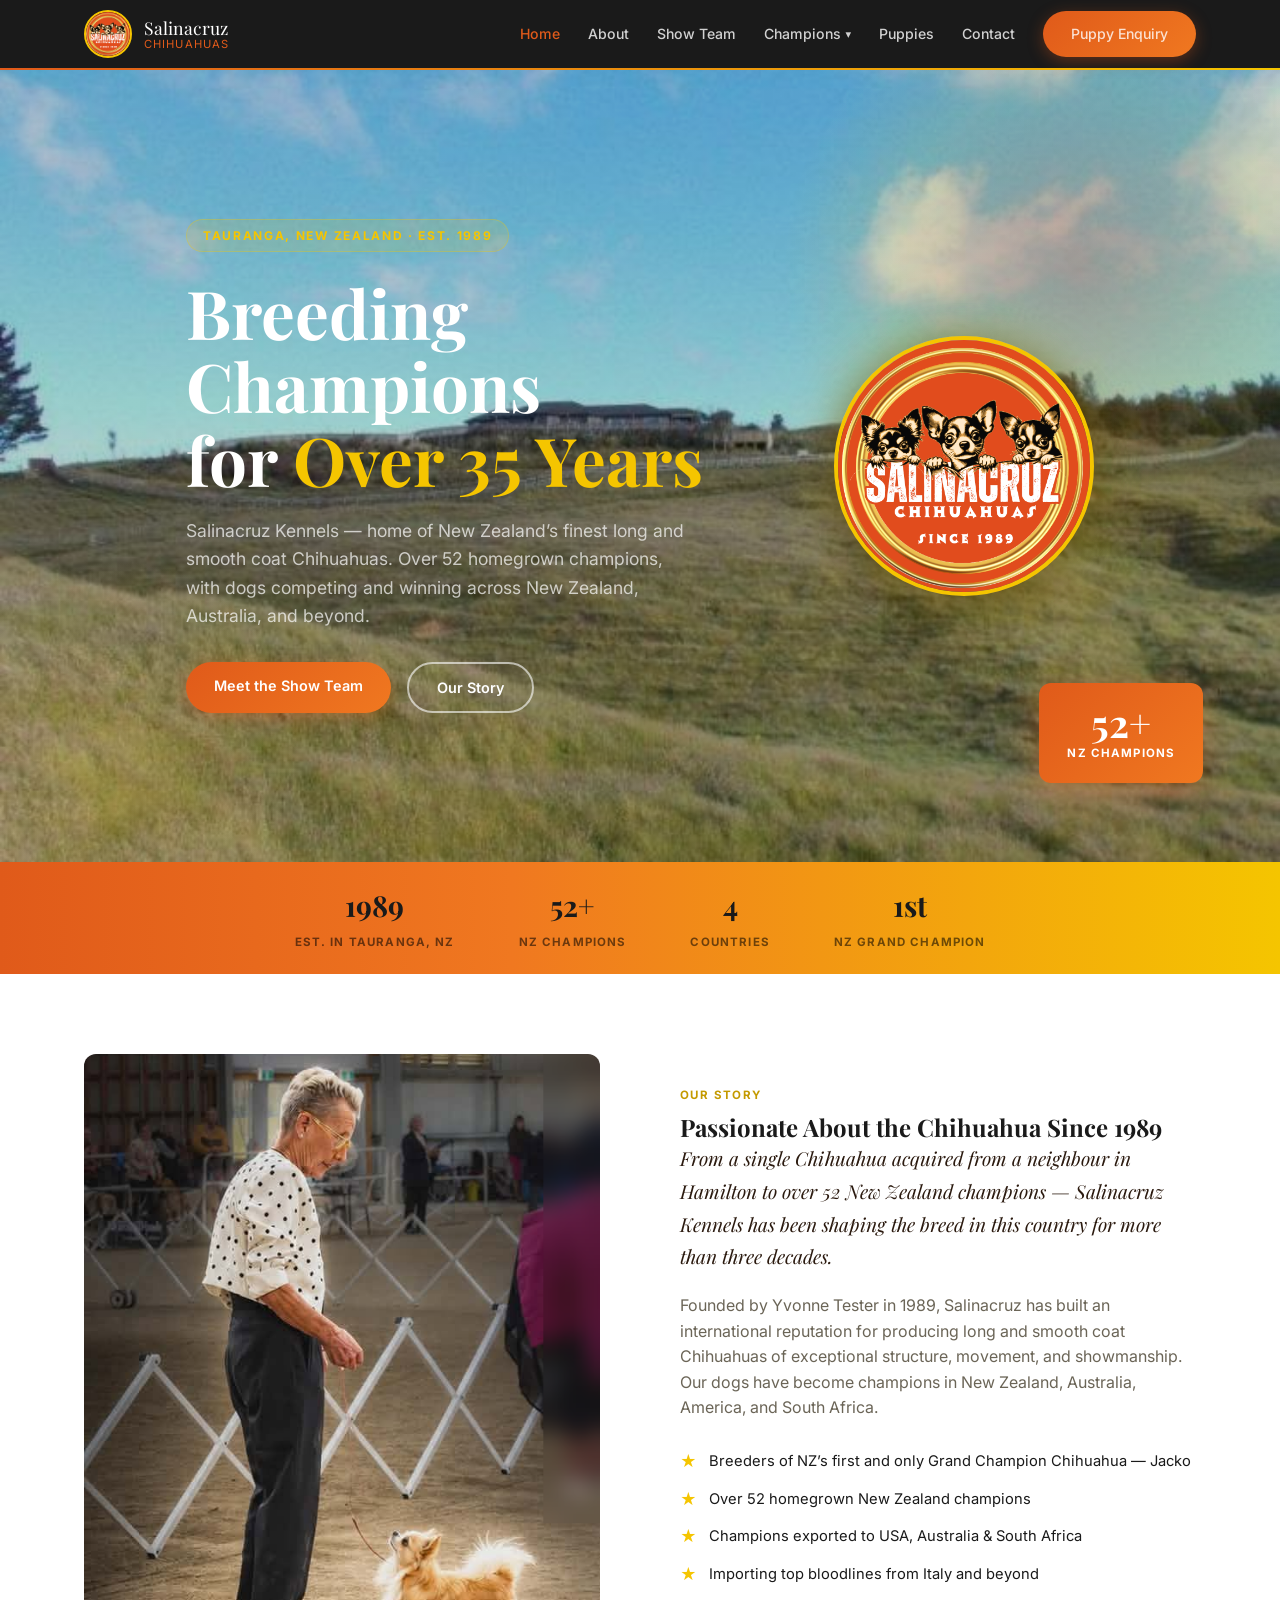
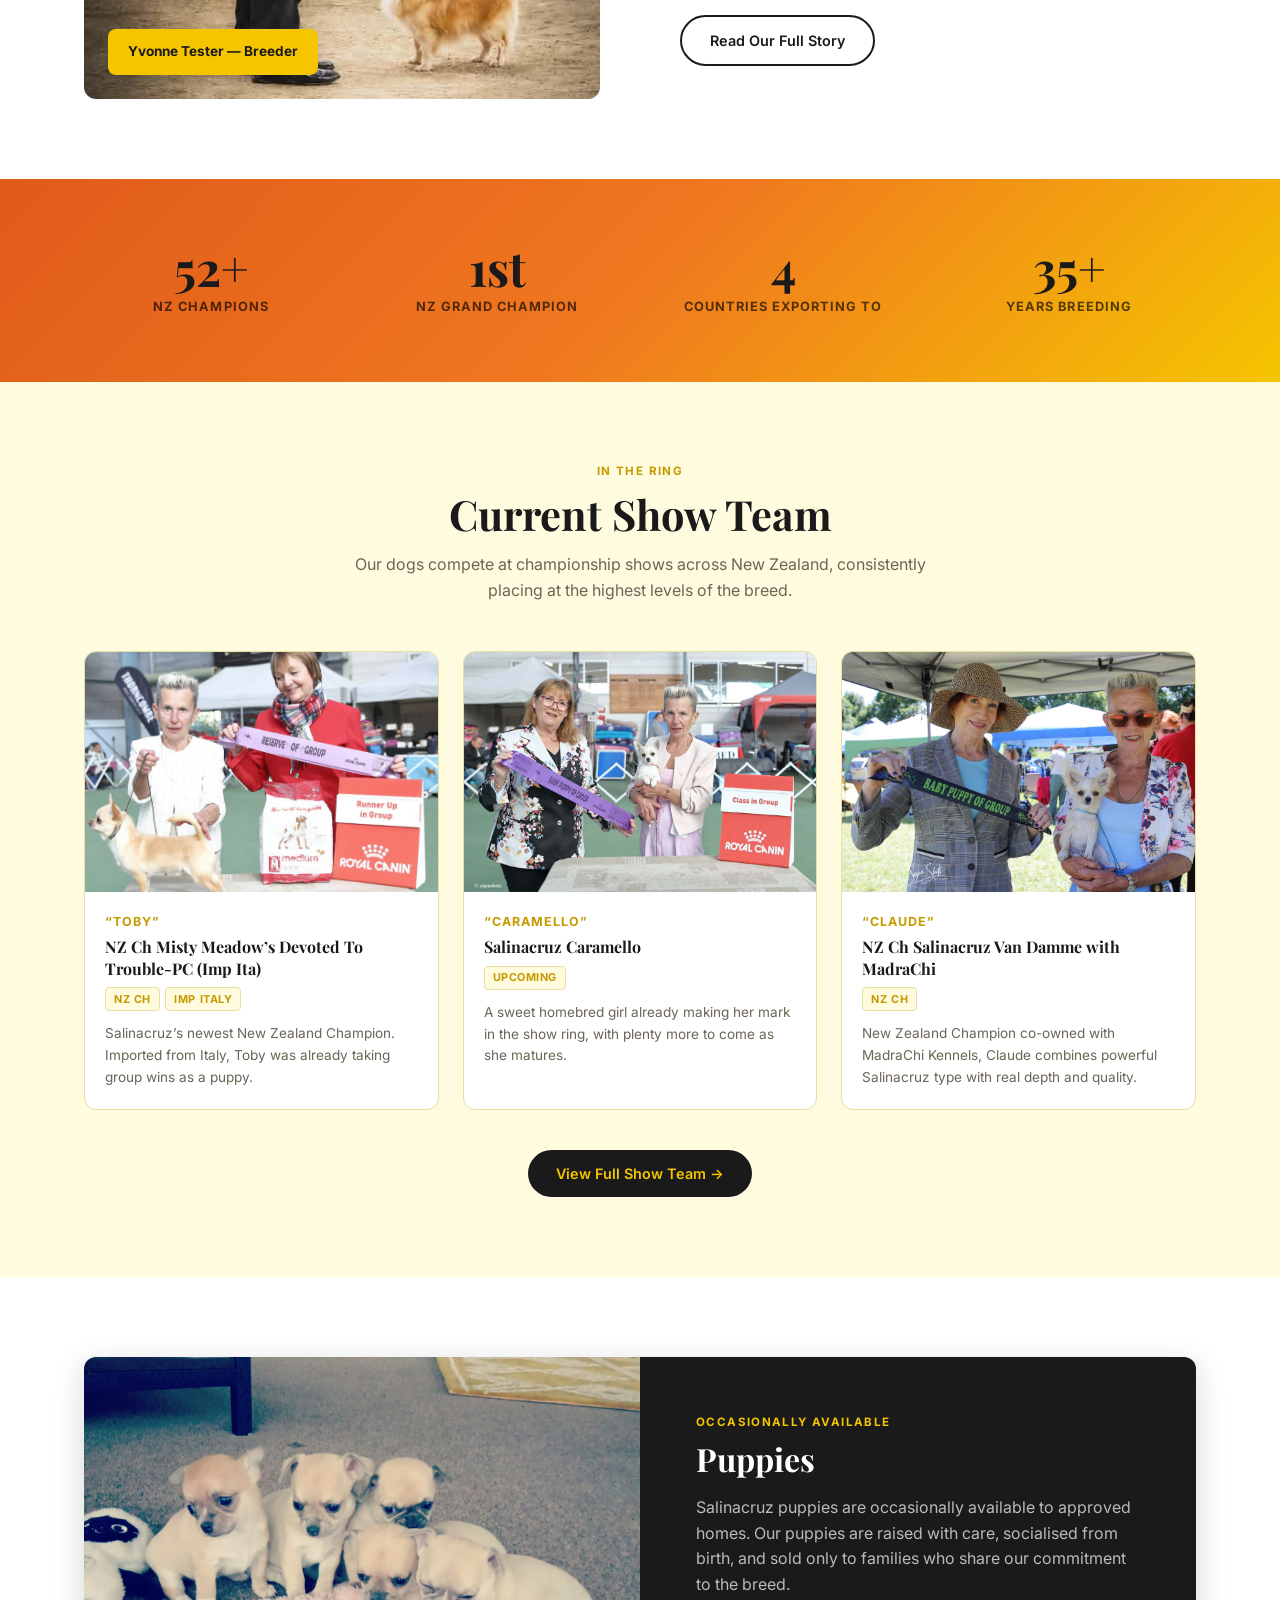
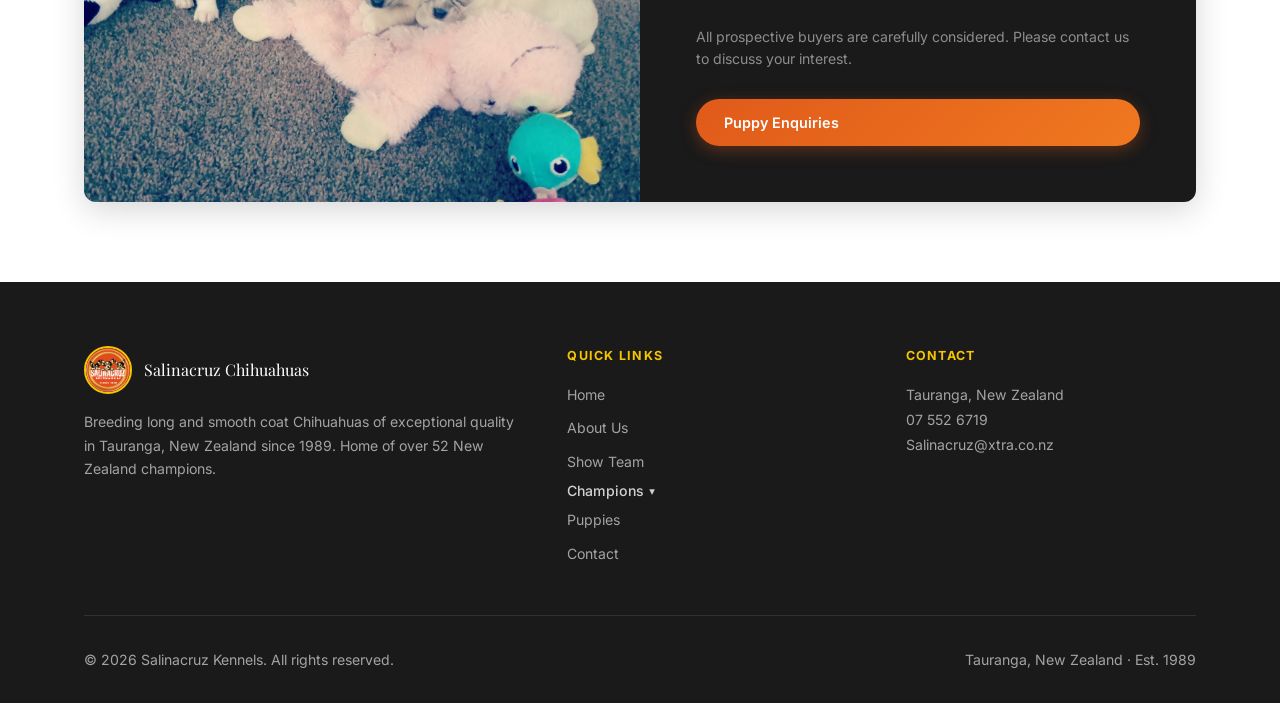
<file: index.html>
﻿<!DOCTYPE html>
<html lang="en">
<head>
  <meta charset="UTF-8" />
  <meta name="viewport" content="width=device-width, initial-scale=1.0" />
  <title>Salinacruz Chihuahuas &mdash; Tauranga, New Zealand</title>
  <link rel="preconnect" href="https://fonts.googleapis.com" />
  <link rel="preconnect" href="https://fonts.gstatic.com" crossorigin />
  <link href="https://fonts.googleapis.com/css2?family=Playfair+Display:ital,wght@0,400;0,700;1,400&family=Inter:wght@300;400;500;600;700&display=swap" rel="stylesheet" />
  <link rel="icon" type="image/png" href="assets/images/logo.png" />
  <link rel="stylesheet" href="css/styles.css" />
  <style>
    .hero__content { max-width: 1160px; display: flex; align-items: center; justify-content: space-between; gap: 3rem; }
    .hero__text { flex: 1; max-width: 600px; }
    .hero__logo-hero { flex-shrink: 0; }
    .hero__logo-hero img { width: 260px; height: 260px; border-radius: 50%; border: 4px solid var(--yellow); box-shadow: 0 0 60px rgba(245,197,0,.35), 0 8px 40px rgba(0,0,0,.5); object-fit: cover; display: block; }
    @media (max-width: 860px) {
      .hero__content { flex-direction: column-reverse; align-items: flex-start; gap: 2rem; }
      .hero__logo-hero img { width: 160px; height: 160px; }
    }
  </style>
</head>
<body>

  <!-- ===== NAV ===== -->
  <header id="site-header">
    <nav class="nav container">
      <a href="index.html" class="nav__logo">
        <img src="assets/images/logo.png" alt="Salinacruz Chihuahuas" class="nav__logo-img" onerror="this.style.display='none'" />
        <div class="nav__logo-name">Salinacruz <span>Chihuahuas</span></div>
      </a>
      <button class="nav__toggle" aria-label="Toggle menu" aria-expanded="false">
        <span></span><span></span><span></span>
      </button>
      <ul class="nav__links">
        <li><a href="index.html" class="active">Home</a></li>
        <li><a href="about.html">About</a></li>
        <li><a href="show-team.html">Show Team</a></li>
        <li class="nav__item">
          <button class="nav__dropdown-btn" aria-expanded="false">Champions</button>
          <ul class="nav__submenu">
            <li><a href="champions.html">Champions</a></li>
            <li><a href="imports.html">Imports</a></li>
          </ul>
        </li>
        <li><a href="puppies.html">Puppies</a></li>
        <li><a href="contact.html">Contact</a></li>
        <li><a href="contact.html" class="btn btn--primary nav__cta">Puppy Enquiry</a></li>
      </ul>
    </nav>
  </header>

  <main>

    <!-- ===== HERO ===== -->
    <section class="hero">
      <div class="hero__bg"></div>
      <div class="hero__photo"></div>
      <div class="hero__accent"></div>
      <div class="hero__accent2"></div>
      <div class="hero__content container">
        <div class="hero__text">
          <span class="hero__eyebrow">Tauranga, New Zealand &middot; Est. 1989</span>
          <h1 class="hero__title">
            Breeding Champions<br>for <em>Over 35 Years</em>
          </h1>
          <p class="hero__subtitle">Salinacruz Kennels — home of New Zealand&rsquo;s finest long and smooth coat Chihuahuas. Over 52 homegrown champions, with dogs competing and winning across New Zealand, Australia, and beyond.</p>
          <div class="hero__ctas">
            <a href="show-team.html" class="btn btn--primary">Meet the Show Team</a>
            <a href="about.html" class="btn btn--outline-light">Our Story</a>
          </div>
        </div>
        <div class="hero__logo-hero">
          <img src="assets/images/logo.png" alt="Salinacruz Chihuahuas" />
        </div>
      </div>
      <div class="hero__badge">
        <span class="hero__badge-num">52+</span>
        <span class="hero__badge-label">NZ Champions</span>
      </div>
    </section>

    <!-- ===== STATS BAR ===== -->
    <div class="stats-bar">
      <div class="container">
        <div class="stats-bar__grid">
          <div class="stat-item">
            <span class="stat-number">1989</span>
            <span class="stat-label">Est. in Tauranga, NZ</span>
          </div>
          <div class="stat-item">
            <span class="stat-number">52+</span>
            <span class="stat-label">NZ Champions</span>
          </div>
          <div class="stat-item">
            <span class="stat-number">4</span>
            <span class="stat-label">Countries</span>
          </div>
          <div class="stat-item">
            <span class="stat-number">1st</span>
            <span class="stat-label">NZ Grand Champion</span>
          </div>
        </div>
      </div>
    </div>

    <!-- ===== ABOUT ===== -->
    <section class="section" id="about">
      <div class="container">
        <div class="about__grid">
          <div class="about__img reveal">
            <img src="assets/images/yvonne.png" alt="Yvonne Tester — Salinacruz Kennels" onerror="this.style.display='none'" />
            <div class="about__img-badge">Yvonne Tester &mdash; Breeder</div>
          </div>
          <div class="about__text reveal">
            <span class="eyebrow">Our Story</span>
            <h2>Passionate About the Chihuahua Since 1989</h2>
            <p class="lead">From a single Chihuahua acquired from a neighbour in Hamilton to over 52 New Zealand champions &mdash; Salinacruz Kennels has been shaping the breed in this country for more than three decades.</p>
            <p>Founded by Yvonne Tester in 1989, Salinacruz has built an international reputation for producing long and smooth coat Chihuahuas of exceptional structure, movement, and showmanship. Our dogs have become champions in New Zealand, Australia, America, and South Africa.</p>
            <div class="about__highlights">
              <div class="highlight">Breeders of NZ&rsquo;s first and only Grand Champion Chihuahua &mdash; Jacko</div>
              <div class="highlight">Over 52 homegrown New Zealand champions</div>
              <div class="highlight">Champions exported to USA, Australia &amp; South Africa</div>
              <div class="highlight">Importing top bloodlines from Italy and beyond</div>
            </div>
            <a href="about.html" class="btn btn--outline">Read Our Full Story</a>
          </div>
        </div>
      </div>
    </section>

    <!-- ===== ACHIEVEMENT BAND ===== -->
    <div class="achieve-band">
      <div class="container">
        <div class="achieve-grid">
          <div class="achieve-item">
            <span class="achieve-num">52+</span>
            <span class="achieve-label">NZ Champions</span>
          </div>
          <div class="achieve-item">
            <span class="achieve-num">1st</span>
            <span class="achieve-label">NZ Grand Champion</span>
          </div>
          <div class="achieve-item">
            <span class="achieve-num">4</span>
            <span class="achieve-label">Countries Exporting To</span>
          </div>
          <div class="achieve-item">
            <span class="achieve-num">35+</span>
            <span class="achieve-label">Years Breeding</span>
          </div>
        </div>
      </div>
    </div>

    <!-- ===== SHOW TEAM PREVIEW ===== -->
    <section class="section section--alt">
      <div class="container">
        <div class="section__header reveal">
          <span class="eyebrow">In the Ring</span>
          <h2>Current Show Team</h2>
          <p class="section__desc">Our dogs compete at championship shows across New Zealand, consistently placing at the highest levels of the breed.</p>
        </div>
        <div class="dogs-grid">

          <div class="dog-card reveal">
            <div class="dog-card__photo">
              <img src="assets/images/dog-toby.jpg" alt="Toby" onerror="this.style.display='none'" />
              <div class="dog-card__photo-placeholder">&#128054;</div>
            </div>
            <div class="dog-card__body">
              <div class="dog-card__nickname">&ldquo;Toby&rdquo;</div>
              <h3 class="dog-card__name">NZ Ch Misty Meadow&rsquo;s Devoted To Trouble-PC (Imp Ita)</h3>
              <div class="dog-card__titles">
                <span class="dog-card__title-badge">NZ Ch</span>
                <span class="dog-card__title-badge">Imp Italy</span>
              </div>
              <p class="dog-card__desc">Salinacruz&rsquo;s newest New Zealand Champion. Imported from Italy, Toby was already taking group wins as a puppy.</p>
            </div>
          </div>

          <div class="dog-card reveal">
            <div class="dog-card__photo">
              <img src="assets/images/dog-caramello.jpg" alt="Caramello" onerror="this.style.display='none'" />
              <div class="dog-card__photo-placeholder">&#128054;</div>
            </div>
            <div class="dog-card__body">
              <div class="dog-card__nickname">&ldquo;Caramello&rdquo;</div>
              <h3 class="dog-card__name">Salinacruz Caramello</h3>
              <div class="dog-card__titles">
                <span class="dog-card__title-badge">Upcoming</span>
              </div>
              <p class="dog-card__desc">A sweet homebred girl already making her mark in the show ring, with plenty more to come as she matures.</p>
            </div>
          </div>

          <div class="dog-card reveal">
            <div class="dog-card__photo">
              <img src="assets/images/dog-claude.jpg" alt="Claude" onerror="this.style.display='none'" />
              <div class="dog-card__photo-placeholder">&#128054;</div>
            </div>
            <div class="dog-card__body">
              <div class="dog-card__nickname">&ldquo;Claude&rdquo;</div>
              <h3 class="dog-card__name">NZ Ch Salinacruz Van Damme with MadraChi</h3>
              <div class="dog-card__titles">
                <span class="dog-card__title-badge">NZ Ch</span>
              </div>
              <p class="dog-card__desc">New Zealand Champion co-owned with MadraChi Kennels, Claude combines powerful Salinacruz type with real depth and quality.</p>
            </div>
          </div>

        </div>
        <div class="reveal" style="text-align:center; margin-top:2.5rem;">
          <a href="show-team.html" class="btn btn--dark">View Full Show Team &rarr;</a>
        </div>
      </div>
    </section>

    <!-- ===== PUPPIES CTA ===== -->
    <section class="section">
      <div class="container">
        <div class="puppies-cta reveal">
          <div class="puppies-cta__img">
            <img src="assets/images/puppies.jpg" alt="Salinacruz puppies" />
          </div>
          <div class="puppies-cta__text">
            <span class="eyebrow" style="color:var(--yellow);">Occasionally Available</span>
            <h2>Puppies</h2>
            <p>Salinacruz puppies are occasionally available to approved homes. Our puppies are raised with care, socialised from birth, and sold only to families who share our commitment to the breed.</p>
            <p style="margin-bottom:1.75rem; color:rgba(255,255,255,.5); font-size:.88rem;">All prospective buyers are carefully considered. Please contact us to discuss your interest.</p>
            <a href="puppies.html" class="btn btn--primary">Puppy Enquiries</a>
          </div>
        </div>
      </div>
    </section>

  </main>

  <!-- ===== FOOTER ===== -->
  <footer class="footer">
    <div class="container">
      <div class="footer__grid">
        <div>
          <div class="footer__logo">
            <img src="assets/images/logo.png" alt="Salinacruz Chihuahuas" class="footer__logo-img" onerror="this.style.display='none'" />
            <div class="footer__logo-name">Salinacruz Chihuahuas</div>
          </div>
          <p>Breeding long and smooth coat Chihuahuas of exceptional quality in Tauranga, New Zealand since 1989. Home of over 52 New Zealand champions.</p>
        </div>
        <div>
          <h5>Quick Links</h5>
          <ul class="footer__links">
            <li><a href="index.html">Home</a></li>
            <li><a href="about.html">About Us</a></li>
            <li><a href="show-team.html">Show Team</a></li>
            <li class="nav__item">
          <button class="nav__dropdown-btn" aria-expanded="false">Champions</button>
          <ul class="nav__submenu">
            <li><a href="champions.html">Champions</a></li>
            <li><a href="imports.html">Imports</a></li>
          </ul>
        </li>
            <li><a href="puppies.html">Puppies</a></li>
            <li><a href="contact.html">Contact</a></li>
          </ul>
        </div>
        <div class="footer__contact">
          <h5>Contact</h5>
          <p>Tauranga, New Zealand</p>
          <a href="tel:075526719">07 552 6719</a>
          <a href="mailto:Salinacruz@xtra.co.nz">Salinacruz@xtra.co.nz</a>
        </div>
      </div>
      <div class="footer__bottom">
        <p>&copy; 2026 Salinacruz Kennels. All rights reserved.</p>
        <p>Tauranga, New Zealand &middot; Est. 1989</p>
      </div>
    </div>
  </footer>

  <script src="js/nav.js"></script>
</body>
</html>
</file>
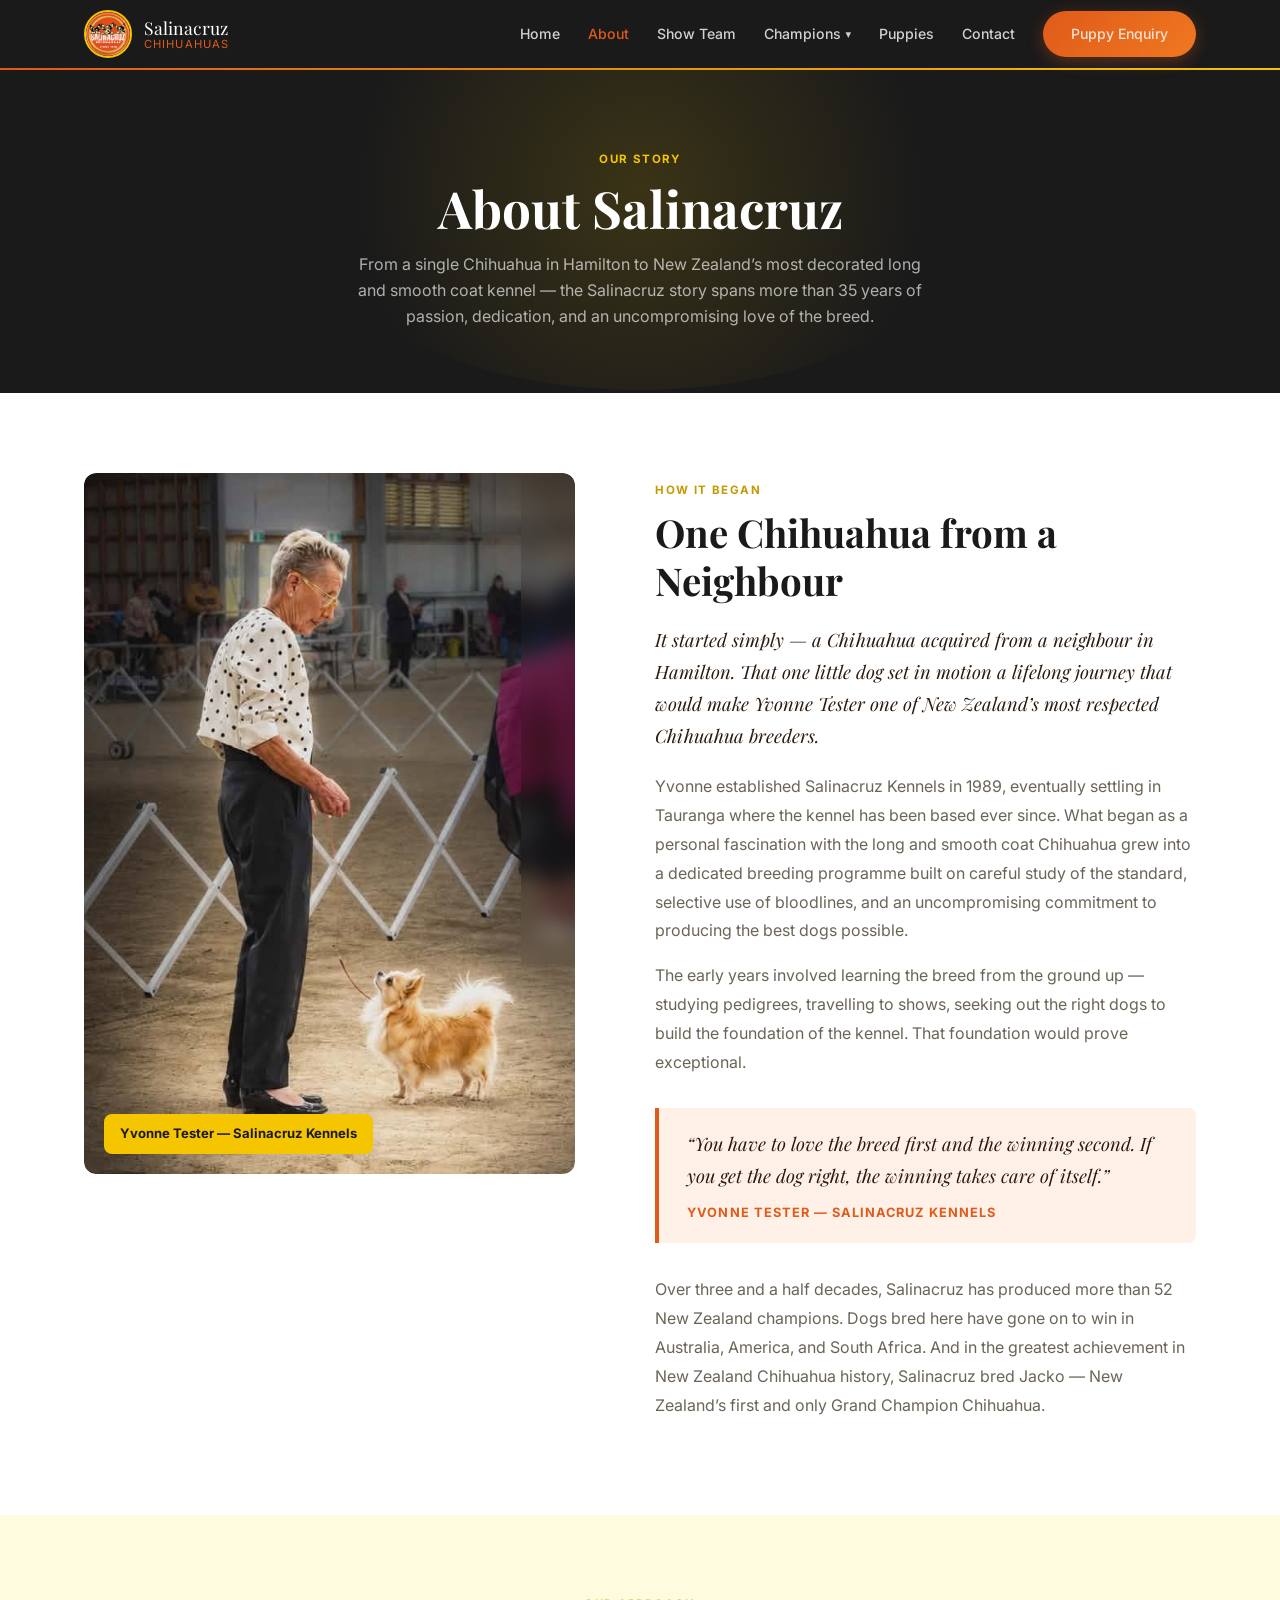
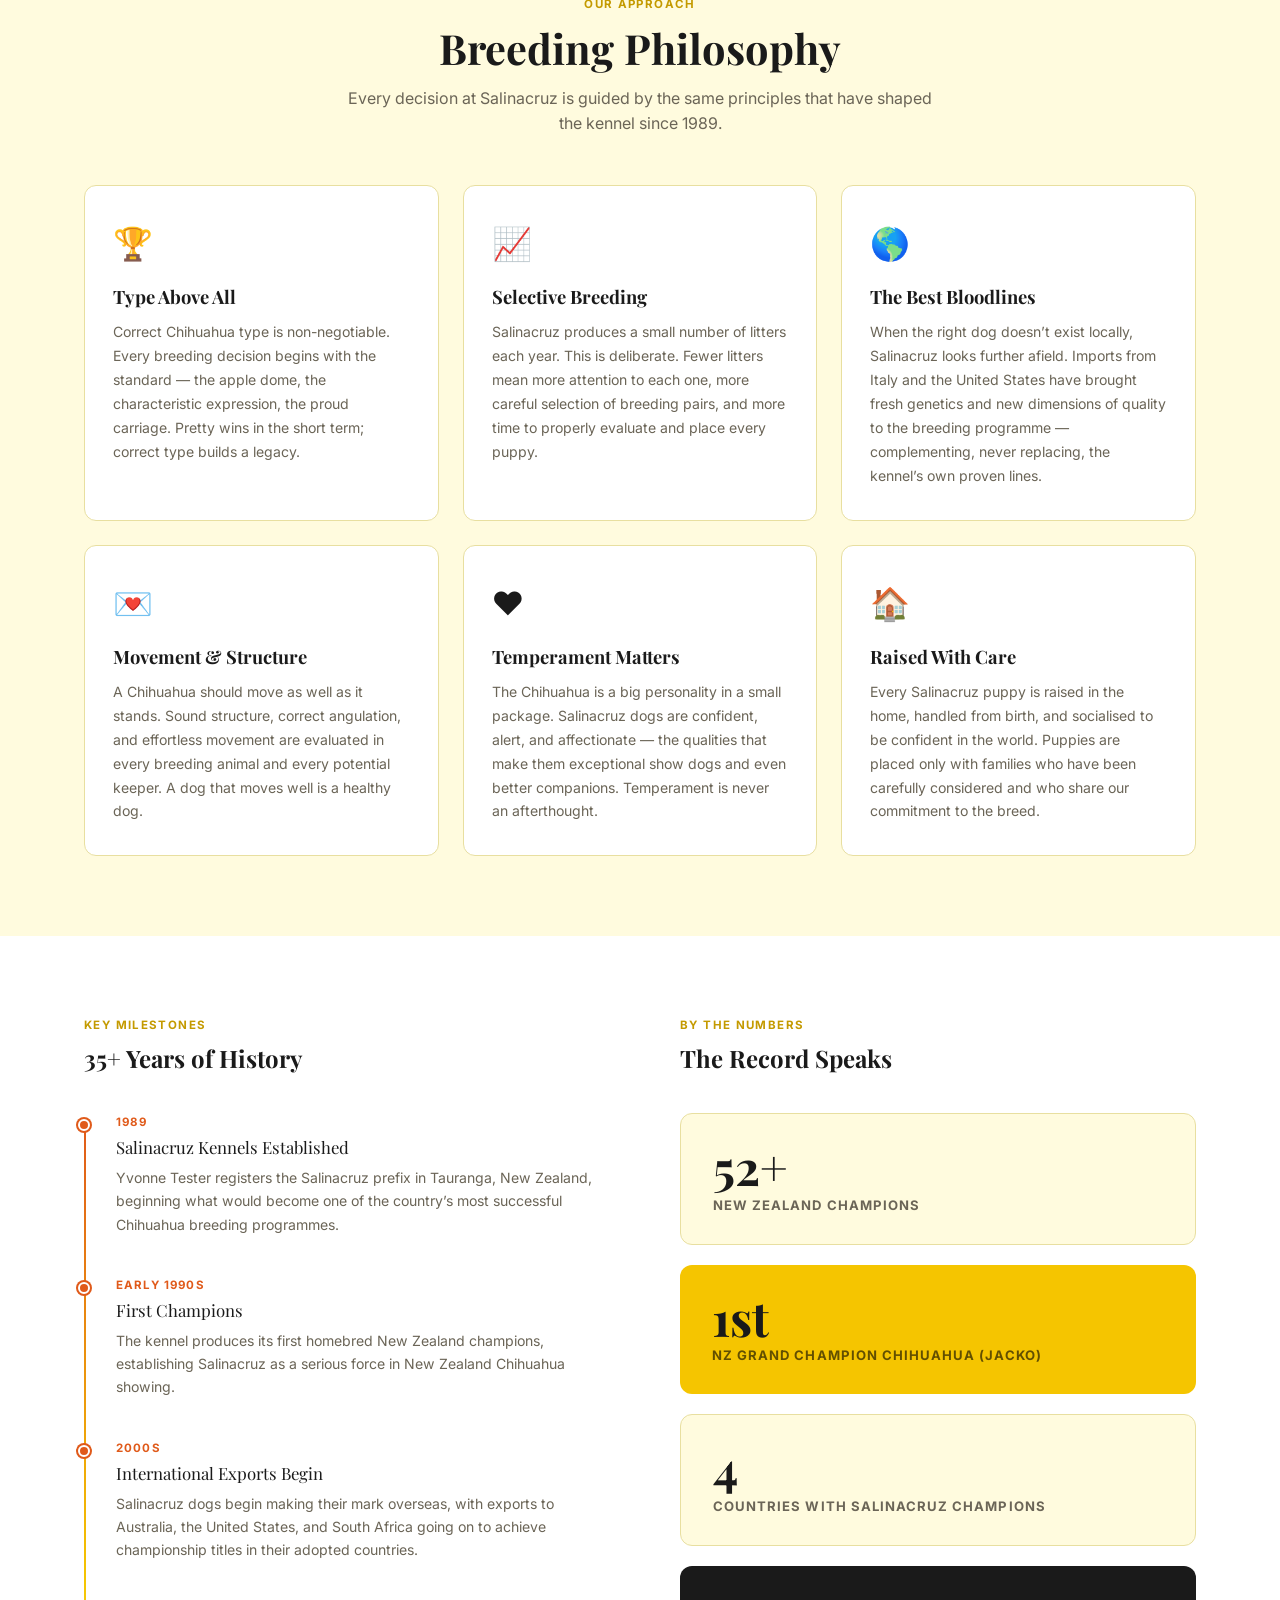
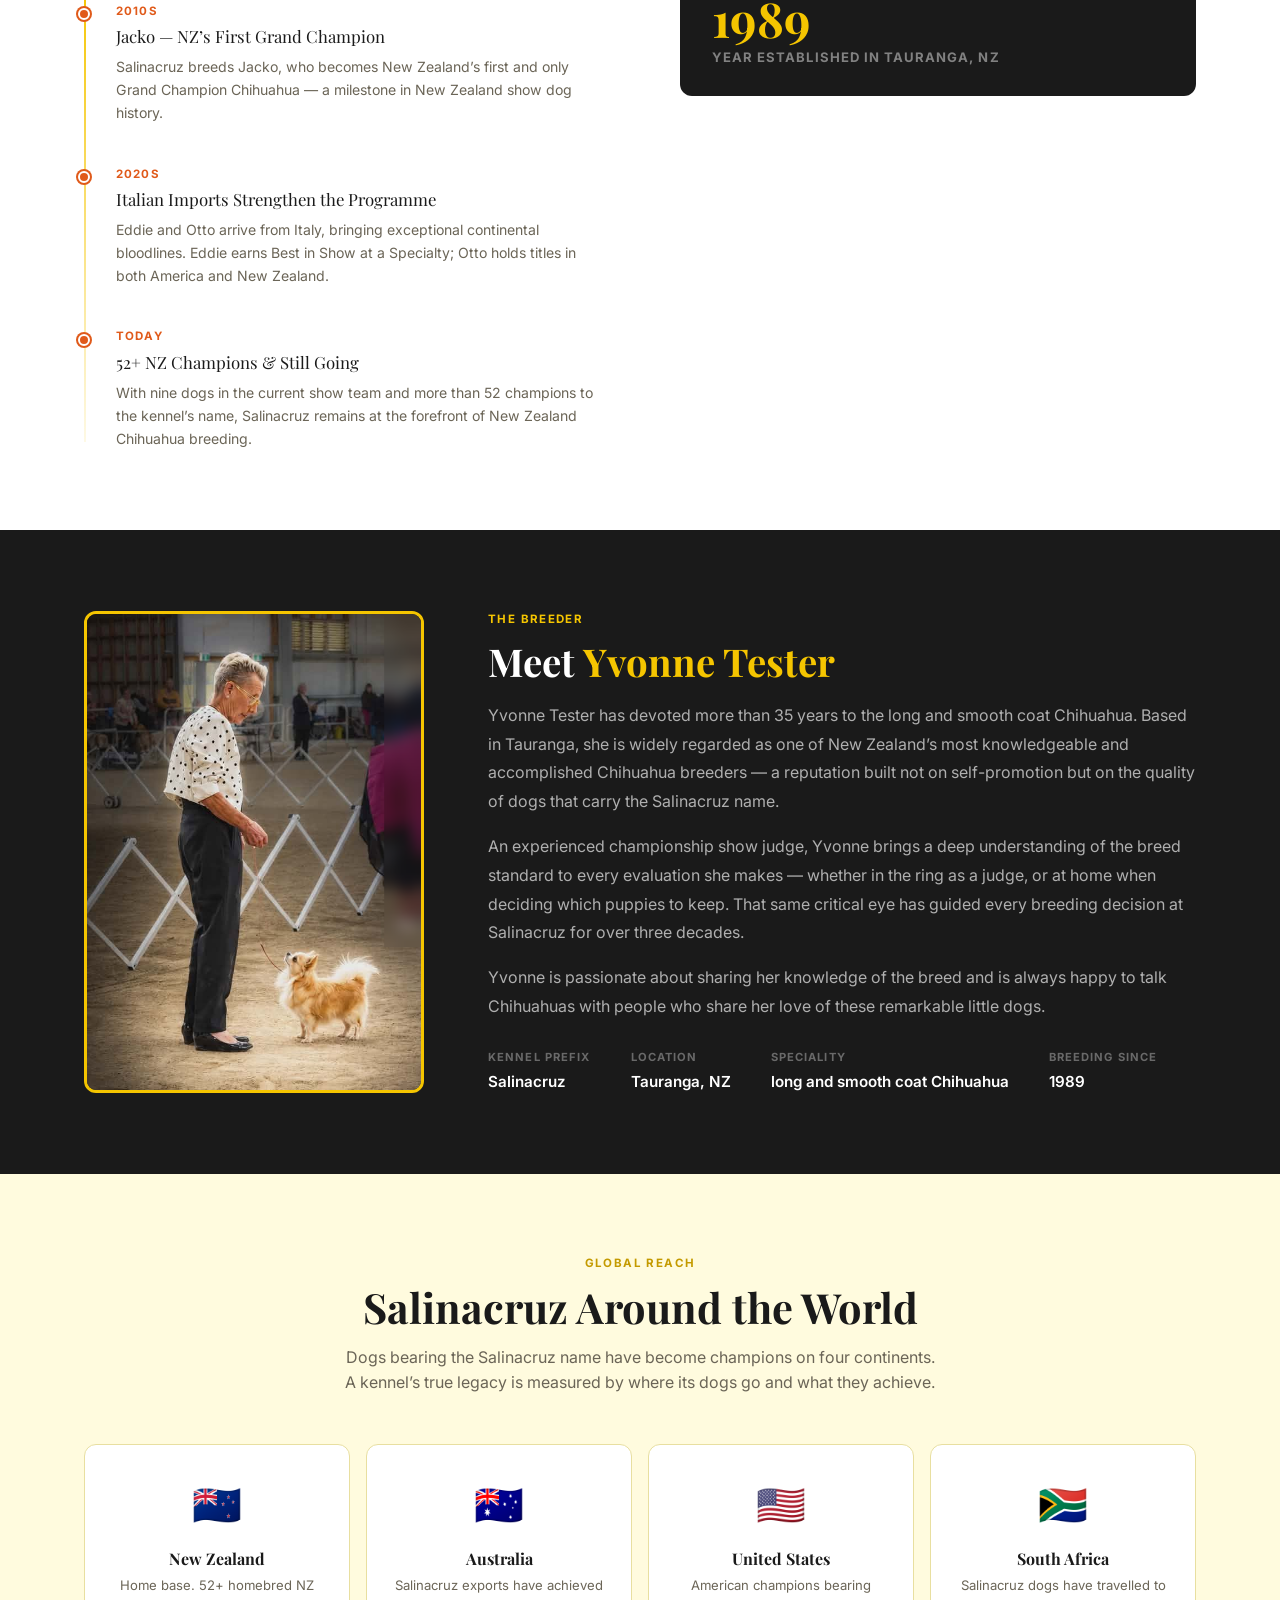
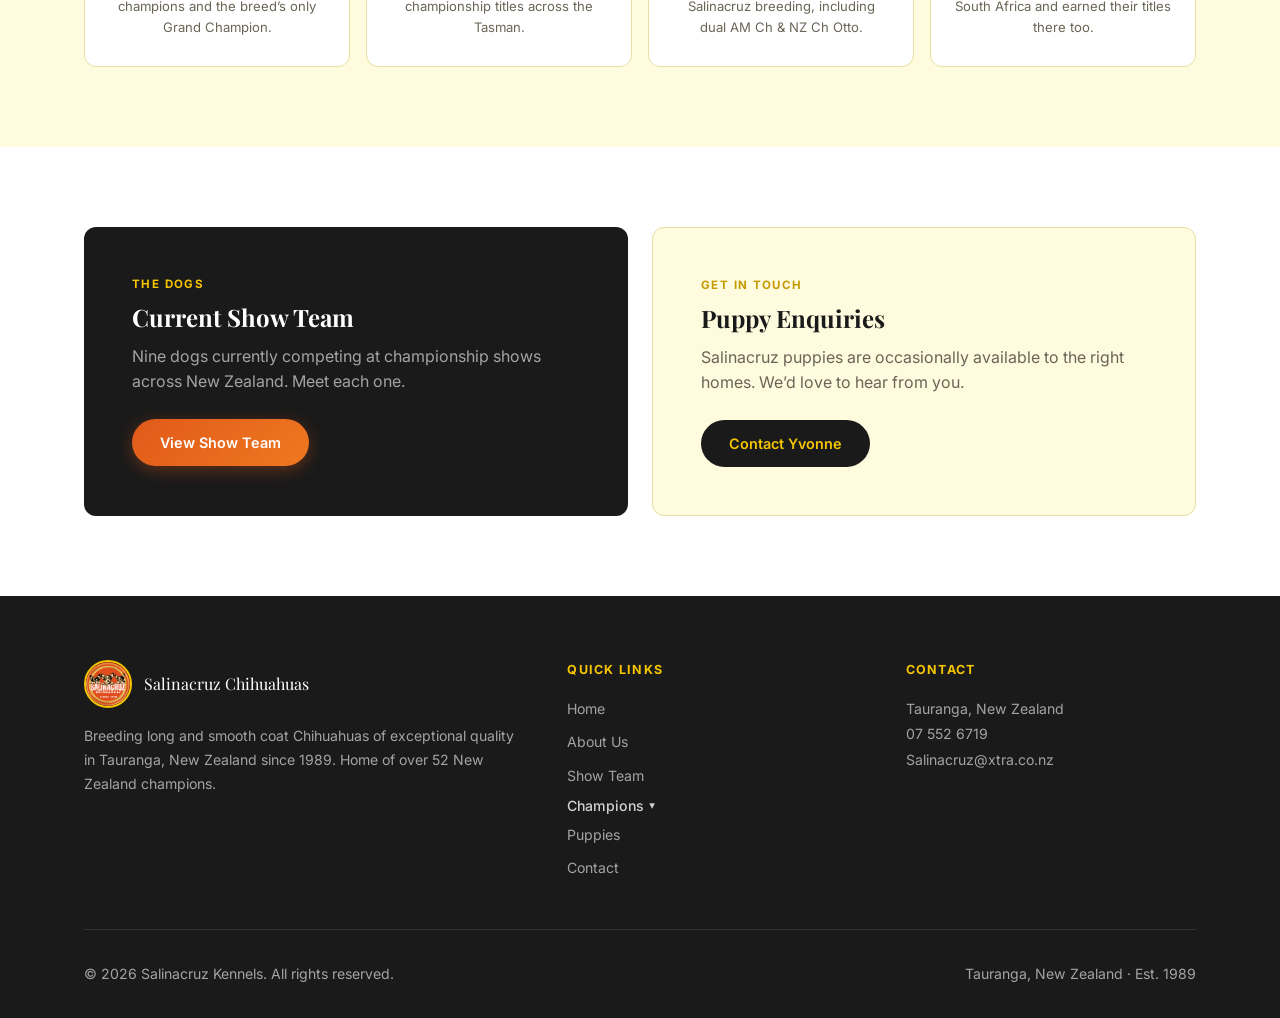
<file: about.html>
﻿<!DOCTYPE html>
<html lang="en">
<head>
  <meta charset="UTF-8" />
  <meta name="viewport" content="width=device-width, initial-scale=1.0" />
  <title>About &mdash; Salinacruz Chihuahuas</title>
  <link rel="preconnect" href="https://fonts.googleapis.com" />
  <link rel="preconnect" href="https://fonts.gstatic.com" crossorigin />
  <link href="https://fonts.googleapis.com/css2?family=Playfair+Display:ital,wght@0,400;0,700;1,400&family=Inter:wght@300;400;500;600;700&display=swap" rel="stylesheet" />
  <link rel="icon" type="image/png" href="assets/images/logo.png" />
  <link rel="stylesheet" href="css/styles.css" />
  <style>

    /* ---- STORY SECTION ---- */
    .story__grid { display: grid; grid-template-columns: 1fr 1.1fr; gap: 5rem; align-items: start; }
    .story__img { position: relative; border-radius: var(--r); overflow: hidden; }
    .story__img img { width: 100%; display: block; object-fit: cover; border-radius: var(--r); }
    .story__img-placeholder { width: 100%; aspect-ratio: 4/5; background: var(--yellow-light); border-radius: var(--r); display: flex; align-items: center; justify-content: center; font-size: 5rem; color: var(--yellow-dark); opacity: .25; }
    .story__img-caption { position: absolute; bottom: 1.25rem; left: 1.25rem; background: var(--yellow); color: var(--black); font-size: .82rem; font-weight: 700; padding: .6rem 1rem; border-radius: var(--r-sm); box-shadow: var(--shadow); }
    .story__text { padding-top: .5rem; }
    .story__text h2 { font-size: clamp(1.7rem, 3.5vw, 2.4rem); margin-bottom: 1.25rem; }
    .story__text .lead { font-family: var(--serif); font-size: 1.15rem; font-style: italic; color: var(--dark); line-height: 1.75; margin-bottom: 1.25rem; }
    .story__text p { color: var(--muted); line-height: 1.8; margin-bottom: 1rem; }

    /* ---- PULL QUOTE ---- */
    .pull-quote { border-left: 4px solid var(--orange); padding: 1.25rem 1.75rem; margin: 2rem 0; background: var(--orange-light); border-radius: 0 var(--r-sm) var(--r-sm) 0; }
    .pull-quote p { font-family: var(--serif); font-size: 1.15rem; font-style: italic; color: var(--dark); line-height: 1.7; margin: 0; }
    .pull-quote cite { display: block; font-size: .8rem; font-weight: 700; letter-spacing: .08em; text-transform: uppercase; color: var(--orange); margin-top: .75rem; font-style: normal; }

    /* ---- MILESTONES ---- */
    .milestones { position: relative; padding-left: 2rem; }
    .milestones::before { content: ''; position: absolute; left: 0; top: .5rem; bottom: .5rem; width: 2px; background: linear-gradient(to bottom, var(--orange), var(--yellow), rgba(245,197,0,.1)); }
    .milestone { position: relative; padding-bottom: 2.5rem; }
    .milestone:last-child { padding-bottom: 0; }
    .milestone::before { content: ''; position: absolute; left: -2.4rem; top: .4rem; width: 12px; height: 12px; border-radius: 50%; background: var(--orange); border: 2px solid var(--white); box-shadow: 0 0 0 2px var(--orange); }
    .milestone__year { font-size: .72rem; font-weight: 700; letter-spacing: .1em; text-transform: uppercase; color: var(--orange); margin-bottom: .2rem; }
    .milestone__title { font-family: var(--serif); font-size: 1.05rem; color: var(--black); margin-bottom: .3rem; }
    .milestone__desc { font-size: .88rem; color: var(--muted); line-height: 1.65; }

    /* ---- PHILOSOPHY GRID ---- */
    .philosophy-grid { display: grid; grid-template-columns: repeat(3, 1fr); gap: 1.5rem; margin-top: 3rem; }
    .philosophy-card { background: var(--white); border: 1px solid var(--border); border-radius: var(--r); padding: 2rem 1.75rem; }
    .philosophy-card__icon { font-size: 2rem; margin-bottom: 1rem; }
    .philosophy-card h3 { font-family: var(--serif); font-size: 1.15rem; margin-bottom: .75rem; }
    .philosophy-card p { font-size: .88rem; color: var(--muted); line-height: 1.7; }

    /* ---- INTERNATIONAL ---- */
    .international__grid { display: grid; grid-template-columns: repeat(4, 1fr); gap: 1rem; }
    .country-card { background: var(--white); border: 1px solid var(--border); border-radius: var(--r); padding: 1.75rem 1.5rem; text-align: center; }
    .country-card__flag { font-size: 2.5rem; margin-bottom: .75rem; }
    .country-card h4 { font-family: var(--serif); font-size: 1rem; margin-bottom: .4rem; }
    .country-card p { font-size: .82rem; color: var(--muted); }

    /* ---- YVONNE PROFILE ---- */
    .profile-band { background: var(--black); padding: 5rem 0; }
    .profile-band__grid { display: grid; grid-template-columns: 340px 1fr; gap: 4rem; align-items: center; }
    .profile-band__img { border-radius: var(--r); overflow: hidden; border: 3px solid var(--yellow); }
    .profile-band__img img { width: 100%; display: block; object-fit: cover; }
    .profile-band__img-placeholder { width: 100%; aspect-ratio: 1; background: rgba(245,197,0,.08); display: flex; align-items: center; justify-content: center; font-size: 5rem; opacity: .3; }
    .profile-band__text h2 { font-size: clamp(1.8rem, 3vw, 2.4rem); color: var(--white); margin-bottom: 1rem; }
    .profile-band__text h2 em { color: var(--yellow); font-style: normal; }
    .profile-band__text p { color: rgba(255,255,255,.65); line-height: 1.8; margin-bottom: 1rem; }
    .profile-band__text .eyebrow { color: var(--yellow); }
    .profile-detail { display: flex; gap: 2.5rem; margin-top: 1.75rem; flex-wrap: wrap; }
    .profile-detail__item { }
    .profile-detail__label { font-size: .7rem; font-weight: 700; letter-spacing: .1em; text-transform: uppercase; color: rgba(255,255,255,.35); margin-bottom: .2rem; }
    .profile-detail__value { font-size: .95rem; font-weight: 600; color: var(--white); }

    @media (max-width: 900px) {
      .story__grid { grid-template-columns: 1fr; gap: 2.5rem; }
      .philosophy-grid { grid-template-columns: 1fr 1fr; }
      .international__grid { grid-template-columns: repeat(2, 1fr); }
      .profile-band__grid { grid-template-columns: 1fr; }
      .profile-band__img { max-width: 320px; }
    }
    @media (max-width: 580px) {
      .philosophy-grid { grid-template-columns: 1fr; }
      .international__grid { grid-template-columns: 1fr 1fr; }
    }
  </style>
</head>
<body>

  <!-- ===== NAV ===== -->
  <header id="site-header">
    <nav class="nav container">
      <a href="index.html" class="nav__logo">
        <img src="assets/images/logo.png" alt="Salinacruz Chihuahuas" class="nav__logo-img" onerror="this.style.display='none'" />
        <div class="nav__logo-name">Salinacruz <span>Chihuahuas</span></div>
      </a>
      <button class="nav__toggle" aria-label="Toggle menu" aria-expanded="false">
        <span></span><span></span><span></span>
      </button>
      <ul class="nav__links">
        <li><a href="index.html">Home</a></li>
        <li><a href="about.html" class="active">About</a></li>
        <li><a href="show-team.html">Show Team</a></li>
        <li class="nav__item">
          <button class="nav__dropdown-btn" aria-expanded="false">Champions</button>
          <ul class="nav__submenu">
            <li><a href="champions.html">Champions</a></li>
            <li><a href="imports.html">Imports</a></li>
          </ul>
        </li>
        <li><a href="puppies.html">Puppies</a></li>
        <li><a href="contact.html">Contact</a></li>
        <li><a href="contact.html" class="btn btn--primary nav__cta">Puppy Enquiry</a></li>
      </ul>
    </nav>
  </header>

  <main>

    <!-- ===== PAGE HERO ===== -->
    <section class="page-hero">
      <div class="container">
        <span class="eyebrow">Our Story</span>
        <h1>About Salinacruz</h1>
        <p>From a single Chihuahua in Hamilton to New Zealand&rsquo;s most decorated long and smooth coat kennel &mdash; the Salinacruz story spans more than 35 years of passion, dedication, and an uncompromising love of the breed.</p>
      </div>
    </section>

    <!-- ===== ORIGIN STORY ===== -->
    <section class="section">
      <div class="container">
        <div class="story__grid">
          <div class="story__img reveal">
            <img src="assets/images/yvonne.png" alt="Yvonne Tester with her Chihuahuas" />
            <div class="story__img-caption">Yvonne Tester &mdash; Salinacruz Kennels</div>
          </div>
          <div class="story__text reveal">
            <span class="eyebrow">How It Began</span>
            <h2>One Chihuahua from a Neighbour</h2>
            <p class="lead">It started simply &mdash; a Chihuahua acquired from a neighbour in Hamilton. That one little dog set in motion a lifelong journey that would make Yvonne Tester one of New Zealand&rsquo;s most respected Chihuahua breeders.</p>
            <p>Yvonne established Salinacruz Kennels in 1989, eventually settling in Tauranga where the kennel has been based ever since. What began as a personal fascination with the long and smooth coat Chihuahua grew into a dedicated breeding programme built on careful study of the standard, selective use of bloodlines, and an uncompromising commitment to producing the best dogs possible.</p>
            <p>The early years involved learning the breed from the ground up &mdash; studying pedigrees, travelling to shows, seeking out the right dogs to build the foundation of the kennel. That foundation would prove exceptional.</p>

            <div class="pull-quote">
              <p>&ldquo;You have to love the breed first and the winning second. If you get the dog right, the winning takes care of itself.&rdquo;</p>
              <cite>Yvonne Tester &mdash; Salinacruz Kennels</cite>
            </div>

            <p>Over three and a half decades, Salinacruz has produced more than 52 New Zealand champions. Dogs bred here have gone on to win in Australia, America, and South Africa. And in the greatest achievement in New Zealand Chihuahua history, Salinacruz bred Jacko &mdash; New Zealand&rsquo;s first and only Grand Champion Chihuahua.</p>
          </div>
        </div>
      </div>
    </section>

    <!-- ===== PHILOSOPHY ===== -->
    <section class="section section--alt">
      <div class="container">
        <div class="section__header reveal">
          <span class="eyebrow">Our Approach</span>
          <h2>Breeding Philosophy</h2>
          <p class="section__desc">Every decision at Salinacruz is guided by the same principles that have shaped the kennel since 1989.</p>
        </div>
        <div class="philosophy-grid">

          <div class="philosophy-card reveal">
            <div class="philosophy-card__icon">&#127942;</div>
            <h3>Type Above All</h3>
            <p>Correct Chihuahua type is non-negotiable. Every breeding decision begins with the standard &mdash; the apple dome, the characteristic expression, the proud carriage. Pretty wins in the short term; correct type builds a legacy.</p>
          </div>

          <div class="philosophy-card reveal">
            <div class="philosophy-card__icon">&#128200;</div>
            <h3>Selective Breeding</h3>
            <p>Salinacruz produces a small number of litters each year. This is deliberate. Fewer litters mean more attention to each one, more careful selection of breeding pairs, and more time to properly evaluate and place every puppy.</p>
          </div>

          <div class="philosophy-card reveal">
            <div class="philosophy-card__icon">&#127758;</div>
            <h3>The Best Bloodlines</h3>
            <p>When the right dog doesn&rsquo;t exist locally, Salinacruz looks further afield. Imports from Italy and the United States have brought fresh genetics and new dimensions of quality to the breeding programme &mdash; complementing, never replacing, the kennel&rsquo;s own proven lines.</p>
          </div>

          <div class="philosophy-card reveal">
            <div class="philosophy-card__icon">&#128140;</div>
            <h3>Movement &amp; Structure</h3>
            <p>A Chihuahua should move as well as it stands. Sound structure, correct angulation, and effortless movement are evaluated in every breeding animal and every potential keeper. A dog that moves well is a healthy dog.</p>
          </div>

          <div class="philosophy-card reveal">
            <div class="philosophy-card__icon">&#10084;&#65039;</div>
            <h3>Temperament Matters</h3>
            <p>The Chihuahua is a big personality in a small package. Salinacruz dogs are confident, alert, and affectionate &mdash; the qualities that make them exceptional show dogs and even better companions. Temperament is never an afterthought.</p>
          </div>

          <div class="philosophy-card reveal">
            <div class="philosophy-card__icon">&#127968;</div>
            <h3>Raised With Care</h3>
            <p>Every Salinacruz puppy is raised in the home, handled from birth, and socialised to be confident in the world. Puppies are placed only with families who have been carefully considered and who share our commitment to the breed.</p>
          </div>

        </div>
      </div>
    </section>

    <!-- ===== MILESTONES ===== -->
    <section class="section">
      <div class="container">
        <div style="display:grid; grid-template-columns:1fr 1fr; gap:5rem; align-items:start;">
          <div class="reveal">
            <span class="eyebrow">Key Milestones</span>
            <h2 style="margin-bottom:2.5rem;">35+ Years of History</h2>
            <div class="milestones">
              <div class="milestone">
                <div class="milestone__year">1989</div>
                <div class="milestone__title">Salinacruz Kennels Established</div>
                <div class="milestone__desc">Yvonne Tester registers the Salinacruz prefix in Tauranga, New Zealand, beginning what would become one of the country&rsquo;s most successful Chihuahua breeding programmes.</div>
              </div>
              <div class="milestone">
                <div class="milestone__year">Early 1990s</div>
                <div class="milestone__title">First Champions</div>
                <div class="milestone__desc">The kennel produces its first homebred New Zealand champions, establishing Salinacruz as a serious force in New Zealand Chihuahua showing.</div>
              </div>
              <div class="milestone">
                <div class="milestone__year">2000s</div>
                <div class="milestone__title">International Exports Begin</div>
                <div class="milestone__desc">Salinacruz dogs begin making their mark overseas, with exports to Australia, the United States, and South Africa going on to achieve championship titles in their adopted countries.</div>
              </div>
              <div class="milestone">
                <div class="milestone__year">2010s</div>
                <div class="milestone__title">Jacko &mdash; NZ&rsquo;s First Grand Champion</div>
                <div class="milestone__desc">Salinacruz breeds Jacko, who becomes New Zealand&rsquo;s first and only Grand Champion Chihuahua &mdash; a milestone in New Zealand show dog history.</div>
              </div>
              <div class="milestone">
                <div class="milestone__year">2020s</div>
                <div class="milestone__title">Italian Imports Strengthen the Programme</div>
                <div class="milestone__desc">Eddie and Otto arrive from Italy, bringing exceptional continental bloodlines. Eddie earns Best in Show at a Specialty; Otto holds titles in both America and New Zealand.</div>
              </div>
              <div class="milestone">
                <div class="milestone__year">Today</div>
                <div class="milestone__title">52+ NZ Champions &amp; Still Going</div>
                <div class="milestone__desc">With nine dogs in the current show team and more than 52 champions to the kennel&rsquo;s name, Salinacruz remains at the forefront of New Zealand Chihuahua breeding.</div>
              </div>
            </div>
          </div>

          <div class="reveal">
            <span class="eyebrow">By the Numbers</span>
            <h2 style="margin-bottom:2.5rem;">The Record Speaks</h2>
            <div style="display:flex; flex-direction:column; gap:1.25rem;">
              <div style="background:var(--yellow-light); border-radius:var(--r); padding:1.75rem 2rem; border:1px solid var(--border);">
                <div style="font-family:var(--serif); font-size:3rem; font-weight:700; color:var(--black); line-height:1;">52+</div>
                <div style="font-size:.82rem; font-weight:700; letter-spacing:.08em; text-transform:uppercase; color:var(--muted); margin-top:.3rem;">New Zealand Champions</div>
              </div>
              <div style="background:var(--yellow); border-radius:var(--r); padding:1.75rem 2rem;">
                <div style="font-family:var(--serif); font-size:3rem; font-weight:700; color:var(--black); line-height:1;">1st</div>
                <div style="font-size:.82rem; font-weight:700; letter-spacing:.08em; text-transform:uppercase; color:rgba(0,0,0,.6); margin-top:.3rem;">NZ Grand Champion Chihuahua (Jacko)</div>
              </div>
              <div style="background:var(--yellow-light); border-radius:var(--r); padding:1.75rem 2rem; border:1px solid var(--border);">
                <div style="font-family:var(--serif); font-size:3rem; font-weight:700; color:var(--black); line-height:1;">4</div>
                <div style="font-size:.82rem; font-weight:700; letter-spacing:.08em; text-transform:uppercase; color:var(--muted); margin-top:.3rem;">Countries with Salinacruz Champions</div>
              </div>
              <div style="background:var(--black); border-radius:var(--r); padding:1.75rem 2rem;">
                <div style="font-family:var(--serif); font-size:3rem; font-weight:700; color:var(--yellow); line-height:1;">1989</div>
                <div style="font-size:.82rem; font-weight:700; letter-spacing:.08em; text-transform:uppercase; color:rgba(255,255,255,.45); margin-top:.3rem;">Year Established in Tauranga, NZ</div>
              </div>
            </div>
          </div>
        </div>
      </div>
    </section>

    <!-- ===== YVONNE PROFILE ===== -->
    <div class="profile-band">
      <div class="container">
        <div class="profile-band__grid">
          <div class="profile-band__img reveal">
            <img src="assets/images/yvonne.png" alt="Yvonne Tester" />
          </div>
          <div class="profile-band__text reveal">
            <span class="eyebrow">The Breeder</span>
            <h2>Meet <em>Yvonne Tester</em></h2>
            <p>Yvonne Tester has devoted more than 35 years to the long and smooth coat Chihuahua. Based in Tauranga, she is widely regarded as one of New Zealand&rsquo;s most knowledgeable and accomplished Chihuahua breeders &mdash; a reputation built not on self-promotion but on the quality of dogs that carry the Salinacruz name.</p>
            <p>An experienced championship show judge, Yvonne brings a deep understanding of the breed standard to every evaluation she makes &mdash; whether in the ring as a judge, or at home when deciding which puppies to keep. That same critical eye has guided every breeding decision at Salinacruz for over three decades.</p>
            <p>Yvonne is passionate about sharing her knowledge of the breed and is always happy to talk Chihuahuas with people who share her love of these remarkable little dogs.</p>
            <div class="profile-detail">
              <div class="profile-detail__item">
                <div class="profile-detail__label">Kennel Prefix</div>
                <div class="profile-detail__value">Salinacruz</div>
              </div>
              <div class="profile-detail__item">
                <div class="profile-detail__label">Location</div>
                <div class="profile-detail__value">Tauranga, NZ</div>
              </div>
              <div class="profile-detail__item">
                <div class="profile-detail__label">Speciality</div>
                <div class="profile-detail__value">long and smooth coat Chihuahua</div>
              </div>
              <div class="profile-detail__item">
                <div class="profile-detail__label">Breeding Since</div>
                <div class="profile-detail__value">1989</div>
              </div>
            </div>
          </div>
        </div>
      </div>
    </div>

    <!-- ===== INTERNATIONAL REACH ===== -->
    <section class="section section--alt">
      <div class="container">
        <div class="section__header reveal">
          <span class="eyebrow">Global Reach</span>
          <h2>Salinacruz Around the World</h2>
          <p class="section__desc">Dogs bearing the Salinacruz name have become champions on four continents. A kennel&rsquo;s true legacy is measured by where its dogs go and what they achieve.</p>
        </div>
        <div class="international__grid">
          <div class="country-card reveal">
            <div class="country-card__flag">&#127475;&#127487;</div>
            <h4>New Zealand</h4>
            <p>Home base. 52+ homebred NZ champions and the breed&rsquo;s only Grand Champion.</p>
          </div>
          <div class="country-card reveal">
            <div class="country-card__flag">&#127462;&#127482;</div>
            <h4>Australia</h4>
            <p>Salinacruz exports have achieved championship titles across the Tasman.</p>
          </div>
          <div class="country-card reveal">
            <div class="country-card__flag">&#127482;&#127480;</div>
            <h4>United States</h4>
            <p>American champions bearing Salinacruz breeding, including dual AM Ch &amp; NZ Ch Otto.</p>
          </div>
          <div class="country-card reveal">
            <div class="country-card__flag">&#127487;&#127462;</div>
            <h4>South Africa</h4>
            <p>Salinacruz dogs have travelled to South Africa and earned their titles there too.</p>
          </div>
        </div>
      </div>
    </section>

    <!-- ===== CTA ===== -->
    <section class="section">
      <div class="container">
        <div style="display:grid; grid-template-columns:1fr 1fr; gap:1.5rem;">
          <div class="reveal" style="background:var(--black); border-radius:var(--r); padding:3rem; color:var(--white);">
            <span class="eyebrow" style="color:var(--yellow);">The Dogs</span>
            <h3 style="font-size:1.5rem; color:var(--white); margin-bottom:.75rem;">Current Show Team</h3>
            <p style="color:rgba(255,255,255,.6); margin-bottom:1.5rem;">Nine dogs currently competing at championship shows across New Zealand. Meet each one.</p>
            <a href="show-team.html" class="btn btn--primary">View Show Team</a>
          </div>
          <div class="reveal" style="background:var(--yellow-light); border-radius:var(--r); padding:3rem; border:1px solid var(--border);">
            <span class="eyebrow">Get in Touch</span>
            <h3 style="font-size:1.5rem; margin-bottom:.75rem;">Puppy Enquiries</h3>
            <p style="color:var(--muted); margin-bottom:1.5rem;">Salinacruz puppies are occasionally available to the right homes. We&rsquo;d love to hear from you.</p>
            <a href="contact.html" class="btn btn--dark">Contact Yvonne</a>
          </div>
        </div>
      </div>
    </section>

  </main>

  <!-- ===== FOOTER ===== -->
  <footer class="footer">
    <div class="container">
      <div class="footer__grid">
        <div>
          <div class="footer__logo">
            <img src="assets/images/logo.png" alt="Salinacruz Chihuahuas" class="footer__logo-img" onerror="this.style.display='none'" />
            <div class="footer__logo-name">Salinacruz Chihuahuas</div>
          </div>
          <p>Breeding long and smooth coat Chihuahuas of exceptional quality in Tauranga, New Zealand since 1989. Home of over 52 New Zealand champions.</p>
        </div>
        <div>
          <h5>Quick Links</h5>
          <ul class="footer__links">
            <li><a href="index.html">Home</a></li>
            <li><a href="about.html">About Us</a></li>
            <li><a href="show-team.html">Show Team</a></li>
            <li class="nav__item">
          <button class="nav__dropdown-btn" aria-expanded="false">Champions</button>
          <ul class="nav__submenu">
            <li><a href="champions.html">Champions</a></li>
            <li><a href="imports.html">Imports</a></li>
          </ul>
        </li>
            <li><a href="puppies.html">Puppies</a></li>
            <li><a href="contact.html">Contact</a></li>
          </ul>
        </div>
        <div class="footer__contact">
          <h5>Contact</h5>
          <p>Tauranga, New Zealand</p>
          <a href="tel:075526719">07 552 6719</a>
          <a href="mailto:Salinacruz@xtra.co.nz">Salinacruz@xtra.co.nz</a>
        </div>
      </div>
      <div class="footer__bottom">
        <p>&copy; 2026 Salinacruz Kennels. All rights reserved.</p>
        <p>Tauranga, New Zealand &middot; Est. 1989</p>
      </div>
    </div>
  </footer>

  <script src="js/nav.js"></script>
</body>
</html>
</file>
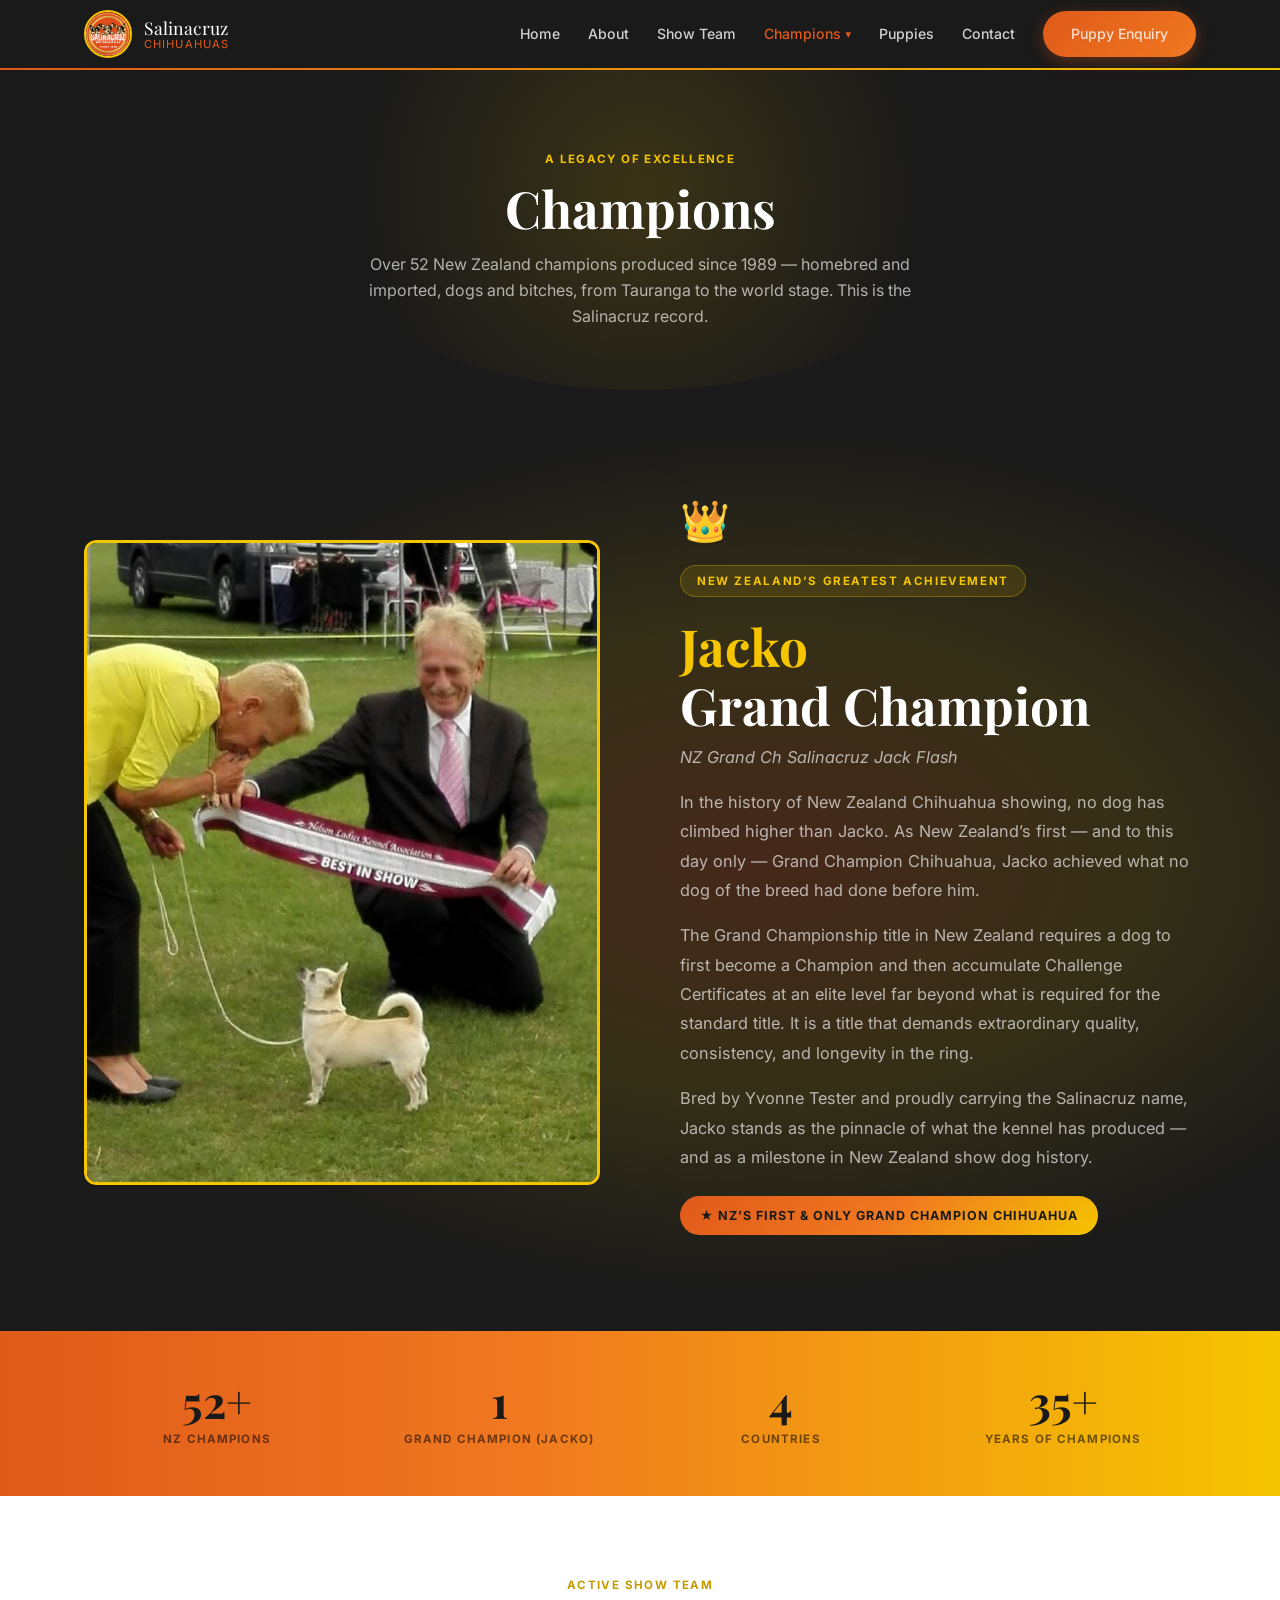
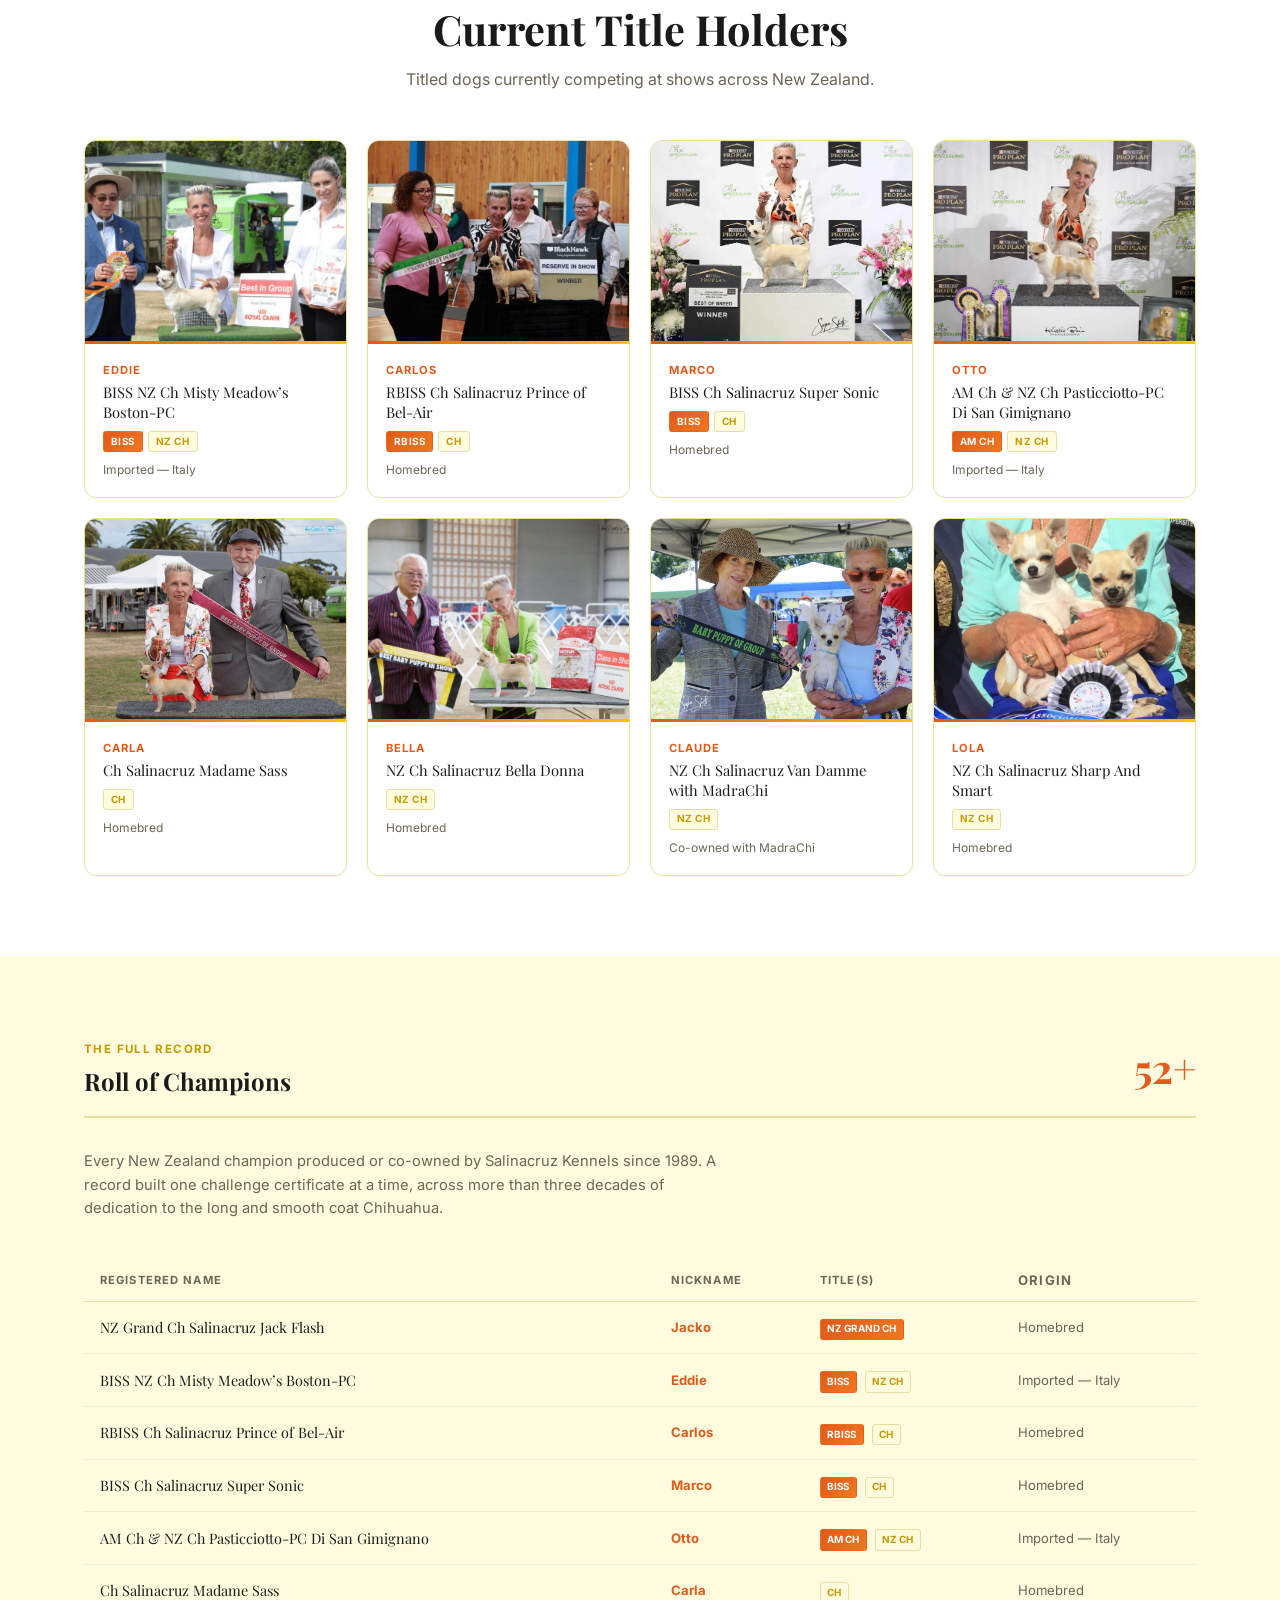
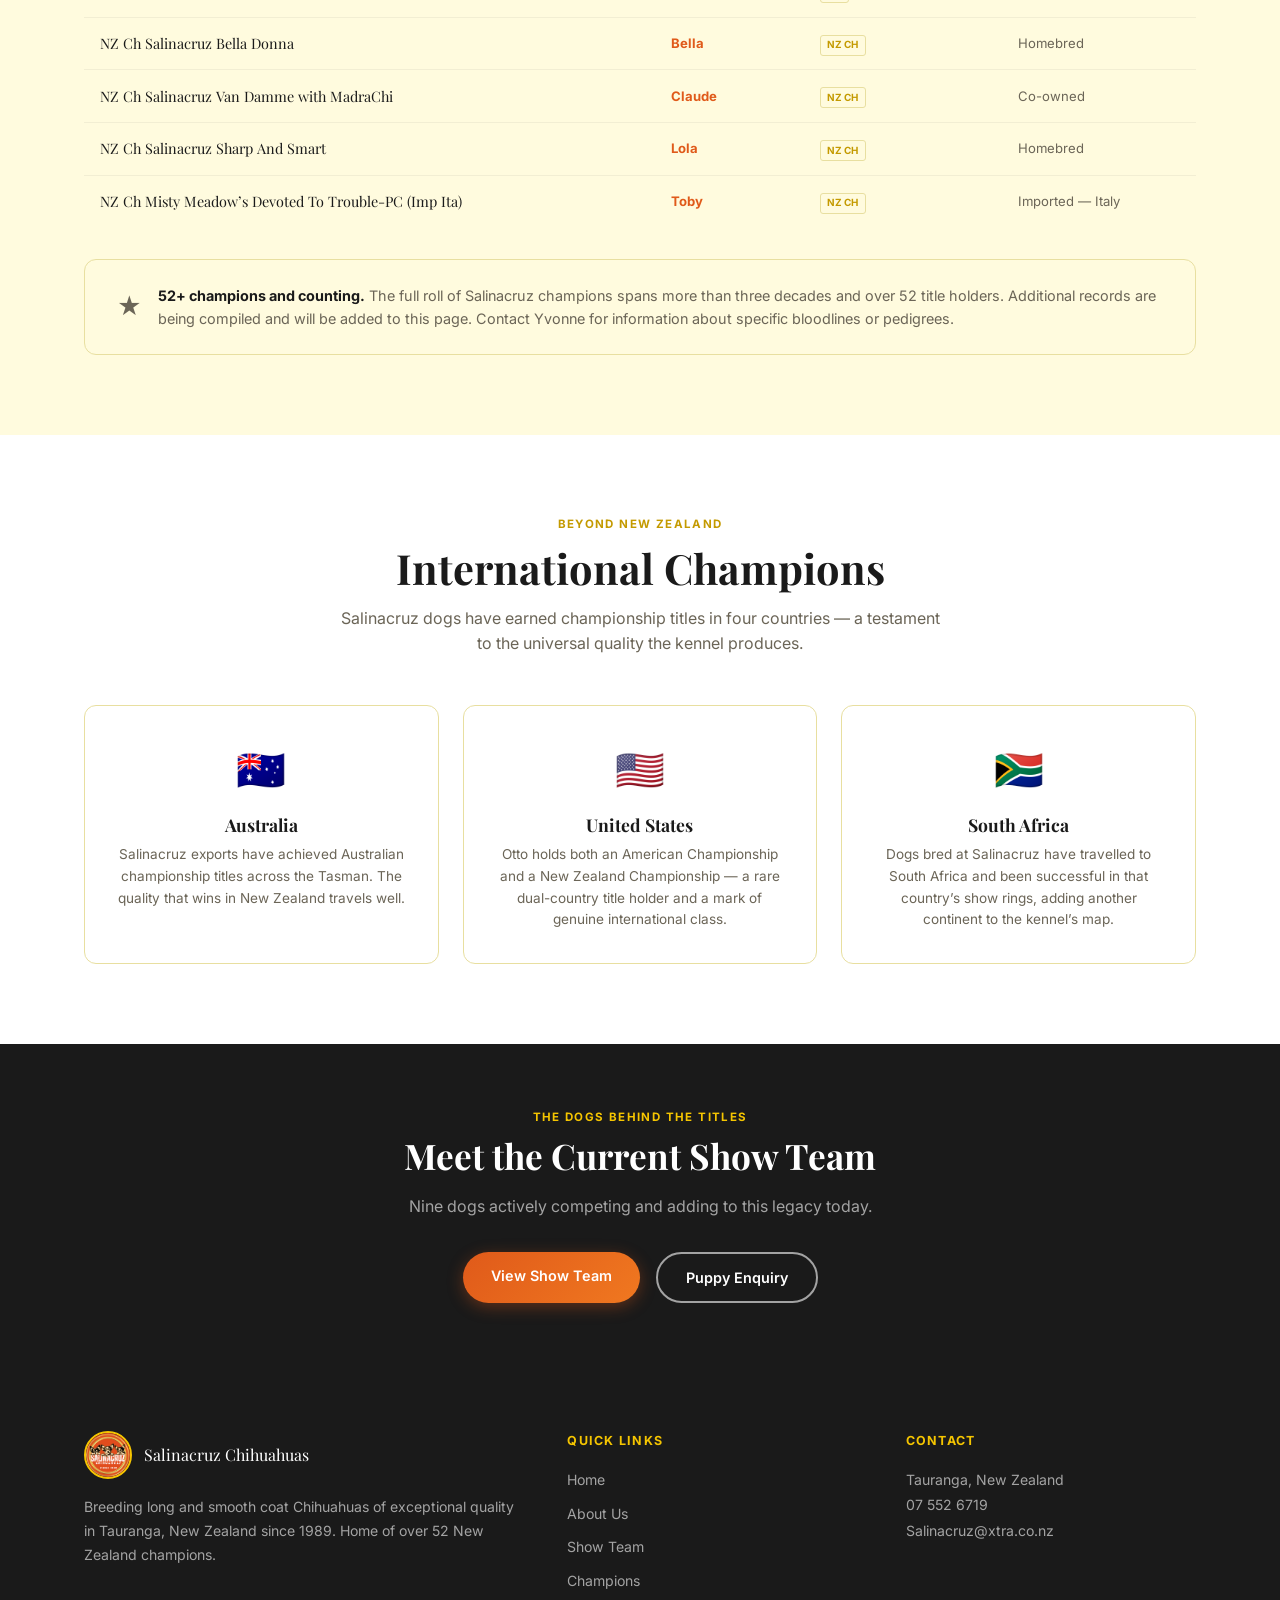
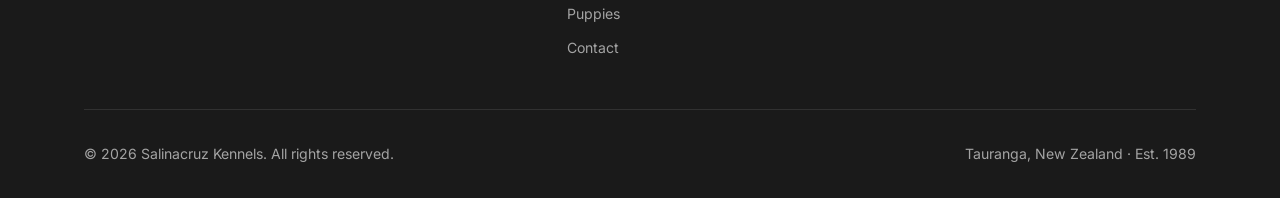
<file: champions.html>
﻿<!DOCTYPE html>
<html lang="en">
<head>
  <meta charset="UTF-8" />
  <meta name="viewport" content="width=device-width, initial-scale=1.0" />
  <title>Champions &mdash; Salinacruz Chihuahuas</title>
  <link rel="preconnect" href="https://fonts.googleapis.com" />
  <link rel="preconnect" href="https://fonts.gstatic.com" crossorigin />
  <link href="https://fonts.googleapis.com/css2?family=Playfair+Display:ital,wght@0,400;0,700;1,400&family=Inter:wght@300;400;500;600;700&display=swap" rel="stylesheet" />
  <link rel="icon" type="image/png" href="assets/images/logo.png" />
  <link rel="stylesheet" href="css/styles.css" />
  <style>

    /* ---- GRAND CHAMPION SPOTLIGHT ---- */
    .grand-champ { background: var(--black); padding: 6rem 0; position: relative; overflow: hidden; }
    .grand-champ::before { content: ''; position: absolute; inset: 0; background: radial-gradient(ellipse at 60% 50%, rgba(224,90,26,.22) 0%, rgba(245,197,0,.12) 35%, transparent 65%); pointer-events: none; }
    .grand-champ__grid { display: grid; grid-template-columns: 1fr 1fr; gap: 5rem; align-items: center; position: relative; }
    .grand-champ__img { border-radius: var(--r); overflow: hidden; position: relative; }
    .grand-champ__img img { width: 100%; display: block; object-fit: cover; border-radius: var(--r); border: 3px solid var(--yellow); }
    .grand-champ__img-placeholder { aspect-ratio: 4/5; background: rgba(245,197,0,.06); border-radius: var(--r); display: flex; align-items: center; justify-content: center; font-size: 6rem; opacity: .2; border: 3px solid rgba(245,197,0,.2); }
    .grand-champ__crown { font-size: 2.5rem; margin-bottom: .75rem; display: block; }
    .grand-champ__eyebrow { display: inline-block; font-size: .72rem; font-weight: 700; letter-spacing: .14em; text-transform: uppercase; color: var(--yellow); background: rgba(245,197,0,.12); border: 1px solid rgba(245,197,0,.3); border-radius: 50px; padding: .35rem 1rem; margin-bottom: 1.25rem; }
    .grand-champ h2 { font-size: clamp(2rem, 4.5vw, 3.2rem); color: var(--white); line-height: 1.15; margin-bottom: .5rem; }
    .grand-champ h2 em { color: var(--yellow); font-style: normal; }
    .grand-champ__reg { font-size: .88rem; color: rgba(255,255,255,.4); margin-bottom: 1.5rem; font-style: italic; }
    .grand-champ p { color: rgba(255,255,255,.65); line-height: 1.8; margin-bottom: 1rem; font-size: 1.02rem; }
    .grand-champ__badge { display: inline-flex; align-items: center; gap: .6rem; background: linear-gradient(135deg, var(--orange), #F07820, var(--yellow)); color: var(--black); font-size: .78rem; font-weight: 700; letter-spacing: .08em; text-transform: uppercase; padding: .6rem 1.25rem; border-radius: 50px; margin-top: .5rem; }

    /* ---- STATS ROW ---- */
    .champ-stats { background: linear-gradient(90deg, var(--orange) 0%, #F07820 40%, var(--yellow) 100%); padding: 3rem 0; }
    .champ-stats__grid { display: grid; grid-template-columns: repeat(4, 1fr); gap: 1rem; text-align: center; }
    .champ-stat__num { font-family: var(--serif); font-size: 2.8rem; font-weight: 700; color: var(--black); line-height: 1; display: block; }
    .champ-stat__label { font-size: .72rem; font-weight: 700; letter-spacing: .1em; text-transform: uppercase; color: rgba(0,0,0,.55); margin-top: .35rem; display: block; }

    /* ---- CURRENT CHAMPIONS GRID ---- */
    .champ-grid { display: grid; grid-template-columns: repeat(4, 1fr); gap: 1.25rem; }
    .champ-card { background: var(--white); border: 1px solid var(--border); border-radius: var(--r); overflow: hidden; transition: transform .2s, box-shadow .2s; }
    .champ-card:hover { transform: translateY(-4px); box-shadow: var(--shadow-lg); }
    .champ-card__photo { height: 200px; background: var(--yellow-light); overflow: hidden; position: relative; }
    .champ-card__photo img { width: 100%; height: 100%; object-fit: cover; object-position: top; transition: transform .4s; }
    .champ-card:hover .champ-card__photo img { transform: scale(1.05); }
    .champ-card__photo-placeholder { width: 100%; height: 100%; display: flex; align-items: center; justify-content: center; font-size: 2.5rem; color: var(--yellow-dark); opacity: .25; }
    .champ-card__stripe { height: 3px; background: linear-gradient(90deg, var(--orange), var(--yellow)); }
    .champ-card__body { padding: 1.1rem; }
    .champ-card__nick { font-size: .7rem; font-weight: 700; letter-spacing: .1em; text-transform: uppercase; color: var(--orange); margin-bottom: .2rem; }
    .champ-card__name { font-family: var(--serif); font-size: .92rem; color: var(--black); line-height: 1.35; margin-bottom: .5rem; }
    .champ-card__titles { display: flex; flex-wrap: wrap; gap: .3rem; }
    .champ-card__title { font-size: .62rem; font-weight: 700; background: var(--yellow-light); color: var(--yellow-dark); border: 1px solid var(--border); border-radius: 3px; padding: .12rem .45rem; text-transform: uppercase; letter-spacing: .05em; }
    .champ-card__title--top { background: linear-gradient(135deg, var(--orange), #F07820); color: var(--white); border-color: transparent; }
    .champ-card__origin { font-size: .75rem; color: var(--muted); margin-top: .5rem; }

    /* ---- ROLL OF CHAMPIONS ---- */
    .roll-header { display: grid; grid-template-columns: 1fr auto; align-items: center; margin-bottom: 2rem; padding-bottom: 1rem; border-bottom: 2px solid var(--border); }
    .roll-intro { color: var(--muted); font-size: .92rem; line-height: 1.6; max-width: 640px; margin-bottom: 2.5rem; }

    .roll-table { width: 100%; border-collapse: collapse; }
    .roll-table th { font-size: .7rem; font-weight: 700; letter-spacing: .1em; text-transform: uppercase; color: var(--muted); text-align: left; padding: .6rem 1rem; border-bottom: 1px solid var(--border); }
    .roll-table td { padding: .85rem 1rem; border-bottom: 1px solid rgba(0,0,0,.05); font-size: .9rem; vertical-align: middle; }
    .roll-table tr:last-child td { border-bottom: none; }
    .roll-table tr:hover td { background: var(--yellow-light); }
    .roll-table .name-cell { font-family: var(--serif); color: var(--black); }
    .roll-table .nick-cell { color: var(--orange); font-weight: 700; font-size: .82rem; }
    .roll-table .title-cell { }
    .roll-badge { display: inline-block; font-size: .62rem; font-weight: 700; background: var(--yellow-light); color: var(--yellow-dark); border: 1px solid var(--border); border-radius: 3px; padding: .1rem .4rem; text-transform: uppercase; margin-right: .25rem; }
    .roll-badge--special { background: linear-gradient(135deg, var(--orange), #F07820); color: var(--white); border-color: transparent; }
    .roll-table .country-cell { color: var(--muted); font-size: .82rem; }
    .roll-table .origin-cell { color: var(--muted); font-size: .82rem; }

    .more-note { background: var(--yellow-light); border: 1px solid var(--border); border-radius: var(--r); padding: 1.5rem 2rem; display: flex; align-items: center; gap: 1rem; margin-top: 2rem; font-size: .9rem; color: var(--muted); }
    .more-note strong { color: var(--black); }

    /* ---- COUNTRY EXPORTS ---- */
    .exports-grid { display: grid; grid-template-columns: repeat(3, 1fr); gap: 1.5rem; }
    .export-card { background: var(--white); border: 1px solid var(--border); border-radius: var(--r); padding: 2rem; text-align: center; }
    .export-card__flag { font-size: 2.5rem; margin-bottom: .75rem; }
    .export-card h4 { font-family: var(--serif); font-size: 1.1rem; margin-bottom: .5rem; }
    .export-card p { font-size: .85rem; color: var(--muted); line-height: 1.6; }

    @media (max-width: 1024px) {
      .champ-grid { grid-template-columns: repeat(2, 1fr); }
      .grand-champ__grid { grid-template-columns: 1fr; gap: 2.5rem; }
      .grand-champ__img { max-width: 480px; }
    }
    @media (max-width: 768px) {
      .champ-stats__grid { grid-template-columns: repeat(2, 1fr); }
      .exports-grid { grid-template-columns: 1fr; }
      .roll-table .origin-cell, .roll-table .country-cell { display: none; }
    }
    @media (max-width: 560px) {
      .champ-grid { grid-template-columns: repeat(2, 1fr); }
    }
  </style>
</head>
<body>

  <!-- ===== NAV ===== -->
  <header id="site-header">
    <nav class="nav container">
      <a href="index.html" class="nav__logo">
        <img src="assets/images/logo.png" alt="Salinacruz Chihuahuas" class="nav__logo-img" onerror="this.style.display='none'" />
        <div class="nav__logo-name">Salinacruz <span>Chihuahuas</span></div>
      </a>
      <button class="nav__toggle" aria-label="Toggle menu" aria-expanded="false">
        <span></span><span></span><span></span>
      </button>
      <ul class="nav__links">
        <li><a href="index.html">Home</a></li>
        <li><a href="about.html">About</a></li>
        <li><a href="show-team.html">Show Team</a></li>
        <li class="nav__item">
          <button class="nav__dropdown-btn" aria-expanded="false" style="color:var(--orange)">Champions</button>
          <ul class="nav__submenu">
            <li><a href="champions.html" class="active">Champions</a></li>
            <li><a href="imports.html">Imports</a></li>
          </ul>
        </li>
        <li><a href="puppies.html">Puppies</a></li>
        <li><a href="contact.html">Contact</a></li>
        <li><a href="contact.html" class="btn btn--primary nav__cta">Puppy Enquiry</a></li>
      </ul>
    </nav>
  </header>

  <main>

    <!-- ===== PAGE HERO ===== -->
    <section class="page-hero">
      <div class="container">
        <span class="eyebrow">A Legacy of Excellence</span>
        <h1>Champions</h1>
        <p>Over 52 New Zealand champions produced since 1989 &mdash; homebred and imported, dogs and bitches, from Tauranga to the world stage. This is the Salinacruz record.</p>
      </div>
    </section>

    <!-- ===== GRAND CHAMPION SPOTLIGHT ===== -->
    <div class="grand-champ">
      <div class="container">
        <div class="grand-champ__grid">
          <div class="grand-champ__img reveal">
            <img src="assets/images/dog-jackflash.jpg" alt="Jacko — NZ Grand Champion" style="aspect-ratio: 4/5; object-position: center 82%;" onerror="this.style.display='none'" />
          </div>
          <div class="reveal">
            <span class="grand-champ__crown">&#128081;</span>
            <div class="grand-champ__eyebrow">New Zealand&rsquo;s Greatest Achievement</div>
            <h2><em>Jacko</em><br>Grand Champion</h2>
            <p class="grand-champ__reg">NZ Grand Ch Salinacruz Jack Flash</p>
            <p>In the history of New Zealand Chihuahua showing, no dog has climbed higher than Jacko. As New Zealand&rsquo;s first &mdash; and to this day only &mdash; Grand Champion Chihuahua, Jacko achieved what no dog of the breed had done before him.</p>
            <p>The Grand Championship title in New Zealand requires a dog to first become a Champion and then accumulate Challenge Certificates at an elite level far beyond what is required for the standard title. It is a title that demands extraordinary quality, consistency, and longevity in the ring.</p>
            <p>Bred by Yvonne Tester and proudly carrying the Salinacruz name, Jacko stands as the pinnacle of what the kennel has produced &mdash; and as a milestone in New Zealand show dog history.</p>
            <div class="grand-champ__badge">&#9733; NZ&rsquo;s First &amp; Only Grand Champion Chihuahua</div>
          </div>
        </div>
      </div>
    </div>

    <!-- ===== STATS ===== -->
    <div class="champ-stats">
      <div class="container">
        <div class="champ-stats__grid">
          <div>
            <span class="champ-stat__num">52+</span>
            <span class="champ-stat__label">NZ Champions</span>
          </div>
          <div>
            <span class="champ-stat__num">1</span>
            <span class="champ-stat__label">Grand Champion (Jacko)</span>
          </div>
          <div>
            <span class="champ-stat__num">4</span>
            <span class="champ-stat__label">Countries</span>
          </div>
          <div>
            <span class="champ-stat__num">35+</span>
            <span class="champ-stat__label">Years of Champions</span>
          </div>
        </div>
      </div>
    </div>

    <!-- ===== CURRENT CHAMPIONS ===== -->
    <section class="section">
      <div class="container">
        <div class="section__header reveal">
          <span class="eyebrow">Active Show Team</span>
          <h2>Current Title Holders</h2>
          <p class="section__desc">Titled dogs currently competing at shows across New Zealand.</p>
        </div>
        <div class="champ-grid">

          <div class="champ-card reveal">
            <div class="champ-card__photo">
              <img src="assets/images/dog-eddie.jpg" alt="Eddie" onerror="this.style.display='none'" />
              <div class="champ-card__photo-placeholder">&#128054;</div>
            </div>
            <div class="champ-card__stripe"></div>
            <div class="champ-card__body">
              <div class="champ-card__nick">Eddie</div>
              <div class="champ-card__name">BISS NZ Ch Misty Meadow&rsquo;s Boston-PC</div>
              <div class="champ-card__titles">
                <span class="champ-card__title champ-card__title--top">BISS</span>
                <span class="champ-card__title">NZ Ch</span>
              </div>
              <div class="champ-card__origin">Imported &mdash; Italy</div>
            </div>
          </div>

          <div class="champ-card reveal">
            <div class="champ-card__photo">
              <img src="assets/images/dog-carlos.jpg" alt="Carlos" style="object-position: center 65%" onerror="this.style.display='none'" />
              <div class="champ-card__photo-placeholder">&#128054;</div>
            </div>
            <div class="champ-card__stripe"></div>
            <div class="champ-card__body">
              <div class="champ-card__nick">Carlos</div>
              <div class="champ-card__name">RBISS Ch Salinacruz Prince of Bel-Air</div>
              <div class="champ-card__titles">
                <span class="champ-card__title champ-card__title--top">RBISS</span>
                <span class="champ-card__title">Ch</span>
              </div>
              <div class="champ-card__origin">Homebred</div>
            </div>
          </div>

          <div class="champ-card reveal">
            <div class="champ-card__photo">
              <img src="assets/images/dog-marco.jpg" alt="Marco" style="object-position: center 55%" onerror="this.style.display='none'" />
              <div class="champ-card__photo-placeholder">&#128054;</div>
            </div>
            <div class="champ-card__stripe"></div>
            <div class="champ-card__body">
              <div class="champ-card__nick">Marco</div>
              <div class="champ-card__name">BISS Ch Salinacruz Super Sonic</div>
              <div class="champ-card__titles">
                <span class="champ-card__title champ-card__title--top">BISS</span>
                <span class="champ-card__title">Ch</span>
              </div>
              <div class="champ-card__origin">Homebred</div>
            </div>
          </div>

          <div class="champ-card reveal">
            <div class="champ-card__photo">
              <img src="assets/images/dog-otto.jpg" alt="Otto" onerror="this.style.display='none'" />
              <div class="champ-card__photo-placeholder">&#128054;</div>
            </div>
            <div class="champ-card__stripe"></div>
            <div class="champ-card__body">
              <div class="champ-card__nick">Otto</div>
              <div class="champ-card__name">AM Ch &amp; NZ Ch Pasticciotto-PC Di San Gimignano</div>
              <div class="champ-card__titles">
                <span class="champ-card__title champ-card__title--top">AM Ch</span>
                <span class="champ-card__title">NZ Ch</span>
              </div>
              <div class="champ-card__origin">Imported &mdash; Italy</div>
            </div>
          </div>

          <div class="champ-card reveal">
            <div class="champ-card__photo">
              <img src="assets/images/dog-carla.jpg" alt="Carla" style="object-position: center 78%" onerror="this.style.display='none'" />
              <div class="champ-card__photo-placeholder">&#128054;</div>
            </div>
            <div class="champ-card__stripe"></div>
            <div class="champ-card__body">
              <div class="champ-card__nick">Carla</div>
              <div class="champ-card__name">Ch Salinacruz Madame Sass</div>
              <div class="champ-card__titles">
                <span class="champ-card__title">Ch</span>
              </div>
              <div class="champ-card__origin">Homebred</div>
            </div>
          </div>

          <div class="champ-card reveal">
            <div class="champ-card__photo">
              <img src="assets/images/dog-bella.jpg" alt="Bella" style="object-position: 55% 68%" onerror="this.style.display='none'" />
              <div class="champ-card__photo-placeholder">&#128054;</div>
            </div>
            <div class="champ-card__stripe"></div>
            <div class="champ-card__body">
              <div class="champ-card__nick">Bella</div>
              <div class="champ-card__name">NZ Ch Salinacruz Bella Donna</div>
              <div class="champ-card__titles">
                <span class="champ-card__title">NZ Ch</span>
              </div>
              <div class="champ-card__origin">Homebred</div>
            </div>
          </div>

          <div class="champ-card reveal">
            <div class="champ-card__photo">
              <img src="assets/images/dog-claude.jpg" alt="Claude" style="object-position: 75% 60%" onerror="this.style.display='none'" />
              <div class="champ-card__photo-placeholder">&#128054;</div>
            </div>
            <div class="champ-card__stripe"></div>
            <div class="champ-card__body">
              <div class="champ-card__nick">Claude</div>
              <div class="champ-card__name">NZ Ch Salinacruz Van Damme with MadraChi</div>
              <div class="champ-card__titles">
                <span class="champ-card__title">NZ Ch</span>
              </div>
              <div class="champ-card__origin">Co-owned with MadraChi</div>
            </div>
          </div>

          <div class="champ-card reveal">
            <div class="champ-card__photo">
              <img src="assets/images/dog-lola.jpg" alt="Lola" style="object-position: center 20%" onerror="this.style.display='none'" />
              <div class="champ-card__photo-placeholder">&#128054;</div>
            </div>
            <div class="champ-card__stripe"></div>
            <div class="champ-card__body">
              <div class="champ-card__nick">Lola</div>
              <div class="champ-card__name">NZ Ch Salinacruz Sharp And Smart</div>
              <div class="champ-card__titles">
                <span class="champ-card__title">NZ Ch</span>
              </div>
              <div class="champ-card__origin">Homebred</div>
            </div>
          </div>

        </div>
      </div>
    </section>

    <!-- ===== ROLL OF CHAMPIONS ===== -->
    <section class="section section--alt">
      <div class="container">
        <div class="roll-header reveal">
          <div>
            <span class="eyebrow">The Full Record</span>
            <h2>Roll of Champions</h2>
          </div>
          <div style="font-family:var(--serif); font-size:2.5rem; color:var(--orange); font-weight:700;">52+</div>
        </div>
        <p class="roll-intro reveal">Every New Zealand champion produced or co-owned by Salinacruz Kennels since 1989. A record built one challenge certificate at a time, across more than three decades of dedication to the long and smooth coat Chihuahua.</p>

        <div class="reveal" style="overflow-x:auto;">
          <table class="roll-table">
            <thead>
              <tr>
                <th>Registered Name</th>
                <th>Nickname</th>
                <th>Title(s)</th>
                <th class="origin-cell">Origin</th>
              </tr>
            </thead>
            <tbody>
              <tr>
                <td class="name-cell">NZ Grand Ch Salinacruz Jack Flash</td>
                <td class="nick-cell">Jacko</td>
                <td class="title-cell">
                  <span class="roll-badge roll-badge--special">NZ Grand Ch</span>
                </td>
                <td class="origin-cell">Homebred</td>
              </tr>
              <tr>
                <td class="name-cell">BISS NZ Ch Misty Meadow&rsquo;s Boston-PC</td>
                <td class="nick-cell">Eddie</td>
                <td class="title-cell">
                  <span class="roll-badge roll-badge--special">BISS</span>
                  <span class="roll-badge">NZ Ch</span>
                </td>
                <td class="origin-cell">Imported &mdash; Italy</td>
              </tr>
              <tr>
                <td class="name-cell">RBISS Ch Salinacruz Prince of Bel-Air</td>
                <td class="nick-cell">Carlos</td>
                <td class="title-cell">
                  <span class="roll-badge roll-badge--special">RBISS</span>
                  <span class="roll-badge">Ch</span>
                </td>
                <td class="origin-cell">Homebred</td>
              </tr>
              <tr>
                <td class="name-cell">BISS Ch Salinacruz Super Sonic</td>
                <td class="nick-cell">Marco</td>
                <td class="title-cell">
                  <span class="roll-badge roll-badge--special">BISS</span>
                  <span class="roll-badge">Ch</span>
                </td>
                <td class="origin-cell">Homebred</td>
              </tr>
              <tr>
                <td class="name-cell">AM Ch &amp; NZ Ch Pasticciotto-PC Di San Gimignano</td>
                <td class="nick-cell">Otto</td>
                <td class="title-cell">
                  <span class="roll-badge roll-badge--special">AM Ch</span>
                  <span class="roll-badge">NZ Ch</span>
                </td>
                <td class="origin-cell">Imported &mdash; Italy</td>
              </tr>
              <tr>
                <td class="name-cell">Ch Salinacruz Madame Sass</td>
                <td class="nick-cell">Carla</td>
                <td class="title-cell"><span class="roll-badge">Ch</span></td>
                <td class="origin-cell">Homebred</td>
              </tr>
              <tr>
                <td class="name-cell">NZ Ch Salinacruz Bella Donna</td>
                <td class="nick-cell">Bella</td>
                <td class="title-cell"><span class="roll-badge">NZ Ch</span></td>
                <td class="origin-cell">Homebred</td>
              </tr>
              <tr>
                <td class="name-cell">NZ Ch Salinacruz Van Damme with MadraChi</td>
                <td class="nick-cell">Claude</td>
                <td class="title-cell"><span class="roll-badge">NZ Ch</span></td>
                <td class="origin-cell">Co-owned</td>
              </tr>
              <tr>
                <td class="name-cell">NZ Ch Salinacruz Sharp And Smart</td>
                <td class="nick-cell">Lola</td>
                <td class="title-cell"><span class="roll-badge">NZ Ch</span></td>
                <td class="origin-cell">Homebred</td>
              </tr>
              <tr>
                <td class="name-cell">NZ Ch Misty Meadow&rsquo;s Devoted To Trouble-PC (Imp Ita)</td>
                <td class="nick-cell">Toby</td>
                <td class="title-cell"><span class="roll-badge">NZ Ch</span></td>
                <td class="origin-cell">Imported &mdash; Italy</td>
              </tr>
            </tbody>
          </table>
        </div>

        <div class="more-note reveal">
          <span style="font-size:1.5rem;">&#9733;</span>
          <p><strong>52+ champions and counting.</strong> The full roll of Salinacruz champions spans more than three decades and over 52 title holders. Additional records are being compiled and will be added to this page. Contact Yvonne for information about specific bloodlines or pedigrees.</p>
        </div>

      </div>
    </section>

    <!-- ===== INTERNATIONAL CHAMPIONS ===== -->
    <section class="section">
      <div class="container">
        <div class="section__header reveal">
          <span class="eyebrow">Beyond New Zealand</span>
          <h2>International Champions</h2>
          <p class="section__desc">Salinacruz dogs have earned championship titles in four countries &mdash; a testament to the universal quality the kennel produces.</p>
        </div>
        <div class="exports-grid">
          <div class="export-card reveal">
            <div class="export-card__flag">&#127462;&#127482;</div>
            <h4>Australia</h4>
            <p>Salinacruz exports have achieved Australian championship titles across the Tasman. The quality that wins in New Zealand travels well.</p>
          </div>
          <div class="export-card reveal">
            <div class="export-card__flag">&#127482;&#127480;</div>
            <h4>United States</h4>
            <p>Otto holds both an American Championship and a New Zealand Championship &mdash; a rare dual-country title holder and a mark of genuine international class.</p>
          </div>
          <div class="export-card reveal">
            <div class="export-card__flag">&#127487;&#127462;</div>
            <h4>South Africa</h4>
            <p>Dogs bred at Salinacruz have travelled to South Africa and been successful in that country&rsquo;s show rings, adding another continent to the kennel&rsquo;s map.</p>
          </div>
        </div>
      </div>
    </section>

    <!-- ===== CTA ===== -->
    <section class="section" style="background:var(--black); padding:4rem 0;">
      <div class="container" style="text-align:center;">
        <div class="reveal">
          <span class="eyebrow" style="color:var(--yellow);">The Dogs Behind the Titles</span>
          <h2 style="color:var(--white); margin-bottom:1rem; font-size:clamp(1.6rem,3vw,2.2rem);">Meet the Current Show Team</h2>
          <p style="color:rgba(255,255,255,.6); max-width:500px; margin:0 auto 2rem;">Nine dogs actively competing and adding to this legacy today.</p>
          <div style="display:flex; gap:1rem; justify-content:center; flex-wrap:wrap;">
            <a href="show-team.html" class="btn btn--primary">View Show Team</a>
            <a href="contact.html" class="btn btn--outline-light">Puppy Enquiry</a>
          </div>
        </div>
      </div>
    </section>

  </main>

  <!-- ===== FOOTER ===== -->
  <footer class="footer">
    <div class="container">
      <div class="footer__grid">
        <div>
          <div class="footer__logo">
            <img src="assets/images/logo.png" alt="Salinacruz Chihuahuas" class="footer__logo-img" onerror="this.style.display='none'" />
            <div class="footer__logo-name">Salinacruz Chihuahuas</div>
          </div>
          <p>Breeding long and smooth coat Chihuahuas of exceptional quality in Tauranga, New Zealand since 1989. Home of over 52 New Zealand champions.</p>
        </div>
        <div>
          <h5>Quick Links</h5>
          <ul class="footer__links">
            <li><a href="index.html">Home</a></li>
            <li><a href="about.html">About Us</a></li>
            <li><a href="show-team.html">Show Team</a></li>
            <li><a href="champions.html">Champions</a></li>
            <li><a href="puppies.html">Puppies</a></li>
            <li><a href="contact.html">Contact</a></li>
          </ul>
        </div>
        <div class="footer__contact">
          <h5>Contact</h5>
          <p>Tauranga, New Zealand</p>
          <a href="tel:075526719">07 552 6719</a>
          <a href="mailto:Salinacruz@xtra.co.nz">Salinacruz@xtra.co.nz</a>
        </div>
      </div>
      <div class="footer__bottom">
        <p>&copy; 2026 Salinacruz Kennels. All rights reserved.</p>
        <p>Tauranga, New Zealand &middot; Est. 1989</p>
      </div>
    </div>
  </footer>

  <script src="js/nav.js"></script>
</body>
</html>
</file>
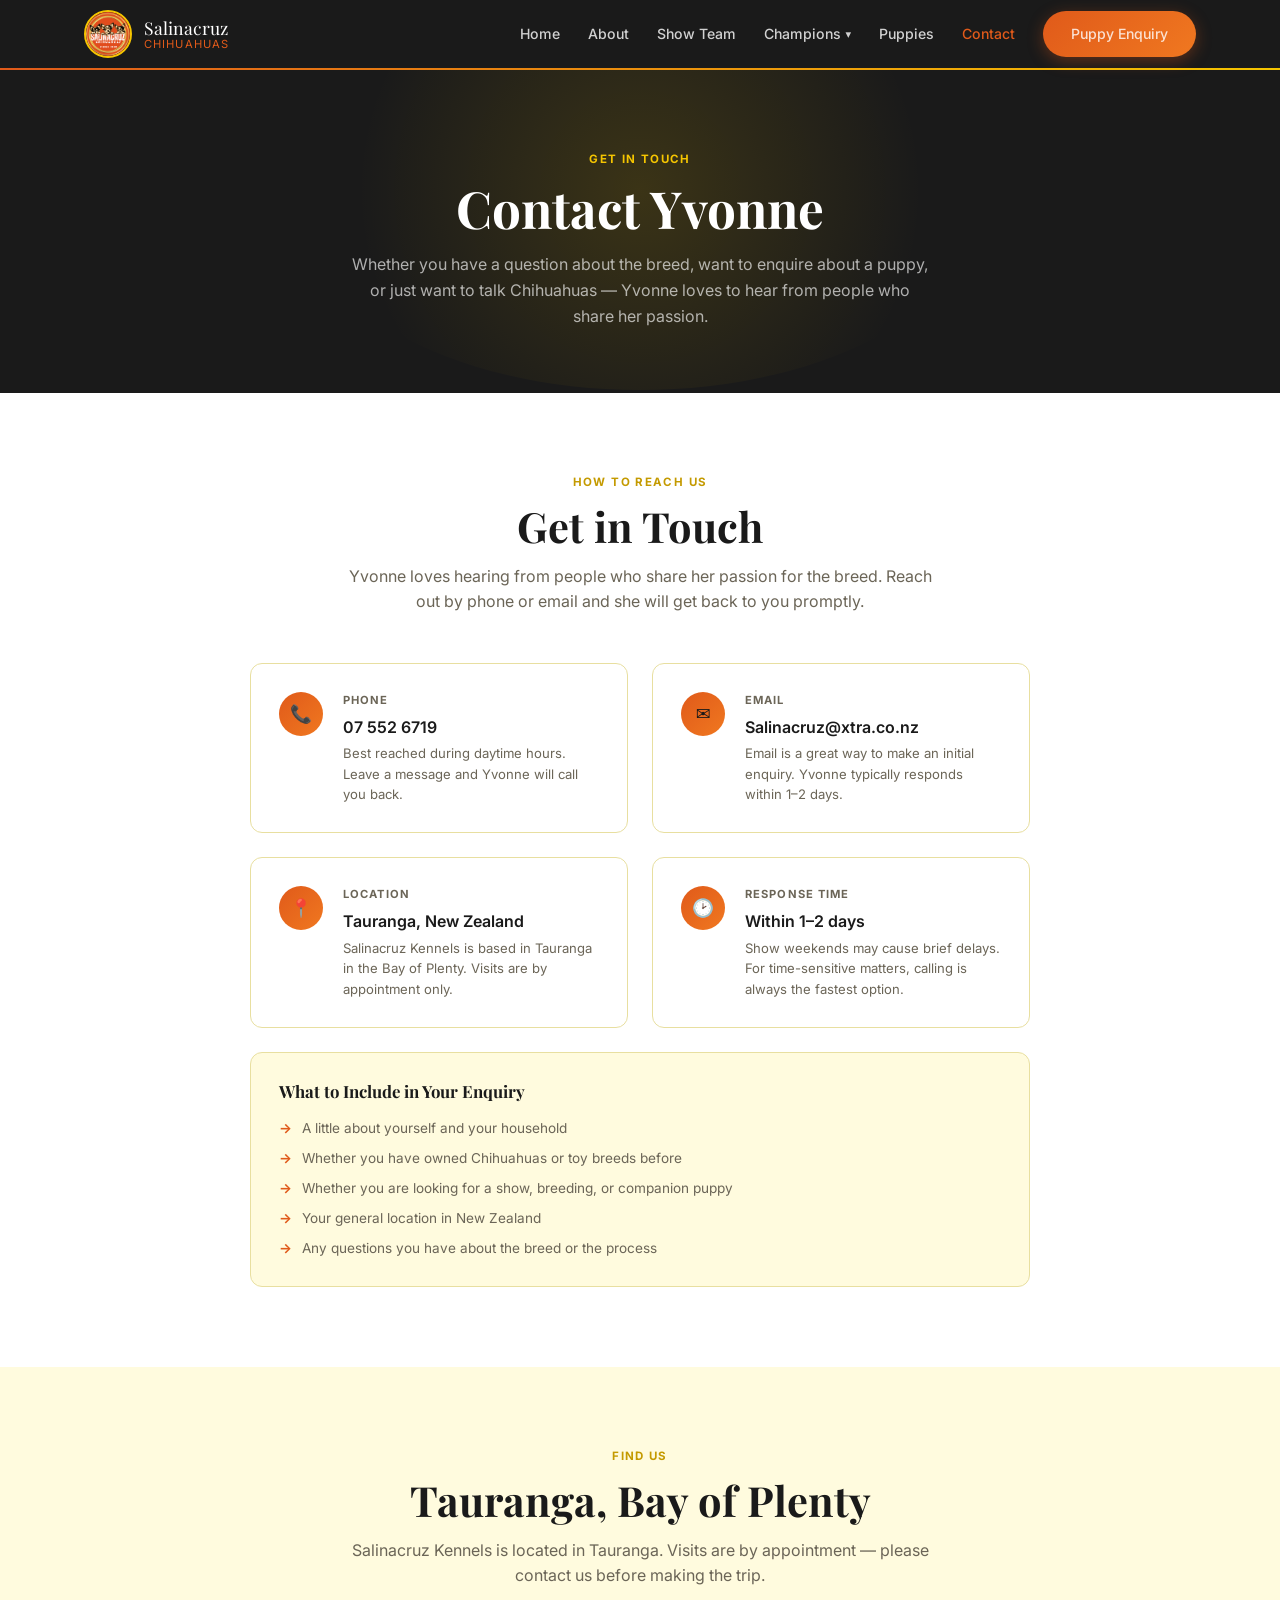
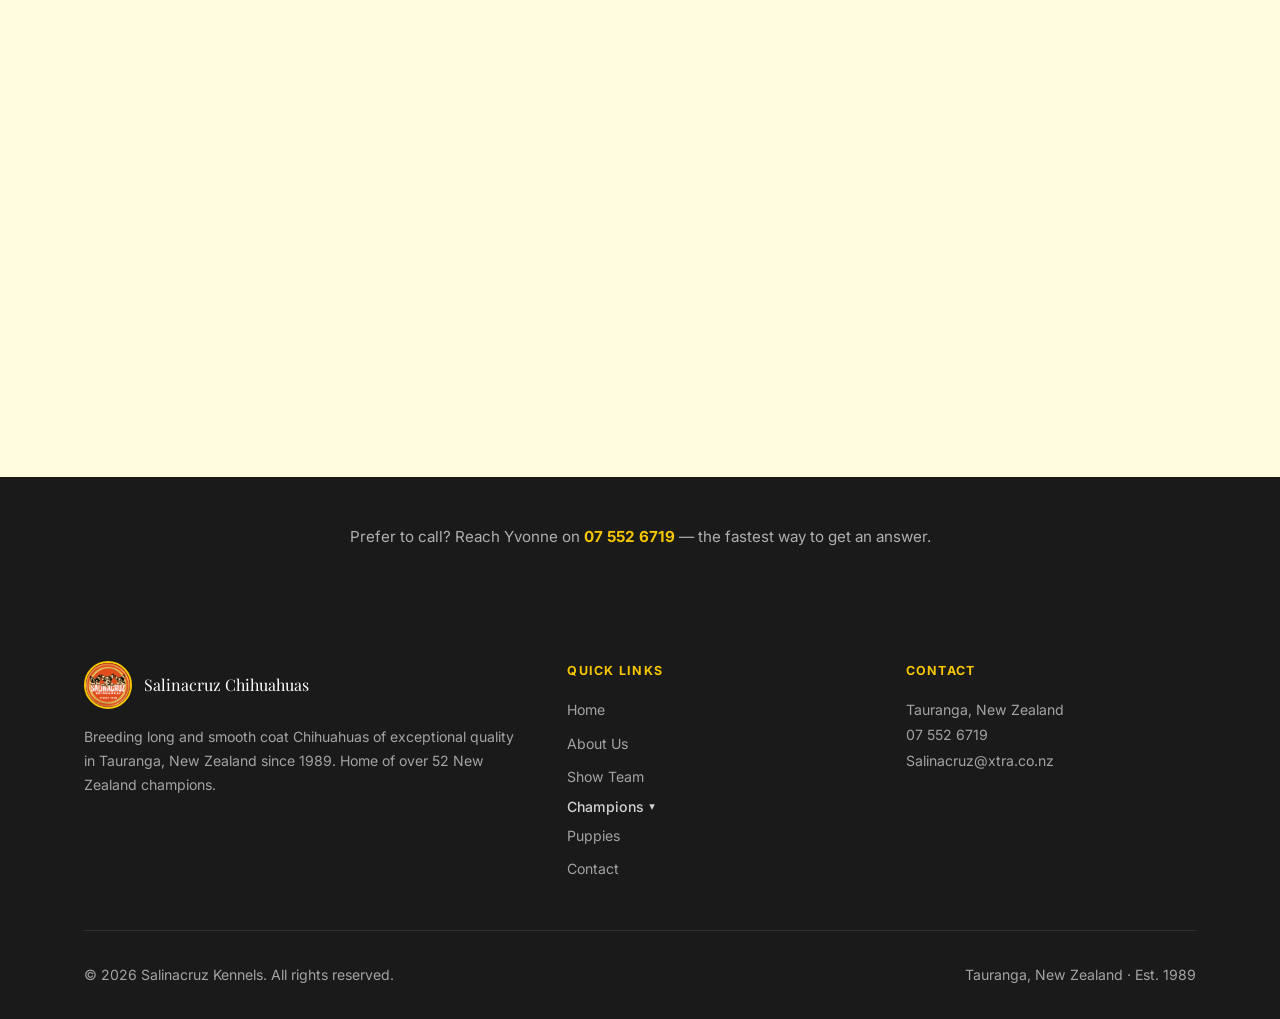
<file: contact.html>
﻿<!DOCTYPE html>
<html lang="en">
<head>
  <meta charset="UTF-8" />
  <meta name="viewport" content="width=device-width, initial-scale=1.0" />
  <title>Contact &mdash; Salinacruz Chihuahuas</title>
  <link rel="preconnect" href="https://fonts.googleapis.com" />
  <link rel="preconnect" href="https://fonts.gstatic.com" crossorigin />
  <link href="https://fonts.googleapis.com/css2?family=Playfair+Display:ital,wght@0,400;0,700;1,400&family=Inter:wght@300;400;500;600;700&display=swap" rel="stylesheet" />
  <link rel="icon" type="image/png" href="assets/images/logo.png" />
  <link rel="stylesheet" href="css/styles.css" />
  <style>

    /* ---- CONTACT CARDS GRID ---- */
    .contact-cards { display: grid; grid-template-columns: repeat(2, 1fr); gap: 1.5rem; max-width: 780px; margin: 0 auto; }

    .contact-detail-card { background: var(--white); border: 1px solid var(--border); border-radius: var(--r); padding: 1.75rem; display: flex; gap: 1.25rem; align-items: flex-start; transition: box-shadow .2s; }
    .contact-detail-card:hover { box-shadow: var(--shadow); }
    .contact-detail-card__icon { width: 44px; height: 44px; border-radius: 50%; background: linear-gradient(135deg, var(--orange), #F07820); display: flex; align-items: center; justify-content: center; font-size: 1.1rem; flex-shrink: 0; }
    .contact-detail-card__body { flex: 1; }
    .contact-detail-card__label { font-size: .7rem; font-weight: 700; letter-spacing: .1em; text-transform: uppercase; color: var(--muted); margin-bottom: .3rem; }
    .contact-detail-card__value { font-size: 1rem; font-weight: 600; color: var(--black); margin-bottom: .2rem; }
    .contact-detail-card__value a { color: var(--black); transition: color .2s; }
    .contact-detail-card__value a:hover { color: var(--orange); }
    .contact-detail-card__note { font-size: .82rem; color: var(--muted); line-height: 1.55; }

    /* ---- WHAT TO INCLUDE ---- */
    .tips-card { background: var(--yellow-light); border: 1px solid var(--border); border-radius: var(--r); padding: 1.75rem; max-width: 780px; margin: 1.5rem auto 0; }
    .tips-card h4 { font-family: var(--serif); font-size: 1.05rem; margin-bottom: 1rem; }
    .tips-list { display: flex; flex-direction: column; gap: .6rem; }
    .tips-list li { display: flex; gap: .6rem; font-size: .85rem; color: var(--muted); line-height: 1.5; }
    .tips-list li::before { content: '→'; color: var(--orange); font-weight: 700; flex-shrink: 0; }

    /* ---- RESPONSE TIME BAND ---- */
    .response-band { background: var(--black); padding: 3rem 0; text-align: center; }
    .response-band p { color: rgba(255,255,255,.65); font-size: .95rem; }
    .response-band strong { color: var(--yellow); }

    @media (max-width: 640px) {
      .contact-cards { grid-template-columns: 1fr; }
    }
  </style>
</head>
<body>

  <!-- ===== NAV ===== -->
  <header id="site-header">
    <nav class="nav container">
      <a href="index.html" class="nav__logo">
        <img src="assets/images/logo.png" alt="Salinacruz Chihuahuas" class="nav__logo-img" onerror="this.style.display='none'" />
        <div class="nav__logo-name">Salinacruz <span>Chihuahuas</span></div>
      </a>
      <button class="nav__toggle" aria-label="Toggle menu" aria-expanded="false">
        <span></span><span></span><span></span>
      </button>
      <ul class="nav__links">
        <li><a href="index.html">Home</a></li>
        <li><a href="about.html">About</a></li>
        <li><a href="show-team.html">Show Team</a></li>
        <li class="nav__item">
          <button class="nav__dropdown-btn" aria-expanded="false">Champions</button>
          <ul class="nav__submenu">
            <li><a href="champions.html">Champions</a></li>
            <li><a href="imports.html">Imports</a></li>
          </ul>
        </li>
        <li><a href="puppies.html">Puppies</a></li>
        <li><a href="contact.html" class="active">Contact</a></li>
        <li><a href="contact.html" class="btn btn--primary nav__cta">Puppy Enquiry</a></li>
      </ul>
    </nav>
  </header>

  <main>

    <!-- ===== PAGE HERO ===== -->
    <section class="page-hero">
      <div class="container">
        <span class="eyebrow">Get in Touch</span>
        <h1>Contact Yvonne</h1>
        <p>Whether you have a question about the breed, want to enquire about a puppy, or just want to talk Chihuahuas &mdash; Yvonne loves to hear from people who share her passion.</p>
      </div>
    </section>

    <!-- ===== CONTACT SECTION ===== -->
    <section class="section">
      <div class="container">
        <div class="section__header reveal">
          <span class="eyebrow">How to Reach Us</span>
          <h2>Get in Touch</h2>
          <p class="section__desc">Yvonne loves hearing from people who share her passion for the breed. Reach out by phone or email and she will get back to you promptly.</p>
        </div>

        <div class="contact-cards reveal">

          <div class="contact-detail-card">
            <div class="contact-detail-card__icon">&#128222;</div>
            <div class="contact-detail-card__body">
              <div class="contact-detail-card__label">Phone</div>
              <div class="contact-detail-card__value"><a href="tel:075526719">07 552 6719</a></div>
              <div class="contact-detail-card__note">Best reached during daytime hours. Leave a message and Yvonne will call you back.</div>
            </div>
          </div>

          <div class="contact-detail-card">
            <div class="contact-detail-card__icon">&#9993;</div>
            <div class="contact-detail-card__body">
              <div class="contact-detail-card__label">Email</div>
              <div class="contact-detail-card__value"><a href="mailto:Salinacruz@xtra.co.nz">Salinacruz@xtra.co.nz</a></div>
              <div class="contact-detail-card__note">Email is a great way to make an initial enquiry. Yvonne typically responds within 1&ndash;2 days.</div>
            </div>
          </div>

          <div class="contact-detail-card">
            <div class="contact-detail-card__icon">&#128205;</div>
            <div class="contact-detail-card__body">
              <div class="contact-detail-card__label">Location</div>
              <div class="contact-detail-card__value">Tauranga, New Zealand</div>
              <div class="contact-detail-card__note">Salinacruz Kennels is based in Tauranga in the Bay of Plenty. Visits are by appointment only.</div>
            </div>
          </div>

          <div class="contact-detail-card">
            <div class="contact-detail-card__icon">&#128337;</div>
            <div class="contact-detail-card__body">
              <div class="contact-detail-card__label">Response Time</div>
              <div class="contact-detail-card__value">Within 1&ndash;2 days</div>
              <div class="contact-detail-card__note">Show weekends may cause brief delays. For time-sensitive matters, calling is always the fastest option.</div>
            </div>
          </div>

        </div>

        <div class="tips-card reveal">
          <h4>What to Include in Your Enquiry</h4>
          <ul class="tips-list">
            <li>A little about yourself and your household</li>
            <li>Whether you have owned Chihuahuas or toy breeds before</li>
            <li>Whether you are looking for a show, breeding, or companion puppy</li>
            <li>Your general location in New Zealand</li>
            <li>Any questions you have about the breed or the process</li>
          </ul>
        </div>

      </div>
    </section>

    <!-- ===== MAP ===== -->
    <section class="section section--alt" style="padding-top:0;">
      <div class="container">
        <div class="section__header reveal" style="padding-top:5rem;">
          <span class="eyebrow">Find Us</span>
          <h2>Tauranga, Bay of Plenty</h2>
          <p class="section__desc">Salinacruz Kennels is located in Tauranga. Visits are by appointment &mdash; please contact us before making the trip.</p>
        </div>
        <div class="reveal">
          <iframe
            src="https://maps.google.com/maps?q=Tauranga,+New+Zealand&output=embed&z=12"
            width="100%"
            height="360"
            style="border:0; border-radius:var(--r); display:block;"
            allowfullscreen=""
            loading="lazy"
            referrerpolicy="no-referrer-when-downgrade"
            title="Tauranga, New Zealand">
          </iframe>
        </div>
      </div>
    </section>

    <!-- ===== RESPONSE BAND ===== -->
    <div class="response-band">
      <div class="container">
        <p>Prefer to call? Reach Yvonne on <strong><a href="tel:075526719" style="color:var(--yellow);">07 552 6719</a></strong> &mdash; the fastest way to get an answer.</p>
      </div>
    </div>

  </main>

  <!-- ===== FOOTER ===== -->
  <footer class="footer">
    <div class="container">
      <div class="footer__grid">
        <div>
          <div class="footer__logo">
            <img src="assets/images/logo.png" alt="Salinacruz Chihuahuas" class="footer__logo-img" onerror="this.style.display='none'" />
            <div class="footer__logo-name">Salinacruz Chihuahuas</div>
          </div>
          <p>Breeding long and smooth coat Chihuahuas of exceptional quality in Tauranga, New Zealand since 1989. Home of over 52 New Zealand champions.</p>
        </div>
        <div>
          <h5>Quick Links</h5>
          <ul class="footer__links">
            <li><a href="index.html">Home</a></li>
            <li><a href="about.html">About Us</a></li>
            <li><a href="show-team.html">Show Team</a></li>
            <li class="nav__item">
          <button class="nav__dropdown-btn" aria-expanded="false">Champions</button>
          <ul class="nav__submenu">
            <li><a href="champions.html">Champions</a></li>
            <li><a href="imports.html">Imports</a></li>
          </ul>
        </li>
            <li><a href="puppies.html">Puppies</a></li>
            <li><a href="contact.html">Contact</a></li>
          </ul>
        </div>
        <div class="footer__contact">
          <h5>Contact</h5>
          <p>Tauranga, New Zealand</p>
          <a href="tel:075526719">07 552 6719</a>
          <a href="mailto:Salinacruz@xtra.co.nz">Salinacruz@xtra.co.nz</a>
        </div>
      </div>
      <div class="footer__bottom">
        <p>&copy; 2026 Salinacruz Kennels. All rights reserved.</p>
        <p>Tauranga, New Zealand &middot; Est. 1989</p>
      </div>
    </div>
  </footer>

  <script src="js/nav.js"></script>
</body>
</html>
</file>
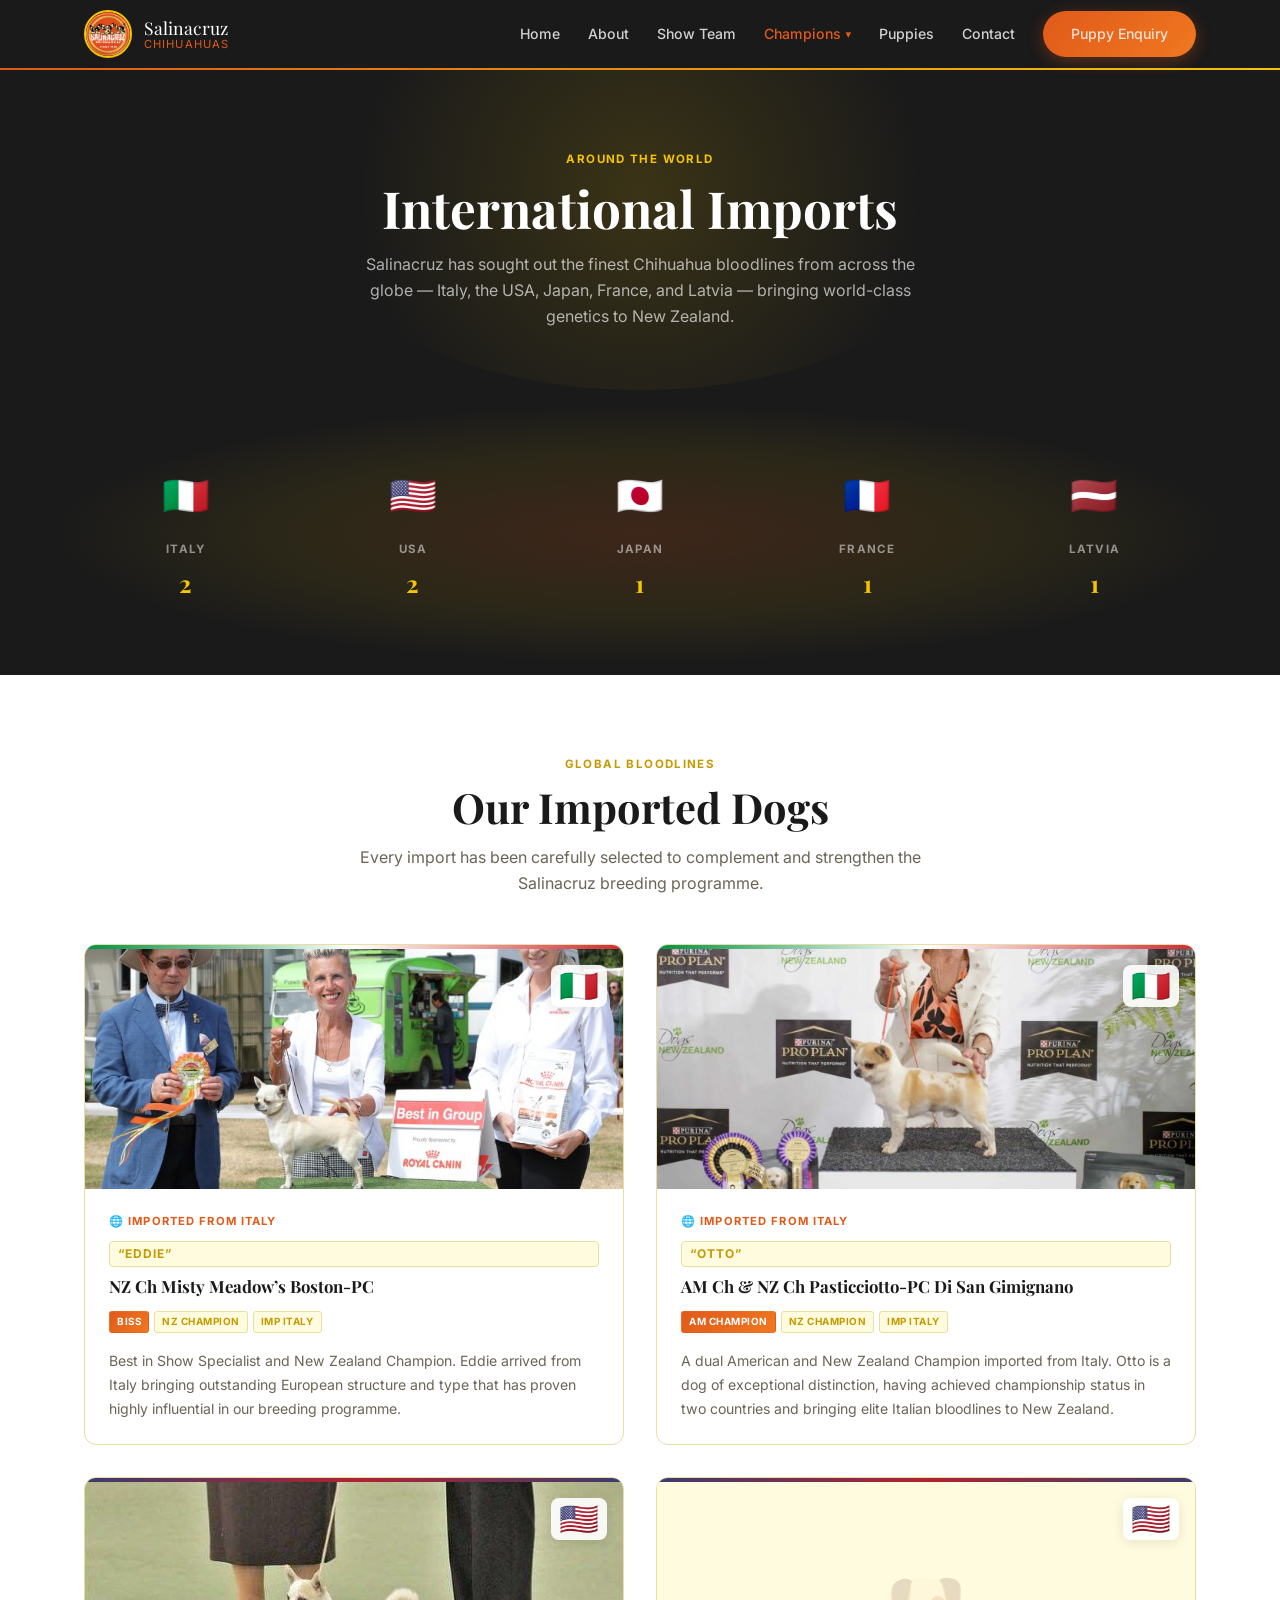
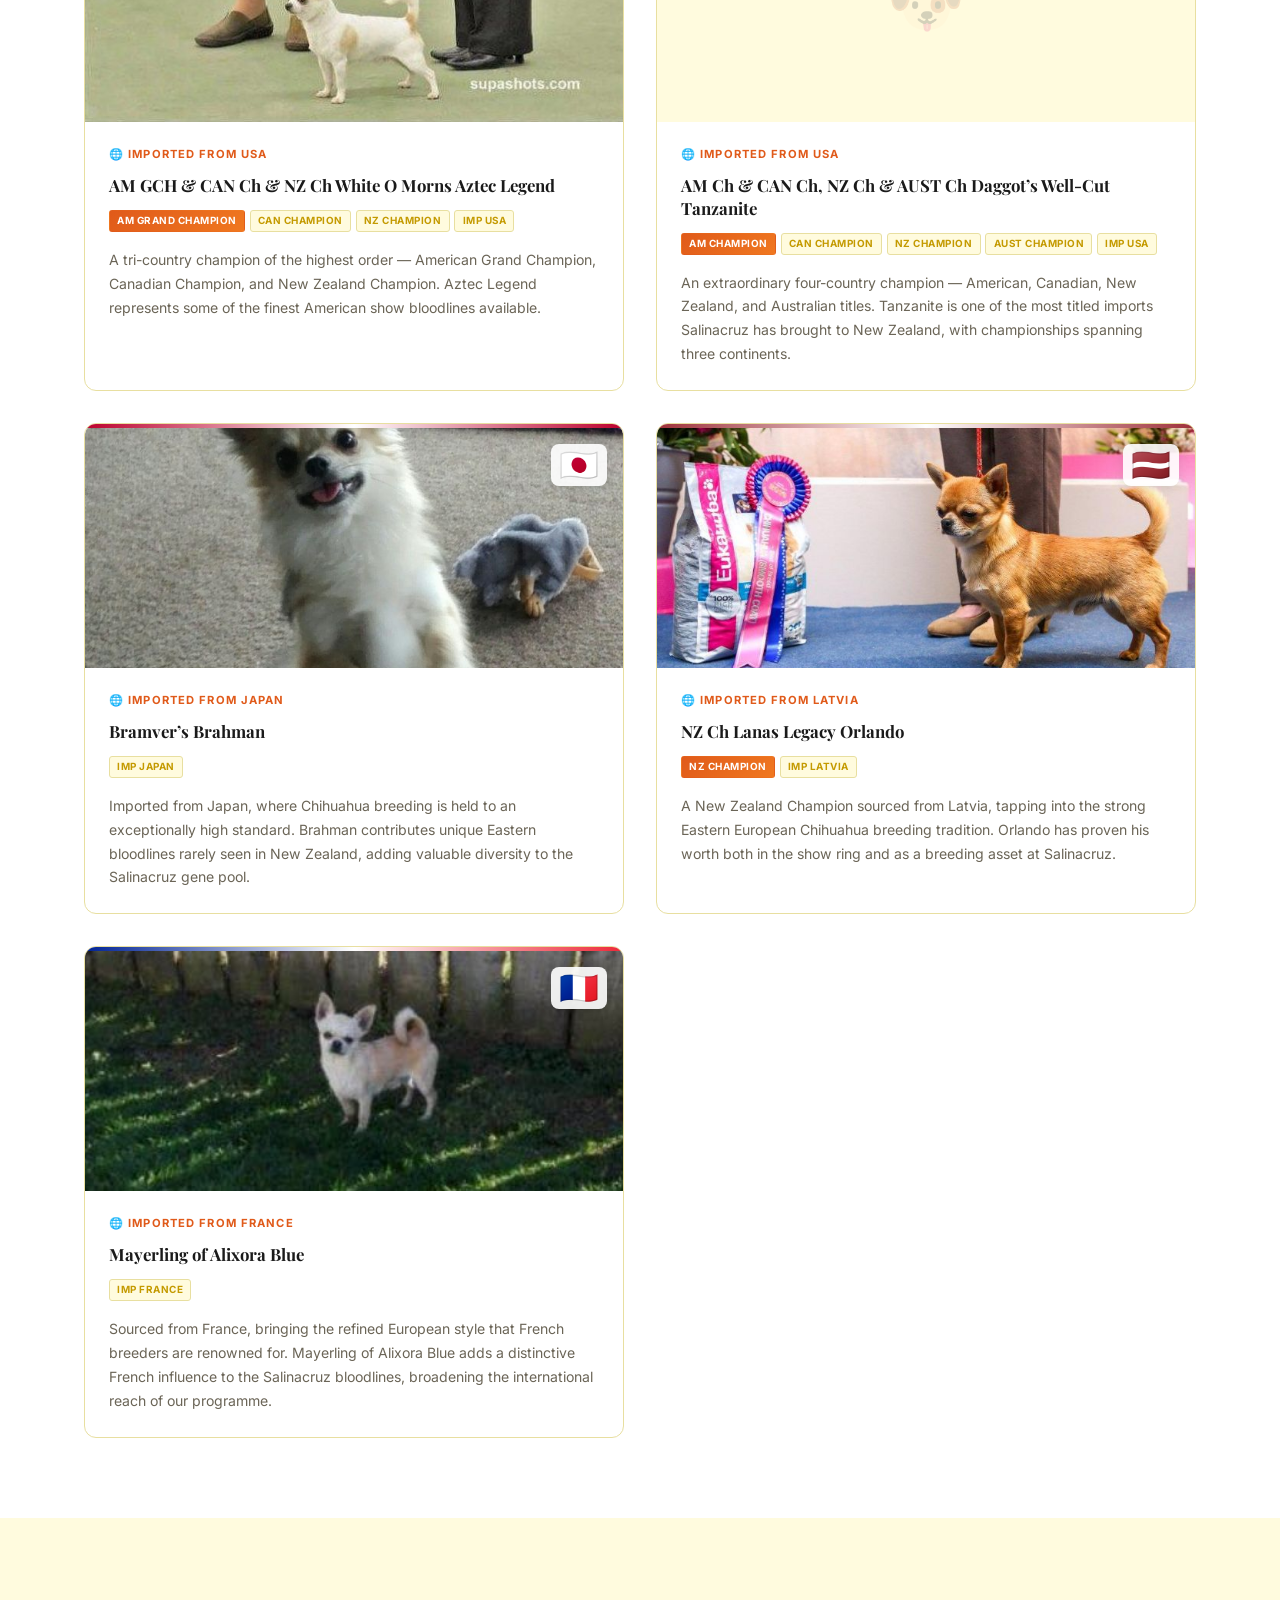
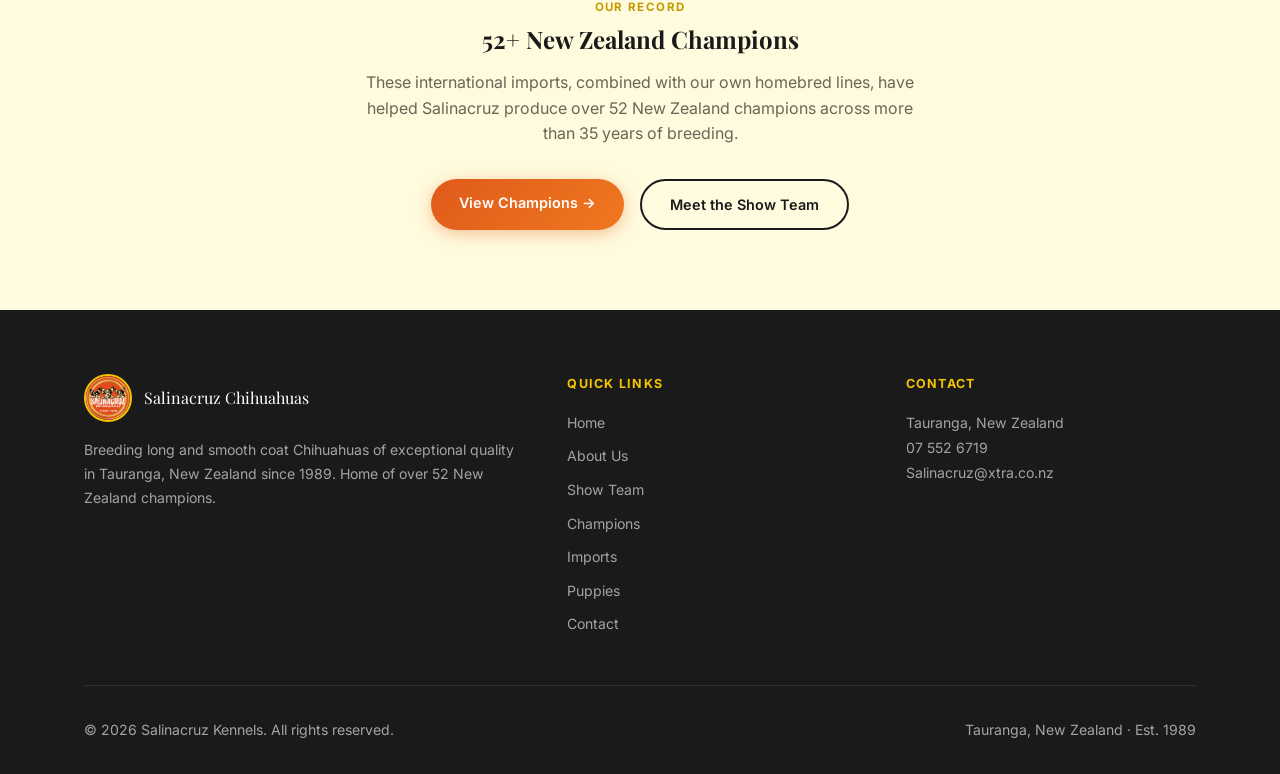
<file: imports.html>
<!DOCTYPE html>
<html lang="en">
<head>
  <meta charset="UTF-8" />
  <meta name="viewport" content="width=device-width, initial-scale=1.0" />
  <title>International Imports &mdash; Salinacruz Chihuahuas</title>
  <link rel="preconnect" href="https://fonts.googleapis.com" />
  <link rel="preconnect" href="https://fonts.gstatic.com" crossorigin />
  <link href="https://fonts.googleapis.com/css2?family=Playfair+Display:ital,wght@0,400;0,700;1,400&family=Inter:wght@300;400;500;600;700&display=swap" rel="stylesheet" />
  <link rel="icon" type="image/png" href="assets/images/logo.png" />
  <link rel="stylesheet" href="css/styles.css" />
  <style>

    /* ---- IMPORT CARD GRID ---- */
    .imports-grid {
      display: grid;
      grid-template-columns: repeat(2, 1fr);
      gap: 2rem;
    }

    .import-card {
      background: var(--white);
      border: 1px solid var(--border);
      border-radius: var(--r);
      overflow: hidden;
      transition: transform .2s, box-shadow .2s;
      display: flex;
      flex-direction: column;
    }
    .import-card:hover {
      transform: translateY(-5px);
      box-shadow: var(--shadow-lg);
    }

    /* Top accent stripe colour-coded by country */
    .import-card__stripe {
      height: 4px;
      background: linear-gradient(90deg, var(--orange), var(--yellow));
    }
    .import-card__stripe--italy  { background: linear-gradient(90deg, #009246, #fff, #CE2B37); }
    .import-card__stripe--japan  { background: linear-gradient(90deg, #BC002D, #fff, #BC002D); }
    .import-card__stripe--latvia { background: linear-gradient(90deg, #9E3039, #fff, #9E3039); }
    .import-card__stripe--france { background: linear-gradient(90deg, #002395, #fff, #ED2939); }
    .import-card__stripe--usa    { background: linear-gradient(90deg, #3C3B6E, #B22234, #3C3B6E); }

    /* Photo */
    .import-card__photo {
      height: 240px;
      background: var(--yellow-light);
      overflow: hidden;
      position: relative;
    }
    .import-card__photo img {
      width: 100%;
      height: 100%;
      object-fit: cover;
      object-position: top;
      transition: transform .4s;
      display: block;
    }
    .import-card:hover .import-card__photo img { transform: scale(1.05); }
    .import-card__photo-placeholder {
      width: 100%;
      height: 100%;
      display: flex;
      align-items: center;
      justify-content: center;
      font-size: 4rem;
      color: var(--yellow-dark);
      opacity: .2;
    }
    .import-card__flag {
      position: absolute;
      top: 1rem;
      right: 1rem;
      font-size: 2rem;
      line-height: 1;
      background: rgba(255,255,255,.9);
      border-radius: var(--r-sm);
      padding: .3rem .5rem;
      box-shadow: var(--shadow);
    }

    /* Body */
    .import-card__body { padding: 1.5rem; flex: 1; display: flex; flex-direction: column; }
    .import-card__origin {
      display: inline-flex;
      align-items: center;
      gap: .4rem;
      font-size: .7rem;
      font-weight: 700;
      letter-spacing: .1em;
      text-transform: uppercase;
      color: var(--orange);
      margin-bottom: .6rem;
    }
    .import-card__nick {
      font-size: .75rem;
      font-weight: 700;
      letter-spacing: .08em;
      text-transform: uppercase;
      color: var(--yellow-dark);
      background: var(--yellow-light);
      border: 1px solid var(--border);
      border-radius: 4px;
      padding: .15rem .5rem;
      display: inline-block;
      margin-bottom: .5rem;
    }
    .import-card__name {
      font-family: var(--serif);
      font-size: 1.05rem;
      color: var(--black);
      line-height: 1.35;
      margin-bottom: .85rem;
    }
    .import-card__titles {
      display: flex;
      flex-wrap: wrap;
      gap: .3rem;
      margin-bottom: 1rem;
    }
    .import-card__title {
      font-size: .62rem;
      font-weight: 700;
      background: var(--yellow-light);
      color: var(--yellow-dark);
      border: 1px solid var(--border);
      border-radius: 3px;
      padding: .12rem .45rem;
      text-transform: uppercase;
      letter-spacing: .05em;
    }
    .import-card__title--top {
      background: linear-gradient(135deg, var(--orange), #F07820);
      color: var(--white);
      border-color: transparent;
    }
    .import-card__desc {
      font-size: .88rem;
      color: var(--muted);
      line-height: 1.7;
      flex: 1;
    }

    /* ---- GLOBE BAND ---- */
    .globe-band {
      background: var(--black);
      padding: 4.5rem 0;
      position: relative;
      overflow: hidden;
    }
    .globe-band::before {
      content: '';
      position: absolute;
      inset: 0;
      background: radial-gradient(ellipse at center, rgba(224,90,26,.18) 0%, rgba(245,197,0,.08) 40%, transparent 65%);
      pointer-events: none;
    }
    .globe-band__inner {
      position: relative;
      display: grid;
      grid-template-columns: repeat(5, 1fr);
      gap: 1.5rem;
      text-align: center;
    }
    .globe-item__flag { font-size: 2.4rem; display: block; margin-bottom: .5rem; }
    .globe-item__country {
      font-size: .72rem;
      font-weight: 700;
      letter-spacing: .1em;
      text-transform: uppercase;
      color: rgba(255,255,255,.5);
    }
    .globe-item__count {
      font-family: var(--serif);
      font-size: 1.5rem;
      font-weight: 700;
      color: var(--yellow);
      display: block;
      margin-top: .25rem;
    }

    @media (max-width: 900px) {
      .imports-grid { grid-template-columns: 1fr; }
      .globe-band__inner { grid-template-columns: repeat(3, 1fr); }
    }
    @media (max-width: 560px) {
      .globe-band__inner { grid-template-columns: repeat(2, 1fr); }
      .import-card__photo { height: 200px; }
    }
  </style>
</head>
<body>

  <!-- ===== NAV ===== -->
  <header id="site-header">
    <nav class="nav container">
      <a href="index.html" class="nav__logo">
        <img src="assets/images/logo.png" alt="Salinacruz Chihuahuas" class="nav__logo-img" onerror="this.style.display='none'" />
        <div class="nav__logo-name">Salinacruz <span>Chihuahuas</span></div>
      </a>
      <button class="nav__toggle" aria-label="Toggle menu" aria-expanded="false">
        <span></span><span></span><span></span>
      </button>
      <ul class="nav__links">
        <li><a href="index.html">Home</a></li>
        <li><a href="about.html">About</a></li>
        <li><a href="show-team.html">Show Team</a></li>
        <li class="nav__item">
          <button class="nav__dropdown-btn" aria-expanded="false" style="color:var(--orange)">Champions</button>
          <ul class="nav__submenu">
            <li><a href="champions.html">Champions</a></li>
            <li><a href="imports.html" class="active">Imports</a></li>
          </ul>
        </li>
        <li><a href="puppies.html">Puppies</a></li>
        <li><a href="contact.html">Contact</a></li>
        <li><a href="contact.html" class="btn btn--primary nav__cta">Puppy Enquiry</a></li>
      </ul>
    </nav>
  </header>

  <main>

    <!-- ===== PAGE HERO ===== -->
    <section class="page-hero">
      <div class="container">
        <span class="eyebrow">Around the World</span>
        <h1>International Imports</h1>
        <p>Salinacruz has sought out the finest Chihuahua bloodlines from across the globe &mdash; Italy, the USA, Japan, France, and Latvia &mdash; bringing world-class genetics to New Zealand.</p>
      </div>
    </section>

    <!-- ===== GLOBE COUNTRIES BAND ===== -->
    <div class="globe-band">
      <div class="container">
        <div class="globe-band__inner">
          <div class="globe-item">
            <span class="globe-item__flag">🇮🇹</span>
            <span class="globe-item__country">Italy</span>
            <span class="globe-item__count">2</span>
          </div>
          <div class="globe-item">
            <span class="globe-item__flag">🇺🇸</span>
            <span class="globe-item__country">USA</span>
            <span class="globe-item__count">2</span>
          </div>
          <div class="globe-item">
            <span class="globe-item__flag">🇯🇵</span>
            <span class="globe-item__country">Japan</span>
            <span class="globe-item__count">1</span>
          </div>
          <div class="globe-item">
            <span class="globe-item__flag">🇫🇷</span>
            <span class="globe-item__country">France</span>
            <span class="globe-item__count">1</span>
          </div>
          <div class="globe-item">
            <span class="globe-item__flag">🇱🇻</span>
            <span class="globe-item__country">Latvia</span>
            <span class="globe-item__count">1</span>
          </div>
        </div>
      </div>
    </div>

    <!-- ===== IMPORTS GRID ===== -->
    <section class="section">
      <div class="container">
        <div class="section__header reveal">
          <span class="eyebrow">Global Bloodlines</span>
          <h2>Our Imported Dogs</h2>
          <p class="section__desc">Every import has been carefully selected to complement and strengthen the Salinacruz breeding programme.</p>
        </div>

        <div class="imports-grid">

          <!-- Italy #1 — Eddie -->
          <div class="import-card reveal">
            <div class="import-card__stripe import-card__stripe--italy"></div>
            <div class="import-card__photo">
              <img src="assets/images/dog-eddie.jpg" alt="NZ Ch Misty Meadow's Boston-PC" style="object-position: center 85%" onerror="this.style.display='none'" />
              <div class="import-card__photo-placeholder">&#128054;</div>
              <span class="import-card__flag">🇮🇹</span>
            </div>
            <div class="import-card__body">
              <span class="import-card__origin">&#127760; Imported from Italy</span>
              <span class="import-card__nick">&#8220;Eddie&#8221;</span>
              <h3 class="import-card__name">NZ Ch Misty Meadow&rsquo;s Boston-PC</h3>
              <div class="import-card__titles">
                <span class="import-card__title import-card__title--top">BISS</span>
                <span class="import-card__title">NZ Champion</span>
                <span class="import-card__title">Imp Italy</span>
              </div>
              <p class="import-card__desc">Best in Show Specialist and New Zealand Champion. Eddie arrived from Italy bringing outstanding European structure and type that has proven highly influential in our breeding programme.</p>
            </div>
          </div>

          <!-- Italy #2 — Otto -->
          <div class="import-card reveal">
            <div class="import-card__stripe import-card__stripe--italy"></div>
            <div class="import-card__photo">
              <img src="assets/images/dog-otto.jpg" alt="AM Ch &amp; NZ Ch Pasticciotto-PC Di San Gimignano" style="object-position: 45% 68%" onerror="this.style.display='none'" />
              <div class="import-card__photo-placeholder">&#128054;</div>
              <span class="import-card__flag">🇮🇹</span>
            </div>
            <div class="import-card__body">
              <span class="import-card__origin">&#127760; Imported from Italy</span>
              <span class="import-card__nick">&#8220;Otto&#8221;</span>
              <h3 class="import-card__name">AM Ch &amp; NZ Ch Pasticciotto-PC Di San Gimignano</h3>
              <div class="import-card__titles">
                <span class="import-card__title import-card__title--top">AM Champion</span>
                <span class="import-card__title">NZ Champion</span>
                <span class="import-card__title">Imp Italy</span>
              </div>
              <p class="import-card__desc">A dual American and New Zealand Champion imported from Italy. Otto is a dog of exceptional distinction, having achieved championship status in two countries and bringing elite Italian bloodlines to New Zealand.</p>
            </div>
          </div>

          <!-- USA #1 — Aztec Legend -->
          <div class="import-card reveal">
            <div class="import-card__stripe import-card__stripe--usa"></div>
            <div class="import-card__photo">
              <img src="assets/images/dog-aztec.jpg" alt="AM GCH &amp; CAN Ch &amp; NZ Ch White O Morns Aztec Legend" style="object-position: center bottom" onerror="this.style.display='none'" />
              <div class="import-card__photo-placeholder">&#128054;</div>
              <span class="import-card__flag">🇺🇸</span>
            </div>
            <div class="import-card__body">
              <span class="import-card__origin">&#127760; Imported from USA</span>
              <h3 class="import-card__name">AM GCH &amp; CAN Ch &amp; NZ Ch White O Morns Aztec Legend</h3>
              <div class="import-card__titles">
                <span class="import-card__title import-card__title--top">AM Grand Champion</span>
                <span class="import-card__title">CAN Champion</span>
                <span class="import-card__title">NZ Champion</span>
                <span class="import-card__title">Imp USA</span>
              </div>
              <p class="import-card__desc">A tri-country champion of the highest order &mdash; American Grand Champion, Canadian Champion, and New Zealand Champion. Aztec Legend represents some of the finest American show bloodlines available.</p>
            </div>
          </div>

          <!-- USA #2 — Tanzanite -->
          <div class="import-card reveal">
            <div class="import-card__stripe import-card__stripe--usa"></div>
            <div class="import-card__photo">
              <div class="import-card__photo-placeholder">&#128054;</div>
              <span class="import-card__flag">🇺🇸</span>
            </div>
            <div class="import-card__body">
              <span class="import-card__origin">&#127760; Imported from USA</span>
              <h3 class="import-card__name">AM Ch &amp; CAN Ch, NZ Ch &amp; AUST Ch Daggot&rsquo;s Well-Cut Tanzanite</h3>
              <div class="import-card__titles">
                <span class="import-card__title import-card__title--top">AM Champion</span>
                <span class="import-card__title">CAN Champion</span>
                <span class="import-card__title">NZ Champion</span>
                <span class="import-card__title">AUST Champion</span>
                <span class="import-card__title">Imp USA</span>
              </div>
              <p class="import-card__desc">An extraordinary four-country champion &mdash; American, Canadian, New Zealand, and Australian titles. Tanzanite is one of the most titled imports Salinacruz has brought to New Zealand, with championships spanning three continents.</p>
            </div>
          </div>

          <!-- Japan -->
          <div class="import-card reveal">
            <div class="import-card__stripe import-card__stripe--japan"></div>
            <div class="import-card__photo">
              <img src="assets/images/dog-brahman.jpg" alt="Bramver's Brahman" style="object-position: center 30%" onerror="this.style.display='none'" />
              <div class="import-card__photo-placeholder">&#128054;</div>
              <span class="import-card__flag">🇯🇵</span>
            </div>
            <div class="import-card__body">
              <span class="import-card__origin">&#127760; Imported from Japan</span>
              <h3 class="import-card__name">Bramver&rsquo;s Brahman</h3>
              <div class="import-card__titles">
                <span class="import-card__title">Imp Japan</span>
              </div>
              <p class="import-card__desc">Imported from Japan, where Chihuahua breeding is held to an exceptionally high standard. Brahman contributes unique Eastern bloodlines rarely seen in New Zealand, adding valuable diversity to the Salinacruz gene pool.</p>
            </div>
          </div>

          <!-- Latvia -->
          <div class="import-card reveal">
            <div class="import-card__stripe import-card__stripe--latvia"></div>
            <div class="import-card__photo">
              <img src="assets/images/dog-orlando.jpg" alt="NZ Ch Lanas Legacy Orlando" style="object-position: 65% 58%" onerror="this.style.display='none'" />
              <div class="import-card__photo-placeholder">&#128054;</div>
              <span class="import-card__flag">🇱🇻</span>
            </div>
            <div class="import-card__body">
              <span class="import-card__origin">&#127760; Imported from Latvia</span>
              <h3 class="import-card__name">NZ Ch Lanas Legacy Orlando</h3>
              <div class="import-card__titles">
                <span class="import-card__title import-card__title--top">NZ Champion</span>
                <span class="import-card__title">Imp Latvia</span>
              </div>
              <p class="import-card__desc">A New Zealand Champion sourced from Latvia, tapping into the strong Eastern European Chihuahua breeding tradition. Orlando has proven his worth both in the show ring and as a breeding asset at Salinacruz.</p>
            </div>
          </div>

          <!-- France -->
          <div class="import-card reveal">
            <div class="import-card__stripe import-card__stripe--france"></div>
            <div class="import-card__photo">
              <img src="assets/images/dog-mayerling.jpg" alt="Mayerling of Alixora Blue" style="object-position: 45% 62%" onerror="this.style.display='none'" />
              <div class="import-card__photo-placeholder">&#128054;</div>
              <span class="import-card__flag">🇫🇷</span>
            </div>
            <div class="import-card__body">
              <span class="import-card__origin">&#127760; Imported from France</span>
              <h3 class="import-card__name">Mayerling of Alixora Blue</h3>
              <div class="import-card__titles">
                <span class="import-card__title">Imp France</span>
              </div>
              <p class="import-card__desc">Sourced from France, bringing the refined European style that French breeders are renowned for. Mayerling of Alixora Blue adds a distinctive French influence to the Salinacruz bloodlines, broadening the international reach of our programme.</p>
            </div>
          </div>

        </div>
      </div>
    </section>

    <!-- ===== CTA BAND ===== -->
    <section class="section section--alt">
      <div class="container" style="text-align:center;">
        <span class="eyebrow">Our Record</span>
        <h2 style="margin-bottom:1rem;">52+ New Zealand Champions</h2>
        <p style="color:var(--muted); max-width:560px; margin:0 auto 2rem;">These international imports, combined with our own homebred lines, have helped Salinacruz produce over 52 New Zealand champions across more than 35 years of breeding.</p>
        <div style="display:flex; gap:1rem; justify-content:center; flex-wrap:wrap;">
          <a href="champions.html" class="btn btn--primary">View Champions &rarr;</a>
          <a href="show-team.html" class="btn btn--outline">Meet the Show Team</a>
        </div>
      </div>
    </section>

  </main>

  <!-- ===== FOOTER ===== -->
  <footer class="footer">
    <div class="container">
      <div class="footer__grid">
        <div>
          <div class="footer__logo">
            <img src="assets/images/logo.png" alt="Salinacruz Chihuahuas" class="footer__logo-img" onerror="this.style.display='none'" />
            <div class="footer__logo-name">Salinacruz Chihuahuas</div>
          </div>
          <p>Breeding long and smooth coat Chihuahuas of exceptional quality in Tauranga, New Zealand since 1989. Home of over 52 New Zealand champions.</p>
        </div>
        <div>
          <h5>Quick Links</h5>
          <ul class="footer__links">
            <li><a href="index.html">Home</a></li>
            <li><a href="about.html">About Us</a></li>
            <li><a href="show-team.html">Show Team</a></li>
            <li><a href="champions.html">Champions</a></li>
            <li><a href="imports.html">Imports</a></li>
            <li><a href="puppies.html">Puppies</a></li>
            <li><a href="contact.html">Contact</a></li>
          </ul>
        </div>
        <div class="footer__contact">
          <h5>Contact</h5>
          <p>Tauranga, New Zealand</p>
          <a href="tel:075526719">07 552 6719</a>
          <a href="mailto:Salinacruz@xtra.co.nz">Salinacruz@xtra.co.nz</a>
        </div>
      </div>
      <div class="footer__bottom">
        <p>&copy; 2026 Salinacruz Kennels. All rights reserved.</p>
        <p>Tauranga, New Zealand &middot; Est. 1989</p>
      </div>
    </div>
  </footer>

  <script src="js/nav.js"></script>
</body>
</html>
</file>
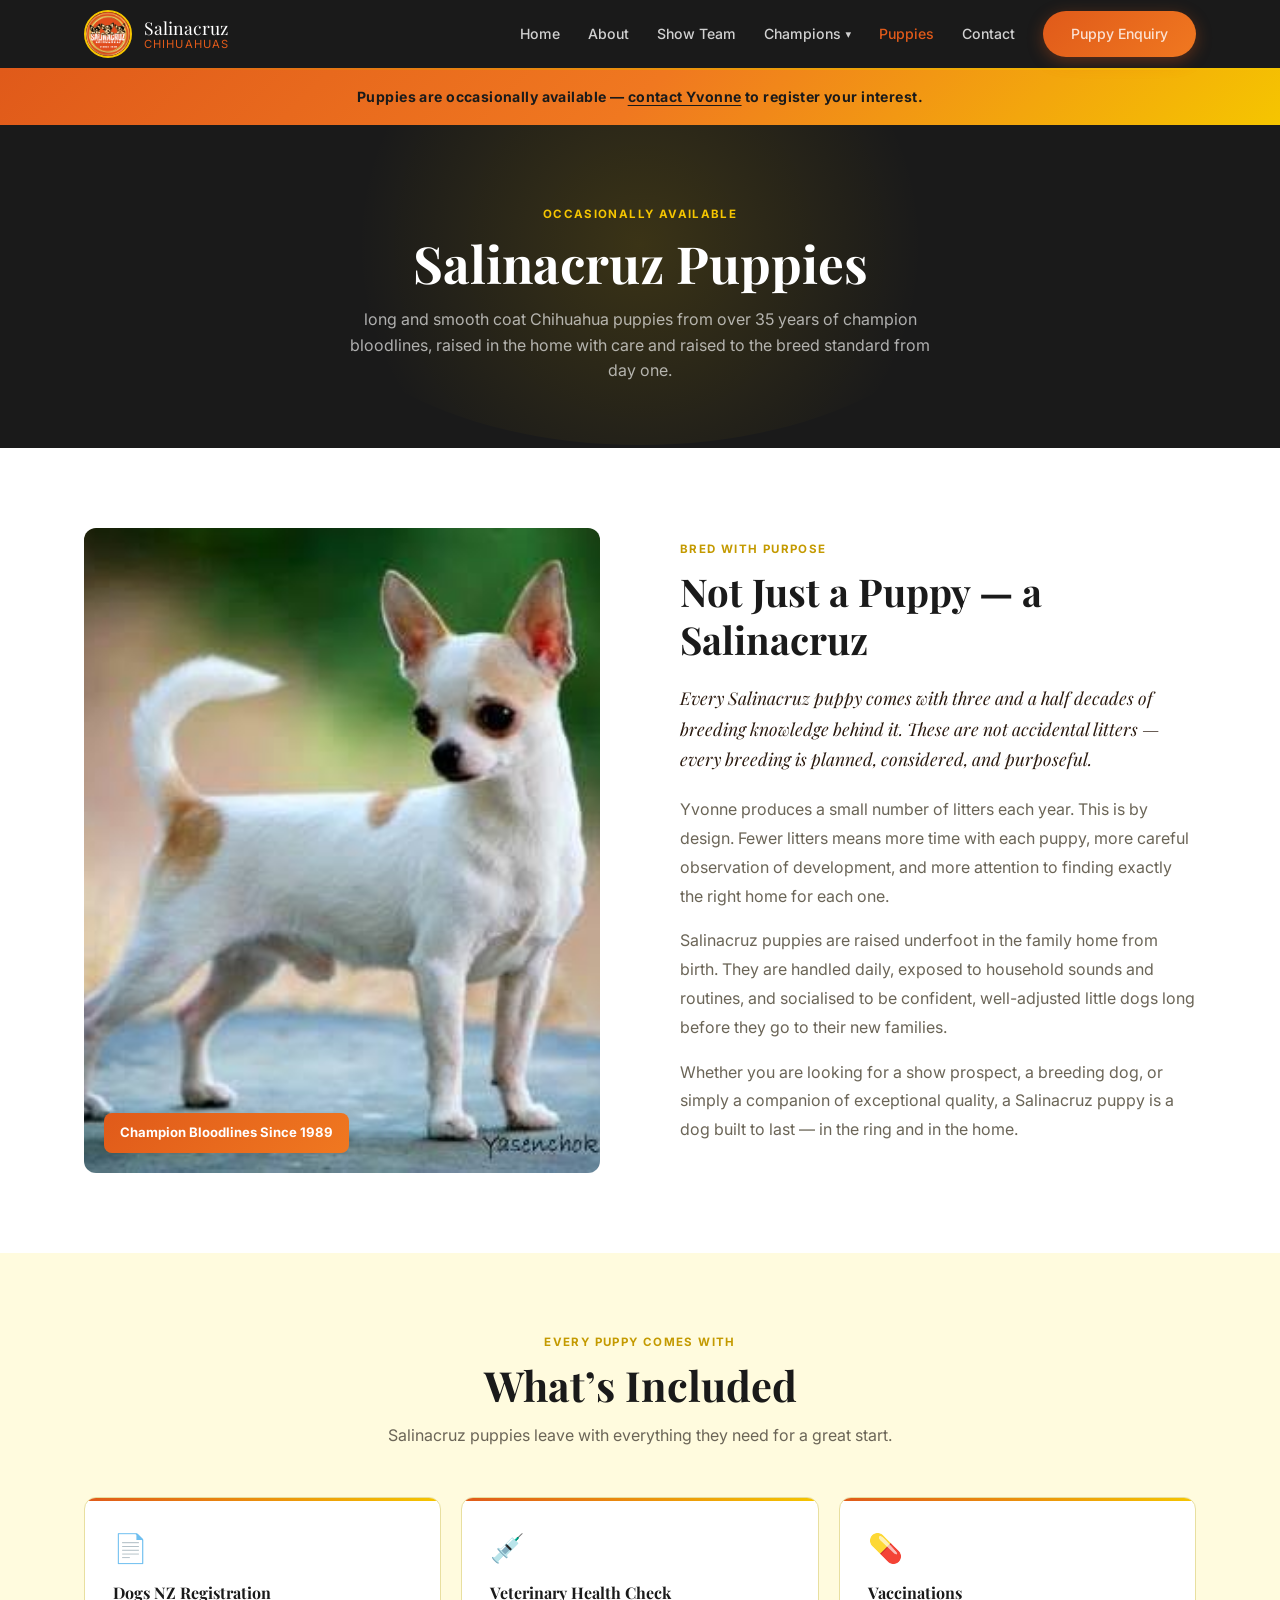
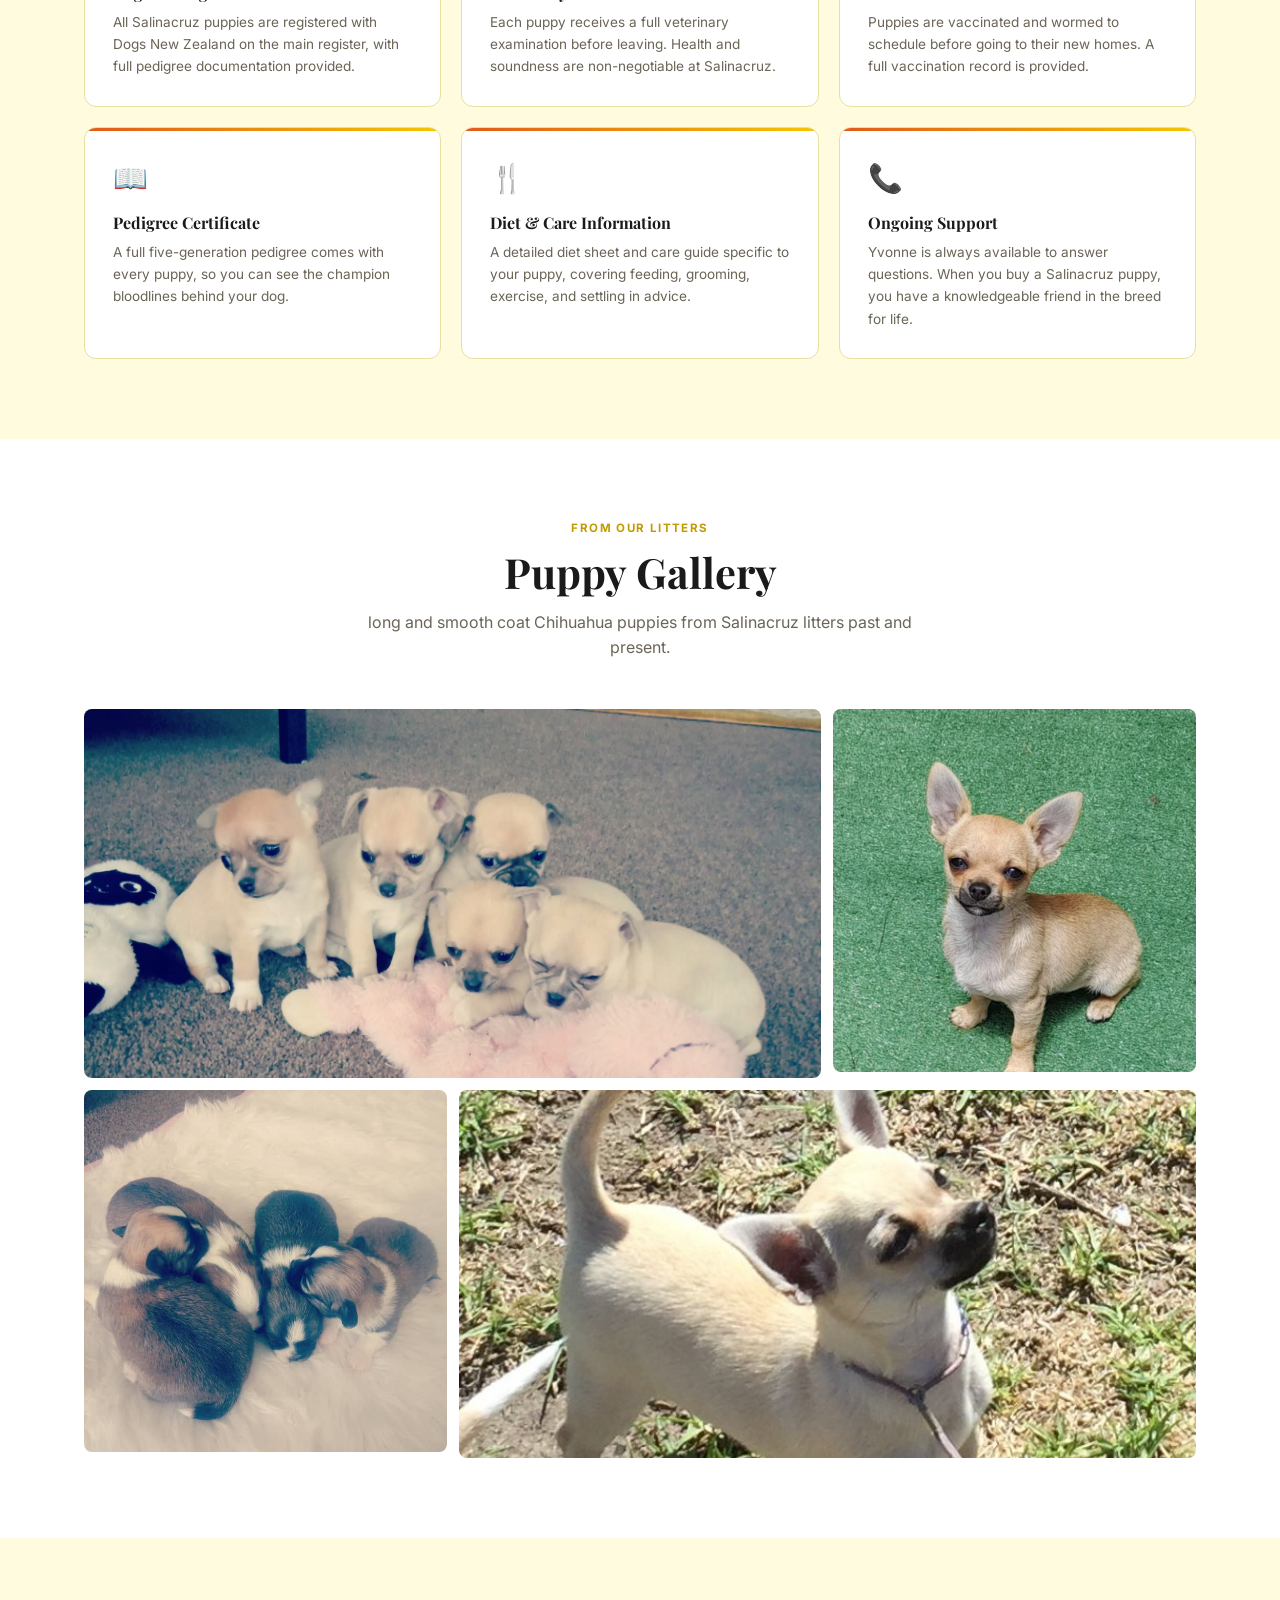
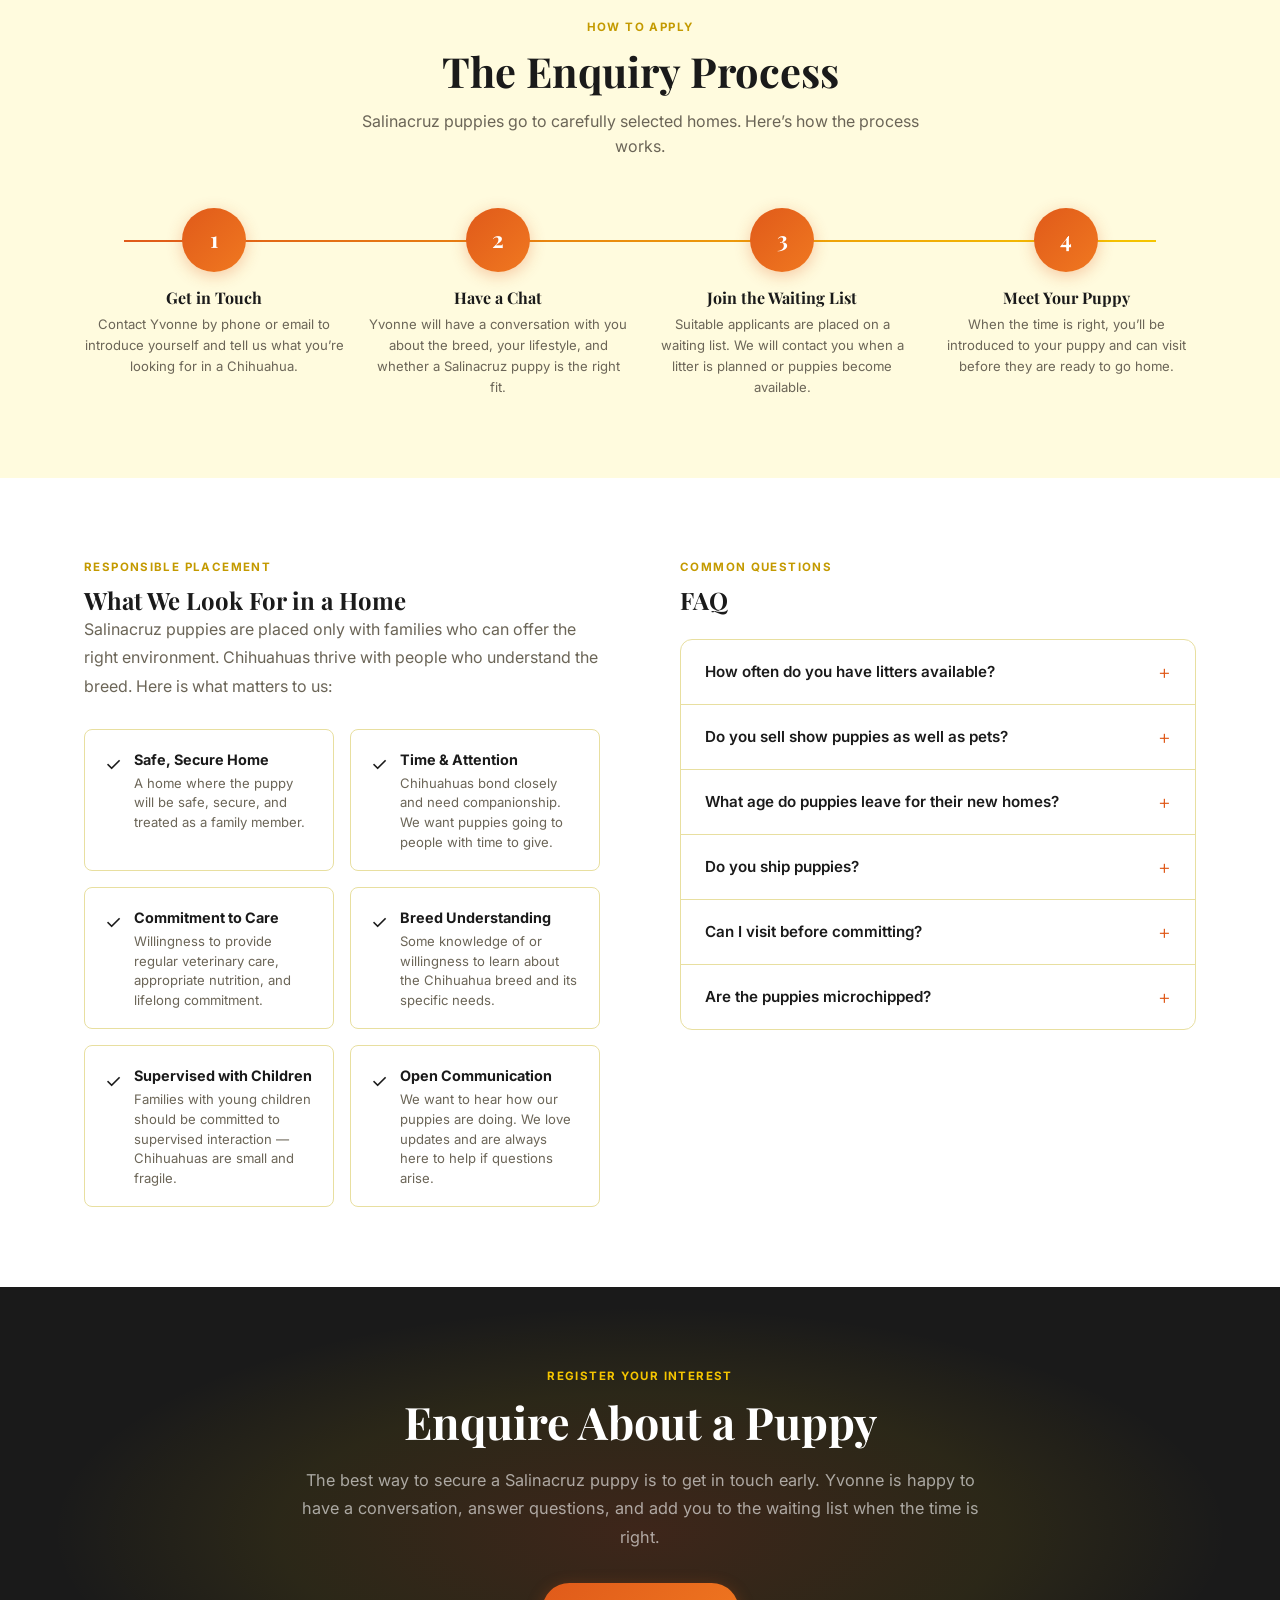
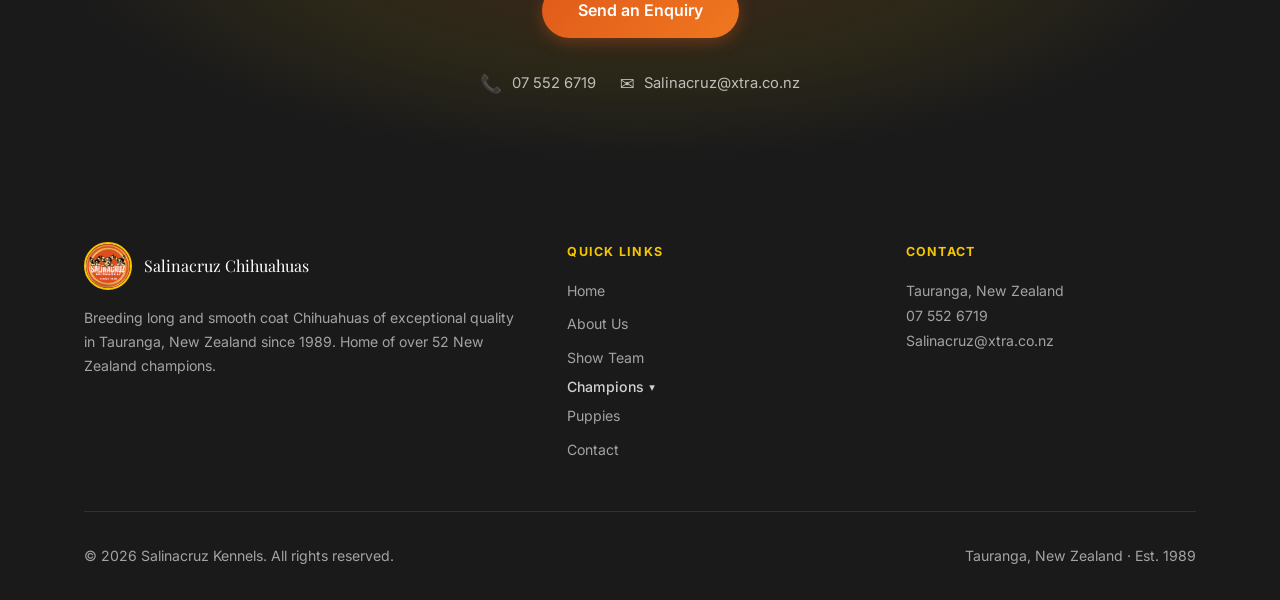
<file: puppies.html>
﻿<!DOCTYPE html>
<html lang="en">
<head>
  <meta charset="UTF-8" />
  <meta name="viewport" content="width=device-width, initial-scale=1.0" />
  <title>Puppies &mdash; Salinacruz Chihuahuas</title>
  <link rel="preconnect" href="https://fonts.googleapis.com" />
  <link rel="preconnect" href="https://fonts.gstatic.com" crossorigin />
  <link href="https://fonts.googleapis.com/css2?family=Playfair+Display:ital,wght@0,400;0,700;1,400&family=Inter:wght@300;400;500;600;700&display=swap" rel="stylesheet" />
  <link rel="icon" type="image/png" href="assets/images/logo.png" />
  <link rel="stylesheet" href="css/styles.css" />
  <style>

    /* ---- AVAILABILITY BANNER ---- */
    .availability-band { background: linear-gradient(135deg, var(--orange) 0%, #F07820 50%, var(--yellow) 100%); padding: 1rem 0; text-align: center; }
    .availability-band p { font-size: .88rem; font-weight: 700; color: var(--black); letter-spacing: .03em; }
    .availability-band a { text-decoration: underline; text-underline-offset: .2em; }

    /* ---- INTRO SPLIT ---- */
    .intro-split { display: grid; grid-template-columns: 1fr 1fr; gap: 5rem; align-items: center; }
    .intro-split__img { border-radius: var(--r); overflow: hidden; position: relative; }
    .intro-split__img img { width: 100%; display: block; object-fit: cover; aspect-ratio: 4/5; }
    .intro-split__img-placeholder { aspect-ratio: 4/5; background: var(--yellow-light); border-radius: var(--r); display: flex; align-items: center; justify-content: center; font-size: 5rem; color: var(--yellow-dark); opacity: .25; }
    .intro-split__img-badge { position: absolute; bottom: 1.25rem; left: 1.25rem; background: linear-gradient(135deg, var(--orange), #F07820); color: var(--white); font-size: .82rem; font-weight: 700; padding: .6rem 1rem; border-radius: var(--r-sm); box-shadow: var(--shadow); }
    .intro-split__text h2 { font-size: clamp(1.7rem, 3.5vw, 2.4rem); margin-bottom: 1.25rem; }
    .intro-split__text .lead { font-family: var(--serif); font-size: 1.1rem; font-style: italic; color: var(--dark); line-height: 1.75; margin-bottom: 1.25rem; }
    .intro-split__text p { color: var(--muted); line-height: 1.8; margin-bottom: 1rem; }

    /* ---- WHAT YOU GET ---- */
    .included-grid { display: grid; grid-template-columns: repeat(3, 1fr); gap: 1.25rem; margin-top: 3rem; }
    .included-card { background: var(--white); border: 1px solid var(--border); border-radius: var(--r); padding: 1.75rem; position: relative; overflow: hidden; }
    .included-card::before { content: ''; position: absolute; top: 0; left: 0; right: 0; height: 3px; background: linear-gradient(90deg, var(--orange), var(--yellow)); }
    .included-card__icon { font-size: 1.75rem; margin-bottom: .75rem; }
    .included-card h4 { font-family: var(--serif); font-size: 1rem; margin-bottom: .5rem; }
    .included-card p { font-size: .85rem; color: var(--muted); line-height: 1.65; }

    /* ---- PHOTO GALLERY ---- */
    .puppy-gallery { display: grid; grid-template-columns: repeat(3, 1fr); gap: .75rem; }
    .puppy-gallery__item { border-radius: var(--r-sm); overflow: hidden; aspect-ratio: 1; background: var(--yellow-light); position: relative; }
    .puppy-gallery__item img { position: absolute; inset: 0; width: 100%; height: 100%; object-fit: cover; transition: transform .4s; display: block; z-index: 1; }
    .puppy-gallery__item:hover img { transform: scale(1.05); }
    .puppy-gallery__item--wide { grid-column: span 2; aspect-ratio: 2/1; }
    .puppy-gallery__placeholder { position: absolute; inset: 0; display: flex; align-items: center; justify-content: center; font-size: 2.5rem; color: var(--yellow-dark); opacity: .2; z-index: 0; }

    /* ---- PROCESS ---- */
    .process-steps { display: grid; grid-template-columns: repeat(4, 1fr); gap: 1.5rem; position: relative; }
    .process-steps::before { content: ''; position: absolute; top: 2rem; left: 2.5rem; right: 2.5rem; height: 2px; background: linear-gradient(90deg, var(--orange), var(--yellow)); z-index: 0; }
    .process-step { text-align: center; position: relative; z-index: 1; }
    .process-step__num { width: 4rem; height: 4rem; border-radius: 50%; background: linear-gradient(135deg, var(--orange), #F07820); color: var(--white); font-family: var(--serif); font-size: 1.4rem; font-weight: 700; display: flex; align-items: center; justify-content: center; margin: 0 auto 1rem; box-shadow: 0 4px 16px rgba(224,90,26,.3); }
    .process-step h4 { font-family: var(--serif); font-size: 1rem; margin-bottom: .4rem; }
    .process-step p { font-size: .82rem; color: var(--muted); line-height: 1.6; }

    /* ---- WHAT WE LOOK FOR ---- */
    .criteria-grid { display: grid; grid-template-columns: 1fr 1fr; gap: 1rem; }
    .criteria-item { display: flex; gap: .75rem; align-items: flex-start; padding: 1.1rem 1.25rem; background: var(--white); border: 1px solid var(--border); border-radius: var(--r-sm); }
    .criteria-item__icon { font-size: 1.2rem; flex-shrink: 0; margin-top: .1rem; }
    .criteria-item h5 { font-size: .9rem; font-weight: 700; margin-bottom: .2rem; }
    .criteria-item p { font-size: .82rem; color: var(--muted); line-height: 1.5; }

    /* ---- FAQ ---- */
    .faq-list { display: flex; flex-direction: column; gap: 0; border: 1px solid var(--border); border-radius: var(--r); overflow: hidden; }
    .faq-item { border-bottom: 1px solid var(--border); }
    .faq-item:last-child { border-bottom: none; }
    .faq-q { width: 100%; text-align: left; background: none; border: none; padding: 1.25rem 1.5rem; font-size: .95rem; font-weight: 600; color: var(--black); cursor: pointer; display: flex; justify-content: space-between; align-items: center; gap: 1rem; font-family: var(--sans); transition: background .15s; }
    .faq-q:hover { background: var(--yellow-light); }
    .faq-q::after { content: '+'; font-size: 1.25rem; font-weight: 300; color: var(--orange); flex-shrink: 0; transition: transform .25s; }
    .faq-item.open .faq-q::after { transform: rotate(45deg); }
    .faq-a { display: none; padding: 0 1.5rem 1.25rem; font-size: .9rem; color: var(--muted); line-height: 1.75; }
    .faq-item.open .faq-a { display: block; }

    /* ---- ENQUIRY BAND ---- */
    .enquiry-band { background: var(--black); padding: 5rem 0; position: relative; overflow: hidden; }
    .enquiry-band::before { content: ''; position: absolute; inset: 0; background: radial-gradient(ellipse at center, rgba(224,90,26,.18) 0%, rgba(245,197,0,.08) 40%, transparent 65%); pointer-events: none; }
    .enquiry-band__inner { position: relative; max-width: 680px; margin: 0 auto; text-align: center; }
    .enquiry-band h2 { font-size: clamp(1.8rem, 4vw, 2.8rem); color: var(--white); margin-bottom: 1rem; }
    .enquiry-band p { color: rgba(255,255,255,.6); font-size: 1.02rem; line-height: 1.75; margin-bottom: 2rem; }
    .enquiry-band .eyebrow { color: var(--yellow); }
    .enquiry-contacts { display: flex; gap: 1.5rem; justify-content: center; flex-wrap: wrap; margin-top: 2rem; }
    .enquiry-contact { display: flex; align-items: center; gap: .6rem; color: rgba(255,255,255,.7); font-size: .92rem; transition: color .2s; }
    .enquiry-contact:hover { color: var(--yellow); }
    .enquiry-contact__icon { font-size: 1.1rem; }

    @media (max-width: 900px) {
      .intro-split { grid-template-columns: 1fr; gap: 2.5rem; }
      .process-steps { grid-template-columns: repeat(2, 1fr); }
      .process-steps::before { display: none; }
      .included-grid { grid-template-columns: 1fr 1fr; }
    }
    @media (max-width: 640px) {
      .included-grid { grid-template-columns: 1fr; }
      .criteria-grid { grid-template-columns: 1fr; }
      .puppy-gallery { grid-template-columns: 1fr 1fr; }
      .puppy-gallery__item--wide { grid-column: span 2; }
      .process-steps { grid-template-columns: 1fr 1fr; }
    }
  </style>
</head>
<body>

  <!-- ===== NAV ===== -->
  <header id="site-header">
    <nav class="nav container">
      <a href="index.html" class="nav__logo">
        <img src="assets/images/logo.png" alt="Salinacruz Chihuahuas" class="nav__logo-img" onerror="this.style.display='none'" />
        <div class="nav__logo-name">Salinacruz <span>Chihuahuas</span></div>
      </a>
      <button class="nav__toggle" aria-label="Toggle menu" aria-expanded="false">
        <span></span><span></span><span></span>
      </button>
      <ul class="nav__links">
        <li><a href="index.html">Home</a></li>
        <li><a href="about.html">About</a></li>
        <li><a href="show-team.html">Show Team</a></li>
        <li class="nav__item">
          <button class="nav__dropdown-btn" aria-expanded="false">Champions</button>
          <ul class="nav__submenu">
            <li><a href="champions.html">Champions</a></li>
            <li><a href="imports.html">Imports</a></li>
          </ul>
        </li>
        <li><a href="puppies.html" class="active">Puppies</a></li>
        <li><a href="contact.html">Contact</a></li>
        <li><a href="contact.html" class="btn btn--primary nav__cta">Puppy Enquiry</a></li>
      </ul>
    </nav>
  </header>

  <!-- ===== AVAILABILITY BANNER ===== -->
  <div class="availability-band">
    <div class="container">
      <p>Puppies are occasionally available &mdash; <a href="#enquire">contact Yvonne</a> to register your interest.</p>
    </div>
  </div>

  <main>

    <!-- ===== PAGE HERO ===== -->
    <section class="page-hero">
      <div class="container">
        <span class="eyebrow">Occasionally Available</span>
        <h1>Salinacruz Puppies</h1>
        <p>long and smooth coat Chihuahua puppies from over 35 years of champion bloodlines, raised in the home with care and raised to the breed standard from day one.</p>
      </div>
    </section>

    <!-- ===== INTRO ===== -->
    <section class="section">
      <div class="container">
        <div class="intro-split">
          <div class="intro-split__img reveal">
            <img src="assets/images/puppy-intro.jpg" alt="Salinacruz Chihuahua" style="object-position: center 35%" onerror="this.style.display='none'" />
            <div class="intro-split__img-badge">Champion Bloodlines Since 1989</div>
          </div>
          <div class="intro-split__text reveal">
            <span class="eyebrow">Bred with Purpose</span>
            <h2>Not Just a Puppy &mdash; a Salinacruz</h2>
            <p class="lead">Every Salinacruz puppy comes with three and a half decades of breeding knowledge behind it. These are not accidental litters &mdash; every breeding is planned, considered, and purposeful.</p>
            <p>Yvonne produces a small number of litters each year. This is by design. Fewer litters means more time with each puppy, more careful observation of development, and more attention to finding exactly the right home for each one.</p>
            <p>Salinacruz puppies are raised underfoot in the family home from birth. They are handled daily, exposed to household sounds and routines, and socialised to be confident, well-adjusted little dogs long before they go to their new families.</p>
            <p>Whether you are looking for a show prospect, a breeding dog, or simply a companion of exceptional quality, a Salinacruz puppy is a dog built to last &mdash; in the ring and in the home.</p>
          </div>
        </div>
      </div>
    </section>

    <!-- ===== WHAT'S INCLUDED ===== -->
    <section class="section section--alt">
      <div class="container">
        <div class="section__header reveal">
          <span class="eyebrow">Every Puppy Comes With</span>
          <h2>What&rsquo;s Included</h2>
          <p class="section__desc">Salinacruz puppies leave with everything they need for a great start.</p>
        </div>
        <div class="included-grid">

          <div class="included-card reveal">
            <div class="included-card__icon">&#128196;</div>
            <h4>Dogs NZ Registration</h4>
            <p>All Salinacruz puppies are registered with Dogs New Zealand on the main register, with full pedigree documentation provided.</p>
          </div>

          <div class="included-card reveal">
            <div class="included-card__icon">&#128137;</div>
            <h4>Veterinary Health Check</h4>
            <p>Each puppy receives a full veterinary examination before leaving. Health and soundness are non-negotiable at Salinacruz.</p>
          </div>

          <div class="included-card reveal">
            <div class="included-card__icon">&#128138;</div>
            <h4>Vaccinations</h4>
            <p>Puppies are vaccinated and wormed to schedule before going to their new homes. A full vaccination record is provided.</p>
          </div>

          <div class="included-card reveal">
            <div class="included-card__icon">&#128214;</div>
            <h4>Pedigree Certificate</h4>
            <p>A full five-generation pedigree comes with every puppy, so you can see the champion bloodlines behind your dog.</p>
          </div>

          <div class="included-card reveal">
            <div class="included-card__icon">&#127860;</div>
            <h4>Diet &amp; Care Information</h4>
            <p>A detailed diet sheet and care guide specific to your puppy, covering feeding, grooming, exercise, and settling in advice.</p>
          </div>

          <div class="included-card reveal">
            <div class="included-card__icon">&#128222;</div>
            <h4>Ongoing Support</h4>
            <p>Yvonne is always available to answer questions. When you buy a Salinacruz puppy, you have a knowledgeable friend in the breed for life.</p>
          </div>

        </div>
      </div>
    </section>

    <!-- ===== PUPPY GALLERY ===== -->
    <section class="section">
      <div class="container">
        <div class="section__header reveal">
          <span class="eyebrow">From Our Litters</span>
          <h2>Puppy Gallery</h2>
          <p class="section__desc">long and smooth coat Chihuahua puppies from Salinacruz litters past and present.</p>
        </div>
        <div class="puppy-gallery reveal">
          <div class="puppy-gallery__item puppy-gallery__item--wide">
            <img src="assets/images/puppies.jpg" alt="Salinacruz litter" style="object-position: center 40%" onerror="this.style.display='none'" />
            <div class="puppy-gallery__placeholder">&#128054;</div>
          </div>
          <div class="puppy-gallery__item">
            <img src="assets/images/puppy2.jpg" alt="Salinacruz puppy" style="object-position: center 35%" onerror="this.style.display='none'" />
            <div class="puppy-gallery__placeholder">&#128054;</div>
          </div>
          <div class="puppy-gallery__item">
            <img src="assets/images/puppy4.jpg" alt="Salinacruz newborn puppies" style="object-position: center center" onerror="this.style.display='none'" />
            <div class="puppy-gallery__placeholder">&#128054;</div>
          </div>
          <div class="puppy-gallery__item puppy-gallery__item--wide">
            <img src="assets/images/puppy-dressed.jpg" alt="Salinacruz puppy" style="object-position: center 40%" onerror="this.style.display='none'" />
            <div class="puppy-gallery__placeholder">&#128054;</div>
          </div>
        </div>
      </div>
    </section>

    <!-- ===== PROCESS ===== -->
    <section class="section section--alt">
      <div class="container">
        <div class="section__header reveal">
          <span class="eyebrow">How to Apply</span>
          <h2>The Enquiry Process</h2>
          <p class="section__desc">Salinacruz puppies go to carefully selected homes. Here&rsquo;s how the process works.</p>
        </div>
        <div class="process-steps reveal">
          <div class="process-step">
            <div class="process-step__num">1</div>
            <h4>Get in Touch</h4>
            <p>Contact Yvonne by phone or email to introduce yourself and tell us what you&rsquo;re looking for in a Chihuahua.</p>
          </div>
          <div class="process-step">
            <div class="process-step__num">2</div>
            <h4>Have a Chat</h4>
            <p>Yvonne will have a conversation with you about the breed, your lifestyle, and whether a Salinacruz puppy is the right fit.</p>
          </div>
          <div class="process-step">
            <div class="process-step__num">3</div>
            <h4>Join the Waiting List</h4>
            <p>Suitable applicants are placed on a waiting list. We will contact you when a litter is planned or puppies become available.</p>
          </div>
          <div class="process-step">
            <div class="process-step__num">4</div>
            <h4>Meet Your Puppy</h4>
            <p>When the time is right, you&rsquo;ll be introduced to your puppy and can visit before they are ready to go home.</p>
          </div>
        </div>
      </div>
    </section>

    <!-- ===== WHAT WE LOOK FOR ===== -->
    <section class="section">
      <div class="container">
        <div style="display:grid; grid-template-columns:1fr 1fr; gap:5rem; align-items:start;">
          <div class="reveal">
            <span class="eyebrow">Responsible Placement</span>
            <h2>What We Look For in a Home</h2>
            <p style="color:var(--muted); line-height:1.8; margin-bottom:1.75rem;">Salinacruz puppies are placed only with families who can offer the right environment. Chihuahuas thrive with people who understand the breed. Here is what matters to us:</p>
            <div class="criteria-grid">
              <div class="criteria-item">
                <span class="criteria-item__icon">&#10003;</span>
                <div>
                  <h5>Safe, Secure Home</h5>
                  <p>A home where the puppy will be safe, secure, and treated as a family member.</p>
                </div>
              </div>
              <div class="criteria-item">
                <span class="criteria-item__icon">&#10003;</span>
                <div>
                  <h5>Time &amp; Attention</h5>
                  <p>Chihuahuas bond closely and need companionship. We want puppies going to people with time to give.</p>
                </div>
              </div>
              <div class="criteria-item">
                <span class="criteria-item__icon">&#10003;</span>
                <div>
                  <h5>Commitment to Care</h5>
                  <p>Willingness to provide regular veterinary care, appropriate nutrition, and lifelong commitment.</p>
                </div>
              </div>
              <div class="criteria-item">
                <span class="criteria-item__icon">&#10003;</span>
                <div>
                  <h5>Breed Understanding</h5>
                  <p>Some knowledge of or willingness to learn about the Chihuahua breed and its specific needs.</p>
                </div>
              </div>
              <div class="criteria-item">
                <span class="criteria-item__icon">&#10003;</span>
                <div>
                  <h5>Supervised with Children</h5>
                  <p>Families with young children should be committed to supervised interaction — Chihuahuas are small and fragile.</p>
                </div>
              </div>
              <div class="criteria-item">
                <span class="criteria-item__icon">&#10003;</span>
                <div>
                  <h5>Open Communication</h5>
                  <p>We want to hear how our puppies are doing. We love updates and are always here to help if questions arise.</p>
                </div>
              </div>
            </div>
          </div>

          <div class="reveal">
            <span class="eyebrow">Common Questions</span>
            <h2>FAQ</h2>
            <div class="faq-list" style="margin-top:1.5rem;">
              <div class="faq-item">
                <button class="faq-q">How often do you have litters available?</button>
                <div class="faq-a">Salinacruz produces a small number of carefully planned litters each year. Availability varies — sometimes puppies are available within a few months, sometimes there may be a longer wait. Registering your interest early is the best approach.</div>
              </div>
              <div class="faq-item">
                <button class="faq-q">Do you sell show puppies as well as pets?</button>
                <div class="faq-a">Yes. Yvonne assesses each litter and identifies show prospects early. If you are interested in a show or breeding quality puppy, please mention this when you make contact — these are placed separately and the selection process may differ.</div>
              </div>
              <div class="faq-item">
                <button class="faq-q">What age do puppies leave for their new homes?</button>
                <div class="faq-a">Salinacruz puppies do not leave before 10 weeks of age. Given the small size of Chihuahuas, some puppies may be held longer to ensure they are fully ready. The wellbeing of the puppy always comes first.</div>
              </div>
              <div class="faq-item">
                <button class="faq-q">Do you ship puppies?</button>
                <div class="faq-a">In some circumstances, puppies can travel to their new homes within New Zealand. This is assessed case by case. We prefer that buyers can visit in person if at all possible, and we will discuss all options with you.</div>
              </div>
              <div class="faq-item">
                <button class="faq-q">Can I visit before committing?</button>
                <div class="faq-a">Yes, and we encourage it. Meeting Yvonne and seeing the environment the puppies are raised in is an important part of the process — for both parties. We want families to feel confident, and we want to feel good about where our puppies are going.</div>
              </div>
              <div class="faq-item">
                <button class="faq-q">Are the puppies microchipped?</button>
                <div class="faq-a">Yes. All Salinacruz puppies are microchipped before leaving, as required by New Zealand law. Details are provided with your puppy&rsquo;s paperwork.</div>
              </div>
            </div>
          </div>
        </div>
      </div>
    </section>

    <!-- ===== ENQUIRE ===== -->
    <div class="enquiry-band" id="enquire">
      <div class="container">
        <div class="enquiry-band__inner reveal">
          <span class="eyebrow">Register Your Interest</span>
          <h2>Enquire About a Puppy</h2>
          <p>The best way to secure a Salinacruz puppy is to get in touch early. Yvonne is happy to have a conversation, answer questions, and add you to the waiting list when the time is right.</p>
          <a href="contact.html" class="btn btn--primary" style="font-size:1rem; padding:.9rem 2.25rem;">Send an Enquiry</a>
          <div class="enquiry-contacts">
            <a href="tel:075526719" class="enquiry-contact">
              <span class="enquiry-contact__icon">&#128222;</span>
              07 552 6719
            </a>
            <a href="mailto:Salinacruz@xtra.co.nz" class="enquiry-contact">
              <span class="enquiry-contact__icon">&#9993;</span>
              Salinacruz@xtra.co.nz
            </a>
          </div>
        </div>
      </div>
    </div>

  </main>

  <!-- ===== FOOTER ===== -->
  <footer class="footer">
    <div class="container">
      <div class="footer__grid">
        <div>
          <div class="footer__logo">
            <img src="assets/images/logo.png" alt="Salinacruz Chihuahuas" class="footer__logo-img" onerror="this.style.display='none'" />
            <div class="footer__logo-name">Salinacruz Chihuahuas</div>
          </div>
          <p>Breeding long and smooth coat Chihuahuas of exceptional quality in Tauranga, New Zealand since 1989. Home of over 52 New Zealand champions.</p>
        </div>
        <div>
          <h5>Quick Links</h5>
          <ul class="footer__links">
            <li><a href="index.html">Home</a></li>
            <li><a href="about.html">About Us</a></li>
            <li><a href="show-team.html">Show Team</a></li>
            <li class="nav__item">
          <button class="nav__dropdown-btn" aria-expanded="false">Champions</button>
          <ul class="nav__submenu">
            <li><a href="champions.html">Champions</a></li>
            <li><a href="imports.html">Imports</a></li>
          </ul>
        </li>
            <li><a href="puppies.html">Puppies</a></li>
            <li><a href="contact.html">Contact</a></li>
          </ul>
        </div>
        <div class="footer__contact">
          <h5>Contact</h5>
          <p>Tauranga, New Zealand</p>
          <a href="tel:075526719">07 552 6719</a>
          <a href="mailto:Salinacruz@xtra.co.nz">Salinacruz@xtra.co.nz</a>
        </div>
      </div>
      <div class="footer__bottom">
        <p>&copy; 2026 Salinacruz Kennels. All rights reserved.</p>
        <p>Tauranga, New Zealand &middot; Est. 1989</p>
      </div>
    </div>
  </footer>

  <script src="js/nav.js"></script>
  <script>
    document.querySelectorAll('.faq-q').forEach(btn => {
      btn.addEventListener('click', () => {
        const item = btn.closest('.faq-item');
        const isOpen = item.classList.contains('open');
        document.querySelectorAll('.faq-item.open').forEach(i => i.classList.remove('open'));
        if (!isOpen) item.classList.add('open');
      });
    });
  </script>
</body>
</html>
</file>
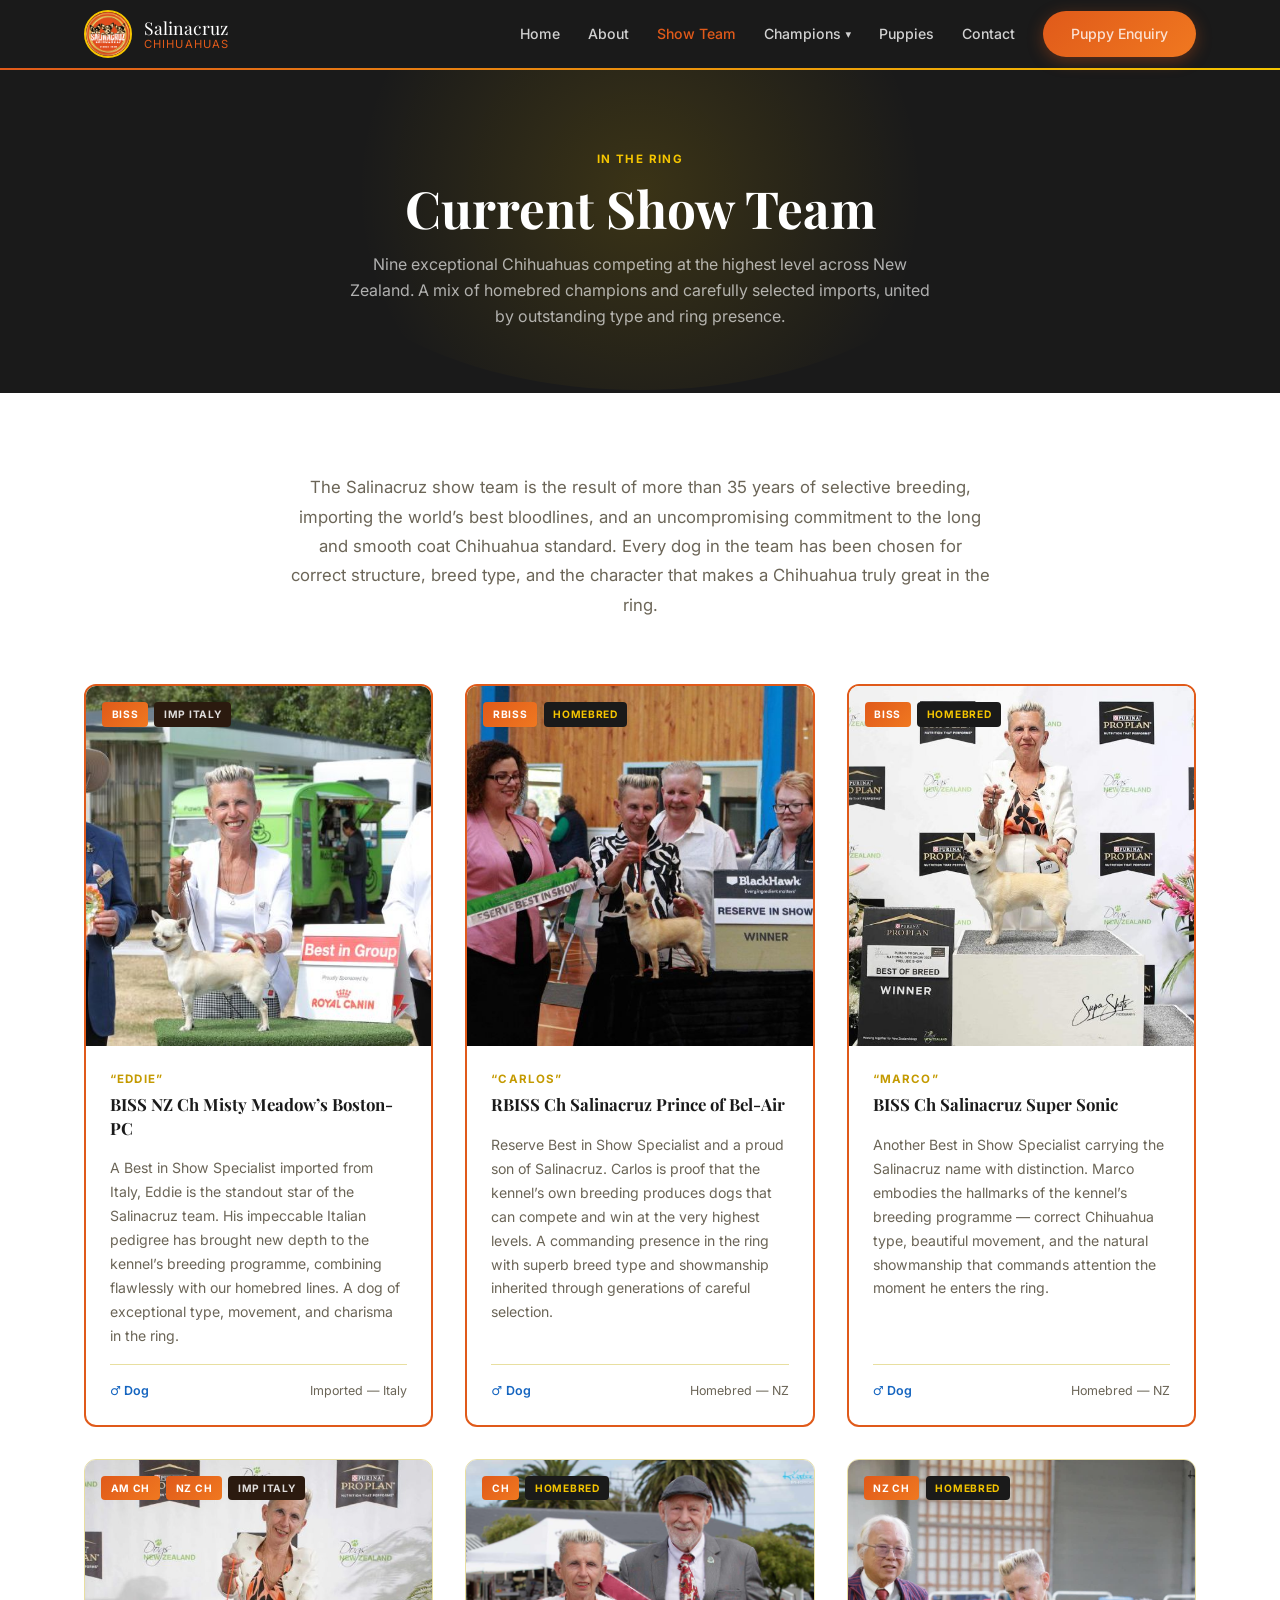
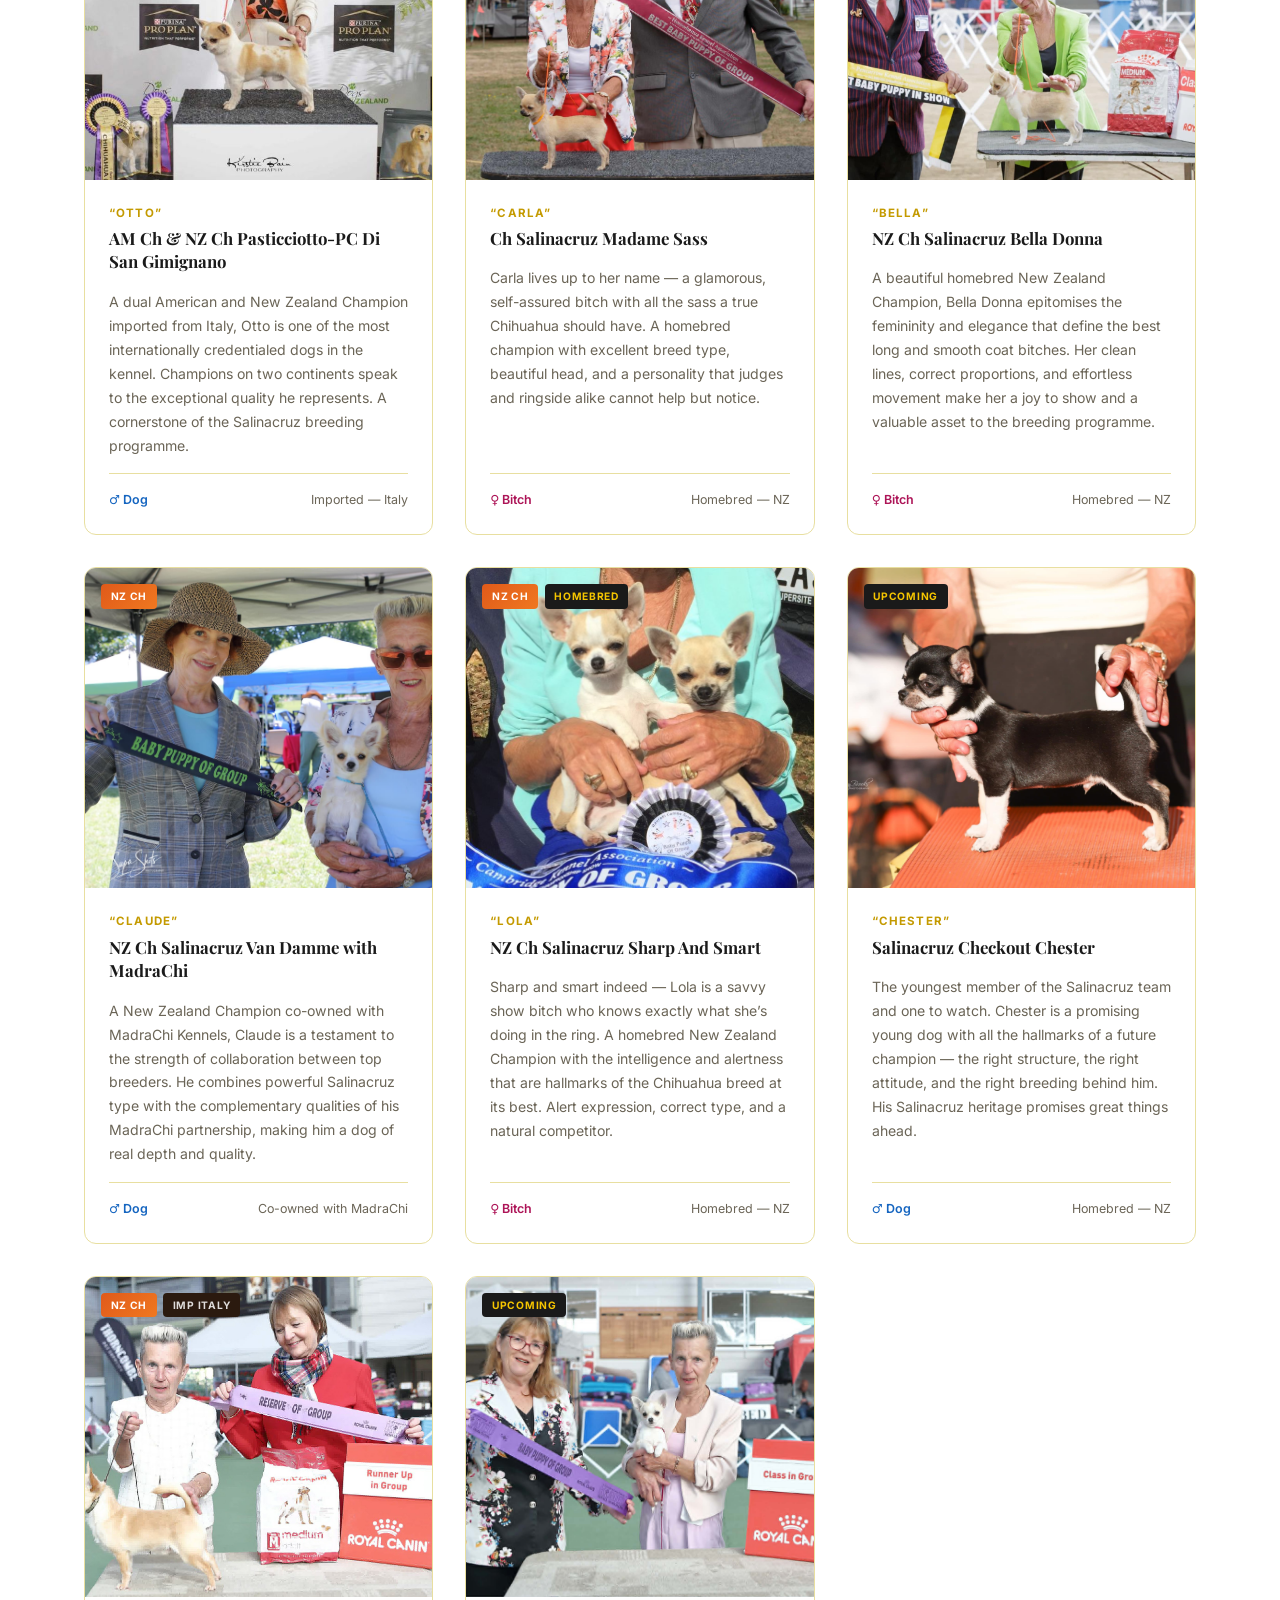
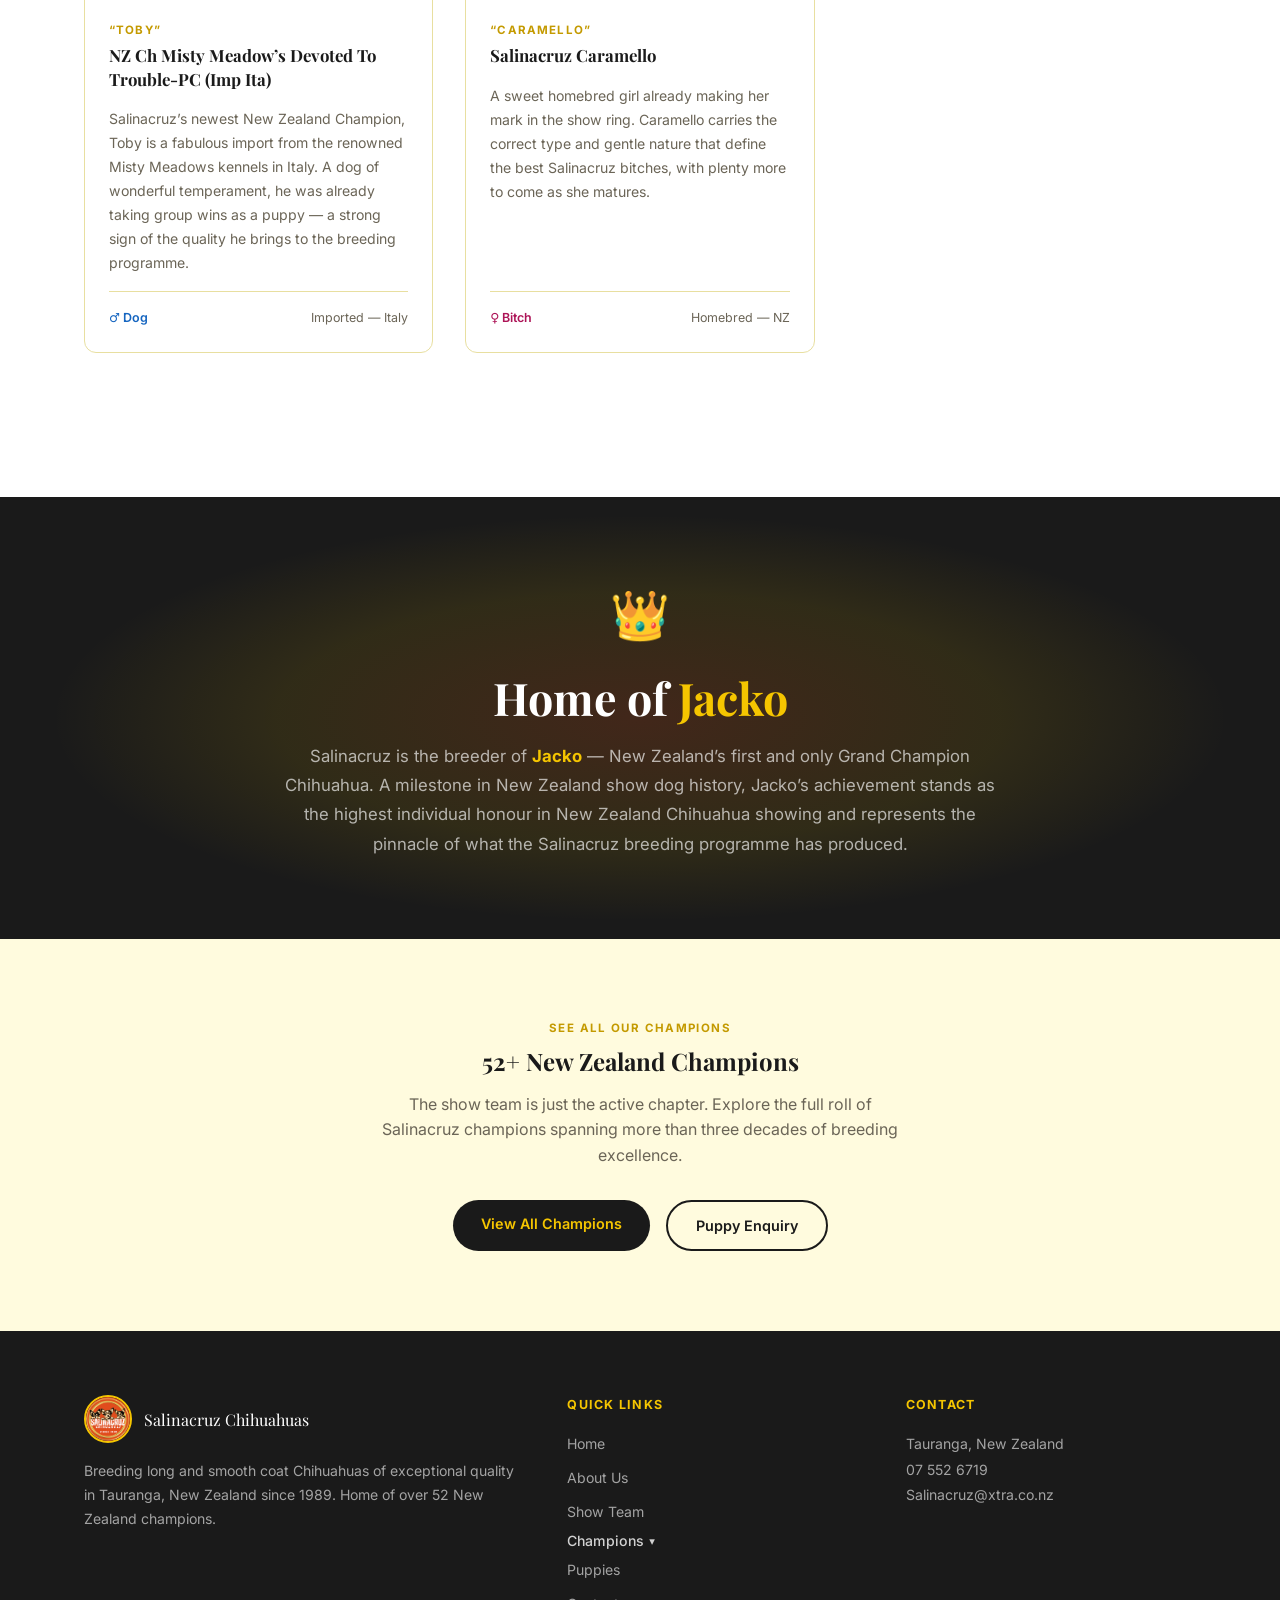
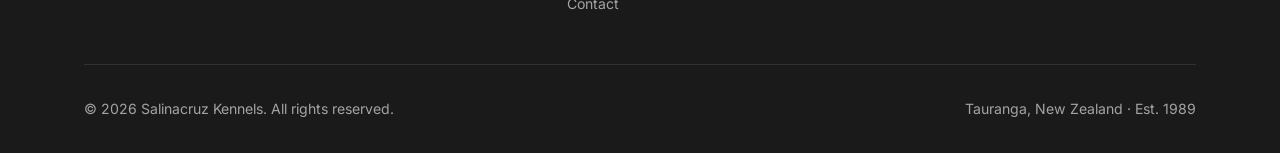
<file: show-team.html>
﻿<!DOCTYPE html>
<html lang="en">
<head>
  <meta charset="UTF-8" />
  <meta name="viewport" content="width=device-width, initial-scale=1.0" />
  <title>Show Team &mdash; Salinacruz Chihuahuas</title>
  <link rel="preconnect" href="https://fonts.googleapis.com" />
  <link rel="preconnect" href="https://fonts.gstatic.com" crossorigin />
  <link href="https://fonts.googleapis.com/css2?family=Playfair+Display:ital,wght@0,400;0,700;1,400&family=Inter:wght@300;400;500;600;700&display=swap" rel="stylesheet" />
  <link rel="icon" type="image/png" href="assets/images/logo.png" />
  <link rel="stylesheet" href="css/styles.css" />
  <style>
    /* ---- SHOW TEAM PAGE ---- */
    .team-intro { max-width: 700px; margin: 0 auto 4rem; text-align: center; }
    .team-intro p { color: var(--muted); font-size: 1.05rem; line-height: 1.75; }

    .team-grid { display: grid; grid-template-columns: repeat(3, 1fr); gap: 2rem; }

    .team-card { background: var(--white); border: 1px solid var(--border); border-radius: var(--r); overflow: hidden; transition: transform .25s, box-shadow .25s; display: flex; flex-direction: column; }
    .team-card:hover { transform: translateY(-5px); box-shadow: var(--shadow-lg); }

    .team-card__photo { position: relative; height: 320px; background: var(--yellow-light); overflow: hidden; }
    .team-card__photo img { width: 100%; height: 100%; object-fit: cover; object-position: top; transition: transform .5s ease; }
    .team-card:hover .team-card__photo img { transform: scale(1.04); }
    .team-card__photo-placeholder { width: 100%; height: 100%; display: flex; align-items: center; justify-content: center; font-size: 4rem; color: var(--yellow-dark); opacity: .25; }

    .team-card__badge { position: absolute; top: 1rem; left: 1rem; display: flex; gap: .4rem; flex-wrap: wrap; }
    .badge { font-size: .64rem; font-weight: 700; letter-spacing: .07em; text-transform: uppercase; padding: .25rem .6rem; border-radius: 4px; }
    .badge--gold { background: linear-gradient(135deg, var(--orange), #F07820); color: var(--white); }
    .badge--dark { background: var(--black); color: var(--yellow); }
    .badge--import { background: #2B1A0F; color: rgba(255,255,255,.85); }

    .team-card__body { padding: 1.5rem; flex: 1; display: flex; flex-direction: column; }
    .team-card__nickname { font-size: .72rem; font-weight: 700; letter-spacing: .1em; text-transform: uppercase; color: var(--yellow-dark); margin-bottom: .3rem; }
    .team-card__name { font-family: var(--serif); font-size: 1.05rem; color: var(--black); line-height: 1.4; margin-bottom: 1rem; }
    .team-card__desc { font-size: .88rem; color: var(--muted); line-height: 1.7; flex: 1; }

    .team-card__divider { height: 1px; background: var(--border); margin: 1rem 0; }

    .team-card__meta { display: flex; justify-content: space-between; align-items: center; font-size: .78rem; }
    .team-card__gender { font-weight: 600; color: var(--black); }
    .team-card__gender--dog { color: #1565C0; }
    .team-card__gender--bitch { color: #AD1457; }
    .team-card__origin { color: var(--muted); }

    .star-card { grid-column: span 1; border: 2px solid var(--orange); }
    .star-card .team-card__photo { height: 360px; }

    .jacko-band { background: var(--black); color: var(--white); padding: 5rem 0; margin: 4rem 0 0; text-align: center; position: relative; overflow: hidden; }
    .jacko-band::before { content: ''; position: absolute; inset: 0; background: radial-gradient(ellipse at center, rgba(224,90,26,.2) 0%, rgba(245,197,0,.1) 40%, transparent 65%); pointer-events: none; }
    .jacko-band__inner { position: relative; max-width: 720px; margin: 0 auto; }
    .jacko-band__crown { font-size: 3rem; margin-bottom: 1rem; display: block; }
    .jacko-band h2 { font-size: clamp(1.8rem, 4vw, 2.8rem); margin-bottom: 1rem; }
    .jacko-band h2 em { color: var(--yellow); font-style: normal; }
    .jacko-band p { color: rgba(255,255,255,.65); font-size: 1.05rem; line-height: 1.75; }

    @media (max-width: 1024px) { .team-grid { grid-template-columns: repeat(2, 1fr); } .star-card .team-card__photo { height: 320px; } }
    @media (max-width: 600px) { .team-grid { grid-template-columns: 1fr; } .star-card { grid-column: span 1; } }
  </style>
</head>
<body>

  <!-- ===== NAV ===== -->
  <header id="site-header">
    <nav class="nav container">
      <a href="index.html" class="nav__logo">
        <img src="assets/images/logo.png" alt="Salinacruz Chihuahuas" class="nav__logo-img" onerror="this.style.display='none'" />
        <div class="nav__logo-name">Salinacruz <span>Chihuahuas</span></div>
      </a>
      <button class="nav__toggle" aria-label="Toggle menu" aria-expanded="false">
        <span></span><span></span><span></span>
      </button>
      <ul class="nav__links">
        <li><a href="index.html">Home</a></li>
        <li><a href="about.html">About</a></li>
        <li><a href="show-team.html" class="active">Show Team</a></li>
        <li class="nav__item">
          <button class="nav__dropdown-btn" aria-expanded="false">Champions</button>
          <ul class="nav__submenu">
            <li><a href="champions.html">Champions</a></li>
            <li><a href="imports.html">Imports</a></li>
          </ul>
        </li>
        <li><a href="puppies.html">Puppies</a></li>
        <li><a href="contact.html">Contact</a></li>
        <li><a href="contact.html" class="btn btn--primary nav__cta">Puppy Enquiry</a></li>
      </ul>
    </nav>
  </header>

  <main>

    <!-- ===== PAGE HERO ===== -->
    <section class="page-hero">
      <div class="container">
        <span class="eyebrow">In the Ring</span>
        <h1>Current Show Team</h1>
        <p>Nine exceptional Chihuahuas competing at the highest level across New Zealand. A mix of homebred champions and carefully selected imports, united by outstanding type and ring presence.</p>
      </div>
    </section>

    <!-- ===== TEAM GRID ===== -->
    <section class="section">
      <div class="container">

        <div class="team-intro reveal">
          <p>The Salinacruz show team is the result of more than 35 years of selective breeding, importing the world&rsquo;s best bloodlines, and an uncompromising commitment to the long and smooth coat Chihuahua standard. Every dog in the team has been chosen for correct structure, breed type, and the character that makes a Chihuahua truly great in the ring.</p>
        </div>

        <div class="team-grid">

          <!-- EDDIE -->
          <div class="team-card star-card reveal">
            <div class="team-card__photo">
              <img src="assets/images/dog-eddie.jpg" alt="Eddie" onerror="this.style.display='none'" />
              <div class="team-card__photo-placeholder">&#128054;</div>
              <div class="team-card__badge">
                <span class="badge badge--gold">BISS</span>
                <span class="badge badge--import">Imp Italy</span>
              </div>
            </div>
            <div class="team-card__body">
              <div class="team-card__nickname">&ldquo;Eddie&rdquo;</div>
              <h2 class="team-card__name">BISS NZ Ch Misty Meadow&rsquo;s Boston-PC</h2>
              <p class="team-card__desc">A Best in Show Specialist imported from Italy, Eddie is the standout star of the Salinacruz team. His impeccable Italian pedigree has brought new depth to the kennel&rsquo;s breeding programme, combining flawlessly with our homebred lines. A dog of exceptional type, movement, and charisma in the ring.</p>
              <div class="team-card__divider"></div>
              <div class="team-card__meta">
                <span class="team-card__gender team-card__gender--dog">&#9794; Dog</span>
                <span class="team-card__origin">Imported &mdash; Italy</span>
              </div>
            </div>
          </div>

          <!-- CARLOS -->
          <div class="team-card star-card reveal">
            <div class="team-card__photo">
              <img src="assets/images/dog-carlos.jpg" alt="Carlos" onerror="this.style.display='none'" />
              <div class="team-card__photo-placeholder">&#128054;</div>
              <div class="team-card__badge">
                <span class="badge badge--gold">RBISS</span>
                <span class="badge badge--dark">Homebred</span>
              </div>
            </div>
            <div class="team-card__body">
              <div class="team-card__nickname">&ldquo;Carlos&rdquo;</div>
              <h2 class="team-card__name">RBISS Ch Salinacruz Prince of Bel-Air</h2>
              <p class="team-card__desc">Reserve Best in Show Specialist and a proud son of Salinacruz. Carlos is proof that the kennel&rsquo;s own breeding produces dogs that can compete and win at the very highest levels. A commanding presence in the ring with superb breed type and showmanship inherited through generations of careful selection.</p>
              <div class="team-card__divider"></div>
              <div class="team-card__meta">
                <span class="team-card__gender team-card__gender--dog">&#9794; Dog</span>
                <span class="team-card__origin">Homebred &mdash; NZ</span>
              </div>
            </div>
          </div>

          <!-- MARCO -->
          <div class="team-card star-card reveal">
            <div class="team-card__photo">
              <img src="assets/images/dog-marco.jpg" alt="Marco" onerror="this.style.display='none'" />
              <div class="team-card__photo-placeholder">&#128054;</div>
              <div class="team-card__badge">
                <span class="badge badge--gold">BISS</span>
                <span class="badge badge--dark">Homebred</span>
              </div>
            </div>
            <div class="team-card__body">
              <div class="team-card__nickname">&ldquo;Marco&rdquo;</div>
              <h2 class="team-card__name">BISS Ch Salinacruz Super Sonic</h2>
              <p class="team-card__desc">Another Best in Show Specialist carrying the Salinacruz name with distinction. Marco embodies the hallmarks of the kennel&rsquo;s breeding programme &mdash; correct Chihuahua type, beautiful movement, and the natural showmanship that commands attention the moment he enters the ring.</p>
              <div class="team-card__divider"></div>
              <div class="team-card__meta">
                <span class="team-card__gender team-card__gender--dog">&#9794; Dog</span>
                <span class="team-card__origin">Homebred &mdash; NZ</span>
              </div>
            </div>
          </div>

          <!-- OTTO -->
          <div class="team-card reveal">
            <div class="team-card__photo">
              <img src="assets/images/dog-otto.jpg" alt="Otto" onerror="this.style.display='none'" />
              <div class="team-card__photo-placeholder">&#128054;</div>
              <div class="team-card__badge">
                <span class="badge badge--gold">AM Ch</span>
                <span class="badge badge--gold">NZ Ch</span>
                <span class="badge badge--import">Imp Italy</span>
              </div>
            </div>
            <div class="team-card__body">
              <div class="team-card__nickname">&ldquo;Otto&rdquo;</div>
              <h3 class="team-card__name">AM Ch &amp; NZ Ch Pasticciotto-PC Di San Gimignano</h3>
              <p class="team-card__desc">A dual American and New Zealand Champion imported from Italy, Otto is one of the most internationally credentialed dogs in the kennel. Champions on two continents speak to the exceptional quality he represents. A cornerstone of the Salinacruz breeding programme.</p>
              <div class="team-card__divider"></div>
              <div class="team-card__meta">
                <span class="team-card__gender team-card__gender--dog">&#9794; Dog</span>
                <span class="team-card__origin">Imported &mdash; Italy</span>
              </div>
            </div>
          </div>

          <!-- CARLA -->
          <div class="team-card reveal">
            <div class="team-card__photo">
              <img src="assets/images/dog-carla.jpg" alt="Carla" onerror="this.style.display='none'" />
              <div class="team-card__photo-placeholder">&#128054;</div>
              <div class="team-card__badge">
                <span class="badge badge--gold">Ch</span>
                <span class="badge badge--dark">Homebred</span>
              </div>
            </div>
            <div class="team-card__body">
              <div class="team-card__nickname">&ldquo;Carla&rdquo;</div>
              <h3 class="team-card__name">Ch Salinacruz Madame Sass</h3>
              <p class="team-card__desc">Carla lives up to her name &mdash; a glamorous, self-assured bitch with all the sass a true Chihuahua should have. A homebred champion with excellent breed type, beautiful head, and a personality that judges and ringside alike cannot help but notice.</p>
              <div class="team-card__divider"></div>
              <div class="team-card__meta">
                <span class="team-card__gender team-card__gender--bitch">&#9792; Bitch</span>
                <span class="team-card__origin">Homebred &mdash; NZ</span>
              </div>
            </div>
          </div>

          <!-- BELLA -->
          <div class="team-card reveal">
            <div class="team-card__photo">
              <img src="assets/images/dog-bella.jpg" alt="Bella" onerror="this.style.display='none'" />
              <div class="team-card__photo-placeholder">&#128054;</div>
              <div class="team-card__badge">
                <span class="badge badge--gold">NZ Ch</span>
                <span class="badge badge--dark">Homebred</span>
              </div>
            </div>
            <div class="team-card__body">
              <div class="team-card__nickname">&ldquo;Bella&rdquo;</div>
              <h3 class="team-card__name">NZ Ch Salinacruz Bella Donna</h3>
              <p class="team-card__desc">A beautiful homebred New Zealand Champion, Bella Donna epitomises the femininity and elegance that define the best long and smooth coat bitches. Her clean lines, correct proportions, and effortless movement make her a joy to show and a valuable asset to the breeding programme.</p>
              <div class="team-card__divider"></div>
              <div class="team-card__meta">
                <span class="team-card__gender team-card__gender--bitch">&#9792; Bitch</span>
                <span class="team-card__origin">Homebred &mdash; NZ</span>
              </div>
            </div>
          </div>

          <!-- CLAUDE -->
          <div class="team-card reveal">
            <div class="team-card__photo">
              <img src="assets/images/dog-claude.jpg" alt="Claude" onerror="this.style.display='none'" />
              <div class="team-card__photo-placeholder">&#128054;</div>
              <div class="team-card__badge">
                <span class="badge badge--gold">NZ Ch</span>
              </div>
            </div>
            <div class="team-card__body">
              <div class="team-card__nickname">&ldquo;Claude&rdquo;</div>
              <h3 class="team-card__name">NZ Ch Salinacruz Van Damme with MadraChi</h3>
              <p class="team-card__desc">A New Zealand Champion co-owned with MadraChi Kennels, Claude is a testament to the strength of collaboration between top breeders. He combines powerful Salinacruz type with the complementary qualities of his MadraChi partnership, making him a dog of real depth and quality.</p>
              <div class="team-card__divider"></div>
              <div class="team-card__meta">
                <span class="team-card__gender team-card__gender--dog">&#9794; Dog</span>
                <span class="team-card__origin">Co-owned with MadraChi</span>
              </div>
            </div>
          </div>

          <!-- LOLA -->
          <div class="team-card reveal">
            <div class="team-card__photo">
              <img src="assets/images/dog-lola.jpg" alt="Lola" onerror="this.style.display='none'" />
              <div class="team-card__photo-placeholder">&#128054;</div>
              <div class="team-card__badge">
                <span class="badge badge--gold">NZ Ch</span>
                <span class="badge badge--dark">Homebred</span>
              </div>
            </div>
            <div class="team-card__body">
              <div class="team-card__nickname">&ldquo;Lola&rdquo;</div>
              <h3 class="team-card__name">NZ Ch Salinacruz Sharp And Smart</h3>
              <p class="team-card__desc">Sharp and smart indeed &mdash; Lola is a savvy show bitch who knows exactly what she&rsquo;s doing in the ring. A homebred New Zealand Champion with the intelligence and alertness that are hallmarks of the Chihuahua breed at its best. Alert expression, correct type, and a natural competitor.</p>
              <div class="team-card__divider"></div>
              <div class="team-card__meta">
                <span class="team-card__gender team-card__gender--bitch">&#9792; Bitch</span>
                <span class="team-card__origin">Homebred &mdash; NZ</span>
              </div>
            </div>
          </div>

          <!-- CHESTER -->
          <div class="team-card reveal">
            <div class="team-card__photo">
              <img src="assets/images/dog-chester.jpg" alt="Chester" onerror="this.style.display='none'" />
              <div class="team-card__photo-placeholder">&#128054;</div>
              <div class="team-card__badge">
                <span class="badge badge--dark">Upcoming</span>
              </div>
            </div>
            <div class="team-card__body">
              <div class="team-card__nickname">&ldquo;Chester&rdquo;</div>
              <h3 class="team-card__name">Salinacruz Checkout Chester</h3>
              <p class="team-card__desc">The youngest member of the Salinacruz team and one to watch. Chester is a promising young dog with all the hallmarks of a future champion &mdash; the right structure, the right attitude, and the right breeding behind him. His Salinacruz heritage promises great things ahead.</p>
              <div class="team-card__divider"></div>
              <div class="team-card__meta">
                <span class="team-card__gender team-card__gender--dog">&#9794; Dog</span>
                <span class="team-card__origin">Homebred &mdash; NZ</span>
              </div>
            </div>
          </div>

          <!-- TOBY -->
          <div class="team-card reveal">
            <div class="team-card__photo">
              <img src="assets/images/dog-toby.jpg" alt="Toby" onerror="this.style.display='none'" />
              <div class="team-card__photo-placeholder">&#128054;</div>
              <div class="team-card__badge">
                <span class="badge badge--gold">NZ Ch</span>
                <span class="badge badge--import">Imp Italy</span>
              </div>
            </div>
            <div class="team-card__body">
              <div class="team-card__nickname">&ldquo;Toby&rdquo;</div>
              <h3 class="team-card__name">NZ Ch Misty Meadow&rsquo;s Devoted To Trouble-PC (Imp Ita)</h3>
              <p class="team-card__desc">Salinacruz&rsquo;s newest New Zealand Champion, Toby is a fabulous import from the renowned Misty Meadows kennels in Italy. A dog of wonderful temperament, he was already taking group wins as a puppy &mdash; a strong sign of the quality he brings to the breeding programme.</p>
              <div class="team-card__divider"></div>
              <div class="team-card__meta">
                <span class="team-card__gender team-card__gender--dog">&#9794; Dog</span>
                <span class="team-card__origin">Imported &mdash; Italy</span>
              </div>
            </div>
          </div>

          <!-- CARAMELLO -->
          <div class="team-card reveal">
            <div class="team-card__photo">
              <img src="assets/images/dog-caramello.jpg" alt="Caramello" onerror="this.style.display='none'" />
              <div class="team-card__photo-placeholder">&#128054;</div>
              <div class="team-card__badge">
                <span class="badge badge--dark">Upcoming</span>
              </div>
            </div>
            <div class="team-card__body">
              <div class="team-card__nickname">&ldquo;Caramello&rdquo;</div>
              <h3 class="team-card__name">Salinacruz Caramello</h3>
              <p class="team-card__desc">A sweet homebred girl already making her mark in the show ring. Caramello carries the correct type and gentle nature that define the best Salinacruz bitches, with plenty more to come as she matures.</p>
              <div class="team-card__divider"></div>
              <div class="team-card__meta">
                <span class="team-card__gender team-card__gender--bitch">&#9792; Bitch</span>
                <span class="team-card__origin">Homebred &mdash; NZ</span>
              </div>
            </div>
          </div>

        </div>
      </div>
    </section>

    <!-- ===== JACKO BAND ===== -->
    <div class="jacko-band">
      <div class="container">
        <div class="jacko-band__inner reveal">
          <span class="jacko-band__crown">&#128081;</span>
          <h2>Home of <em>Jacko</em></h2>
          <p>Salinacruz is the breeder of <strong style="color:var(--yellow);">Jacko</strong> &mdash; New Zealand&rsquo;s first and only Grand Champion Chihuahua. A milestone in New Zealand show dog history, Jacko&rsquo;s achievement stands as the highest individual honour in New Zealand Chihuahua showing and represents the pinnacle of what the Salinacruz breeding programme has produced.</p>
        </div>
      </div>
    </div>

    <!-- ===== CTA ===== -->
    <section class="section" style="background:var(--yellow-light);">
      <div class="container" style="text-align:center;">
        <div class="reveal">
          <span class="eyebrow">See All Our Champions</span>
          <h2 style="margin-bottom:1rem;">52+ New Zealand Champions</h2>
          <p style="color:var(--muted); max-width:520px; margin:0 auto 2rem;">The show team is just the active chapter. Explore the full roll of Salinacruz champions spanning more than three decades of breeding excellence.</p>
          <div style="display:flex; gap:1rem; justify-content:center; flex-wrap:wrap;">
            <a href="champions.html" class="btn btn--dark">View All Champions</a>
            <a href="contact.html" class="btn btn--outline">Puppy Enquiry</a>
          </div>
        </div>
      </div>
    </section>

  </main>

  <!-- ===== FOOTER ===== -->
  <footer class="footer">
    <div class="container">
      <div class="footer__grid">
        <div>
          <div class="footer__logo">
            <img src="assets/images/logo.png" alt="Salinacruz Chihuahuas" class="footer__logo-img" onerror="this.style.display='none'" />
            <div class="footer__logo-name">Salinacruz Chihuahuas</div>
          </div>
          <p>Breeding long and smooth coat Chihuahuas of exceptional quality in Tauranga, New Zealand since 1989. Home of over 52 New Zealand champions.</p>
        </div>
        <div>
          <h5>Quick Links</h5>
          <ul class="footer__links">
            <li><a href="index.html">Home</a></li>
            <li><a href="about.html">About Us</a></li>
            <li><a href="show-team.html">Show Team</a></li>
            <li class="nav__item">
          <button class="nav__dropdown-btn" aria-expanded="false">Champions</button>
          <ul class="nav__submenu">
            <li><a href="champions.html">Champions</a></li>
            <li><a href="imports.html">Imports</a></li>
          </ul>
        </li>
            <li><a href="puppies.html">Puppies</a></li>
            <li><a href="contact.html">Contact</a></li>
          </ul>
        </div>
        <div class="footer__contact">
          <h5>Contact</h5>
          <p>Tauranga, New Zealand</p>
          <a href="tel:075526719">07 552 6719</a>
          <a href="mailto:Salinacruz@xtra.co.nz">Salinacruz@xtra.co.nz</a>
        </div>
      </div>
      <div class="footer__bottom">
        <p>&copy; 2026 Salinacruz Kennels. All rights reserved.</p>
        <p>Tauranga, New Zealand &middot; Est. 1989</p>
      </div>
    </div>
  </footer>

  <script src="js/nav.js"></script>
</body>
</html>
</file>
<file: css/styles.css>
/* ===================================================
   SALINACRUZ CHIHUAHUAS — Stylesheet
   =================================================== */

/* ---- TOKENS ---- */
:root {
  --yellow:       #F5C500;
  --yellow-dark:  #C49A00;
  --yellow-light: #FFFBDE;
  --orange:       #E05A1A;
  --orange-dark:  #B84614;
  --orange-light: #FFF0E8;
  --black:        #1A1A1A;
  --dark:         #2B1A0F;
  --cream:        #FFFEF5;
  --white:        #FFFFFF;
  --muted:        #6B6557;
  --border:       #E8DFA0;
  --shadow:       0 2px 12px rgba(0,0,0,.10);
  --shadow-lg:    0 8px 32px rgba(0,0,0,.16);
  --r:            12px;
  --r-sm:         8px;
  --serif:        'Playfair Display', Georgia, serif;
  --sans:         'Inter', system-ui, sans-serif;
}

/* ---- RESET ---- */
*, *::before, *::after { box-sizing: border-box; margin: 0; padding: 0; }
html { scroll-behavior: smooth; }
body { font-family: var(--sans); font-size: 16px; color: var(--black); background: var(--white); line-height: 1.6; }
img { max-width: 100%; display: block; }
a { color: inherit; text-decoration: none; }
ul { list-style: none; }
h1,h2,h3,h4 { font-family: var(--serif); line-height: 1.25; }

/* ---- UTILITIES ---- */
.container { max-width: 1160px; margin: 0 auto; padding: 0 1.5rem; }
.section { padding: 5rem 0; }
.section--alt { background: var(--yellow-light); }
.section--dark { background: var(--dark); color: var(--white); }
.eyebrow { display: block; font-size: .72rem; font-weight: 700; letter-spacing: .12em; text-transform: uppercase; color: var(--yellow-dark); margin-bottom: .5rem; }
.section--dark .eyebrow { color: var(--yellow); }
.section__header { text-align: center; margin-bottom: 3rem; }
.section__header h2 { font-size: clamp(1.8rem, 4vw, 2.6rem); }
.section__desc { color: var(--muted); max-width: 600px; margin: .75rem auto 0; }
.section--dark .section__desc { color: rgba(255,255,255,.7); }
.btn { display: inline-block; padding: .75rem 1.75rem; border-radius: 50px; font-weight: 600; font-size: .9rem; transition: all .2s; cursor: pointer; border: none; }
.btn--primary { background: linear-gradient(135deg, var(--orange) 0%, #F07820 100%); color: var(--white); box-shadow: 0 4px 16px rgba(224,90,26,.35); }
.btn--primary:hover { background: linear-gradient(135deg, var(--orange-dark) 0%, var(--orange) 100%); box-shadow: 0 6px 20px rgba(224,90,26,.45); }
.btn--outline { background: transparent; color: var(--black); border: 2px solid var(--black); }
.btn--outline:hover { background: var(--black); color: var(--yellow); }
.btn--outline-light { background: transparent; color: var(--white); border: 2px solid rgba(255,255,255,.6); }
.btn--outline-light:hover { background: var(--yellow); color: var(--black); border-color: var(--yellow); }
.btn--dark { background: var(--black); color: var(--yellow); }
.btn--dark:hover { background: var(--dark); }
.tag { display: inline-block; font-size: .72rem; font-weight: 700; letter-spacing: .06em; text-transform: uppercase; background: var(--yellow); color: var(--black); border-radius: 4px; padding: .2rem .6rem; }

/* ---- REVEAL ---- */
.reveal { opacity: 0; transform: translateY(24px); transition: opacity .55s ease, transform .55s ease; }
.reveal.revealed { opacity: 1; transform: none; }

/* ---- NAV ---- */
#site-header { position: sticky; top: 0; z-index: 100; background: var(--black); transition: box-shadow .3s; border-bottom: 2px solid transparent; background-clip: padding-box; }
#site-header::after { content: ''; position: absolute; bottom: -2px; left: 0; right: 0; height: 2px; background: linear-gradient(90deg, var(--orange), var(--yellow)); }
#site-header.scrolled { box-shadow: 0 2px 20px rgba(0,0,0,.5); }
.nav { display: flex; align-items: center; justify-content: space-between; height: 68px; gap: 2rem; }
.nav__logo { display: flex; align-items: center; gap: .75rem; }
.nav__logo-img { height: 48px; width: 48px; border-radius: 50%; object-fit: cover; border: 2px solid var(--yellow); }
.nav__logo-name { font-family: var(--serif); font-size: 1.1rem; color: var(--white); line-height: 1.2; }
.nav__logo-name span { display: block; font-size: .7rem; font-family: var(--sans); letter-spacing: .1em; text-transform: uppercase; color: var(--orange); font-style: normal; }
.nav__links { display: flex; align-items: center; gap: 1.75rem; }
.nav__links a { font-size: .88rem; font-weight: 500; color: rgba(255,255,255,.8); transition: color .2s; }
.nav__links a:hover { color: var(--yellow); }
.nav__links a.active { color: var(--orange); }
.nav__dropdown-btn { background: none; border: none; cursor: pointer; font-size: .88rem; font-weight: 500; color: rgba(255,255,255,.8); transition: color .2s; padding: 0; font-family: var(--sans); display: flex; align-items: center; gap: .3rem; }
.nav__dropdown-btn::after { content: '▾'; font-size: .7rem; }
.nav__dropdown-btn:hover { color: var(--yellow); }
.nav__item { position: relative; }
.nav__submenu { display: none; position: absolute; top: calc(100% + .5rem); left: 0; background: var(--black); border: 1px solid rgba(245,197,0,.2); border-radius: var(--r-sm); padding: .5rem 0; min-width: 180px; box-shadow: var(--shadow-lg); }
.nav__item.open .nav__submenu { display: block; }
.nav__submenu li a { display: block; padding: .6rem 1.2rem; font-size: .85rem; color: rgba(255,255,255,.8); transition: all .15s; }
.nav__submenu li a:hover { color: var(--yellow); background: rgba(245,197,0,.08); }
.nav__toggle { display: none; flex-direction: column; gap: 5px; background: none; border: none; cursor: pointer; padding: .4rem; }
.nav__toggle span { display: block; width: 24px; height: 2px; background: var(--white); border-radius: 2px; transition: .3s; }
.nav__cta { white-space: nowrap; }

/* ---- HERO ---- */
.hero { min-height: 88vh; display: flex; align-items: center; position: relative; overflow: hidden; background: var(--black); }
.hero__bg { position: absolute; inset: 0; background: linear-gradient(135deg, rgba(26,10,0,.20) 0%, rgba(43,26,15,.20) 50%, rgba(26,10,0,.20) 100%); z-index: 2; }
.hero__photo { position: absolute; inset: 0; background: url('../assets/images/hero-bg.jpg') center center / cover no-repeat; z-index: 1; }
.hero__accent { position: absolute; top: -100px; right: -100px; width: 600px; height: 600px; border-radius: 50%; background: radial-gradient(circle, rgba(224,90,26,.3) 0%, rgba(245,197,0,.12) 45%, transparent 70%); pointer-events: none; z-index: 3; }
.hero__accent2 { position: absolute; bottom: -80px; left: -80px; width: 400px; height: 400px; border-radius: 50%; background: radial-gradient(circle, rgba(245,197,0,.12) 0%, transparent 65%); pointer-events: none; z-index: 3; }
.hero__content { position: relative; z-index: 4; max-width: 680px; }
.hero__eyebrow { display: inline-block; font-size: .75rem; font-weight: 700; letter-spacing: .14em; text-transform: uppercase; color: var(--yellow); background: rgba(245,197,0,.12); border: 1px solid rgba(245,197,0,.3); border-radius: 50px; padding: .35rem 1rem; margin-bottom: 1.5rem; }
.hero__title { font-size: clamp(2.4rem, 6vw, 4.2rem); color: var(--white); line-height: 1.1; margin-bottom: 1.25rem; }
.hero__title em { color: var(--yellow); font-style: normal; }
.hero__subtitle { font-size: 1.1rem; color: rgba(255,255,255,.7); margin-bottom: 2rem; max-width: 500px; }
.hero__ctas { display: flex; gap: 1rem; flex-wrap: wrap; }
.hero__badge { position: absolute; right: 6%; bottom: 10%; z-index: 4; background: linear-gradient(135deg, var(--orange) 0%, #F07820 100%); color: var(--white); border-radius: var(--r); padding: 1.25rem 1.75rem; text-align: center; box-shadow: 0 8px 32px rgba(224,90,26,.4); }
.hero__badge-num { font-family: var(--serif); font-size: 2.4rem; font-weight: 700; line-height: 1; display: block; }
.hero__badge-label { font-size: .72rem; font-weight: 700; letter-spacing: .1em; text-transform: uppercase; display: block; margin-top: .2rem; }

/* ---- STATS BAR ---- */
.stats-bar { background: linear-gradient(90deg, var(--orange) 0%, #F07820 40%, var(--yellow) 100%); padding: 1.25rem 0; }
.stats-bar__grid { display: flex; justify-content: center; gap: 4rem; flex-wrap: wrap; }
.stat-item { text-align: center; }
.stat-number { font-family: var(--serif); font-size: 1.8rem; font-weight: 700; color: var(--black); display: block; }
.stat-label { font-size: .72rem; font-weight: 700; letter-spacing: .1em; text-transform: uppercase; color: rgba(0,0,0,.55); }

/* ---- ABOUT ---- */
.about__grid { display: grid; grid-template-columns: 1fr 1fr; gap: 5rem; align-items: center; }
.about__img { position: relative; border-radius: var(--r); overflow: hidden; aspect-ratio: 4/5; background: var(--yellow-light); }
.about__img img { width: 100%; height: 100%; object-fit: cover; }
.about__img-badge { position: absolute; bottom: 1.5rem; left: 1.5rem; background: var(--yellow); color: var(--black); border-radius: var(--r-sm); padding: .75rem 1.25rem; font-weight: 700; font-size: .85rem; box-shadow: var(--shadow); }
.about__text .lead { font-family: var(--serif); font-size: 1.2rem; font-style: italic; color: var(--dark); line-height: 1.7; margin-bottom: 1.25rem; }
.about__text p { color: var(--muted); margin-bottom: 1rem; }
.about__highlights { display: flex; flex-direction: column; gap: .75rem; margin: 1.75rem 0; }
.highlight { display: flex; align-items: center; gap: .75rem; font-size: .92rem; }
.highlight::before { content: '★'; color: var(--yellow); font-size: 1rem; flex-shrink: 0; }

/* ---- DOG CARDS ---- */
.dogs-grid { display: grid; grid-template-columns: repeat(3, 1fr); gap: 1.5rem; }
.dog-card { background: var(--white); border: 1px solid var(--border); border-radius: var(--r); overflow: hidden; transition: transform .25s, box-shadow .25s; position: relative; }
.dog-card::before { content: ''; position: absolute; top: 0; left: 0; right: 0; height: 3px; background: linear-gradient(90deg, var(--orange), var(--yellow)); transform: scaleX(0); transform-origin: left; transition: transform .3s; }
.dog-card:hover { transform: translateY(-4px); box-shadow: var(--shadow-lg); }
.dog-card:hover::before { transform: scaleX(1); }
.dog-card__photo { height: 240px; background: var(--yellow-light); overflow: hidden; position: relative; }
.dog-card__photo img { width: 100%; height: 100%; object-fit: cover; transition: transform .4s; }
.dog-card:hover .dog-card__photo img { transform: scale(1.05); }
.dog-card__photo-placeholder { width: 100%; height: 100%; display: flex; align-items: center; justify-content: center; font-size: 3rem; color: var(--yellow-dark); opacity: .35; }
.dog-card__body { padding: 1.25rem; }
.dog-card__nickname { font-size: .78rem; font-weight: 700; letter-spacing: .08em; text-transform: uppercase; color: var(--yellow-dark); margin-bottom: .25rem; }
.dog-card__name { font-family: var(--serif); font-size: 1rem; color: var(--black); margin-bottom: .5rem; line-height: 1.35; }
.dog-card__titles { display: flex; flex-wrap: wrap; gap: .35rem; margin-bottom: .75rem; }
.dog-card__title-badge { font-size: .68rem; font-weight: 700; background: var(--yellow-light); color: var(--yellow-dark); border: 1px solid var(--border); border-radius: 4px; padding: .15rem .5rem; text-transform: uppercase; letter-spacing: .05em; }
.dog-card__desc { font-size: .85rem; color: var(--muted); line-height: 1.6; }

/* ---- ACHIEVEMENT BAND ---- */
.achieve-band { background: linear-gradient(135deg, var(--orange) 0%, #F07820 50%, var(--yellow) 100%); padding: 4rem 0; }
.achieve-grid { display: grid; grid-template-columns: repeat(4, 1fr); gap: 2rem; }
.achieve-item { text-align: center; }
.achieve-num { font-family: var(--serif); font-size: 3rem; font-weight: 700; color: var(--black); display: block; line-height: 1; }
.achieve-label { font-size: .8rem; font-weight: 700; letter-spacing: .08em; text-transform: uppercase; color: rgba(0,0,0,.65); margin-top: .4rem; display: block; }

/* ---- PUPPIES CTA ---- */
.puppies-cta { display: grid; grid-template-columns: 1fr 1fr; gap: 0; border-radius: var(--r); overflow: hidden; box-shadow: var(--shadow-lg); }
.puppies-cta__img { position: relative; min-height: 320px; background: var(--yellow-light); }
.puppies-cta__img img { width: 100%; height: 100%; object-fit: cover; position: absolute; inset: 0; }
.puppies-cta__text { background: var(--black); padding: 3.5rem; display: flex; flex-direction: column; justify-content: center; }
.puppies-cta__text h2 { font-size: 2rem; color: var(--white); margin-bottom: 1rem; }
.puppies-cta__text p { color: rgba(255,255,255,.7); margin-bottom: 1.75rem; }

/* ---- PAGE HERO ---- */
.page-hero { background: var(--black); padding: 5rem 0 4rem; text-align: center; position: relative; overflow: hidden; }
.page-hero::before { content: ''; position: absolute; top: -80px; left: 50%; transform: translateX(-50%); width: 700px; height: 400px; border-radius: 50%; background: radial-gradient(circle, rgba(245,197,0,.15) 0%, transparent 70%); pointer-events: none; }
.page-hero h1 { font-size: clamp(2rem, 5vw, 3.2rem); color: var(--white); margin-bottom: .75rem; position: relative; }
.page-hero p { color: rgba(255,255,255,.65); max-width: 580px; margin: 0 auto; position: relative; }
.page-hero .eyebrow { color: var(--yellow); }

/* ---- FOOTER ---- */
.footer { background: var(--black); color: rgba(255,255,255,.8); padding: 4rem 0 2rem; }
.footer__grid { display: grid; grid-template-columns: 1.5fr 1fr 1fr; gap: 3rem; padding-bottom: 3rem; border-bottom: 1px solid rgba(255,255,255,.1); }
.footer__logo { display: flex; align-items: center; gap: .75rem; margin-bottom: 1rem; }
.footer__logo-img { height: 48px; width: 48px; border-radius: 50%; object-fit: cover; border: 2px solid var(--yellow); }
.footer__logo-name { font-family: var(--serif); font-size: 1rem; color: var(--white); }
.footer p { font-size: .88rem; color: rgba(255,255,255,.6); line-height: 1.7; }
.footer h5 { font-size: .78rem; font-weight: 700; letter-spacing: .1em; text-transform: uppercase; color: var(--yellow); margin-bottom: 1rem; }
.footer__links { display: flex; flex-direction: column; gap: .5rem; }
.footer__links a { font-size: .88rem; color: rgba(255,255,255,.6); transition: color .2s; }
.footer__links a:hover { color: var(--yellow); }
.footer__contact p, .footer__contact a { font-size: .88rem; color: rgba(255,255,255,.6); display: block; line-height: 1.8; }
.footer__contact a:hover { color: var(--yellow); }
.footer__bottom { display: flex; justify-content: space-between; align-items: center; padding-top: 2rem; font-size: .8rem; color: rgba(255,255,255,.35); flex-wrap: wrap; gap: .5rem; }
.footer__bottom a { color: rgba(255,255,255,.35); }
.footer__bottom a:hover { color: var(--yellow); }

/* ---- BREADCRUMB ---- */
.breadcrumb-link { display: inline-flex; align-items: center; gap: .4rem; font-size: .85rem; color: rgba(255,255,255,.55); margin-bottom: 1rem; transition: color .2s; }
.breadcrumb-link:hover { color: var(--yellow); }

/* ---- RESPONSIVE ---- */
@media (max-width: 1024px) {
  .dogs-grid { grid-template-columns: repeat(2, 1fr); }
  .achieve-grid { grid-template-columns: repeat(2, 1fr); }
}
@media (max-width: 768px) {
  .nav__links { display: none; position: absolute; top: 68px; left: 0; right: 0; background: var(--black); flex-direction: column; padding: 1.5rem; gap: 1rem; border-top: 1px solid rgba(255,255,255,.1); }
  .nav__links.nav__links--open { display: flex; }
  .nav__toggle { display: flex; }
  .nav__submenu { position: static; border: none; padding: .25rem 0 .25rem 1rem; box-shadow: none; }
  .hero__badge { display: none; }
  .about__grid { grid-template-columns: 1fr; gap: 2.5rem; }
  .puppies-cta { grid-template-columns: 1fr; }
  .puppies-cta__img { min-height: 250px; }
  .footer__grid { grid-template-columns: 1fr; gap: 2rem; }
}
@media (max-width: 540px) {
  .dogs-grid { grid-template-columns: 1fr; }
  .stats-bar__grid { gap: 2rem; }
  .achieve-grid { grid-template-columns: 1fr 1fr; }
}
</file>
